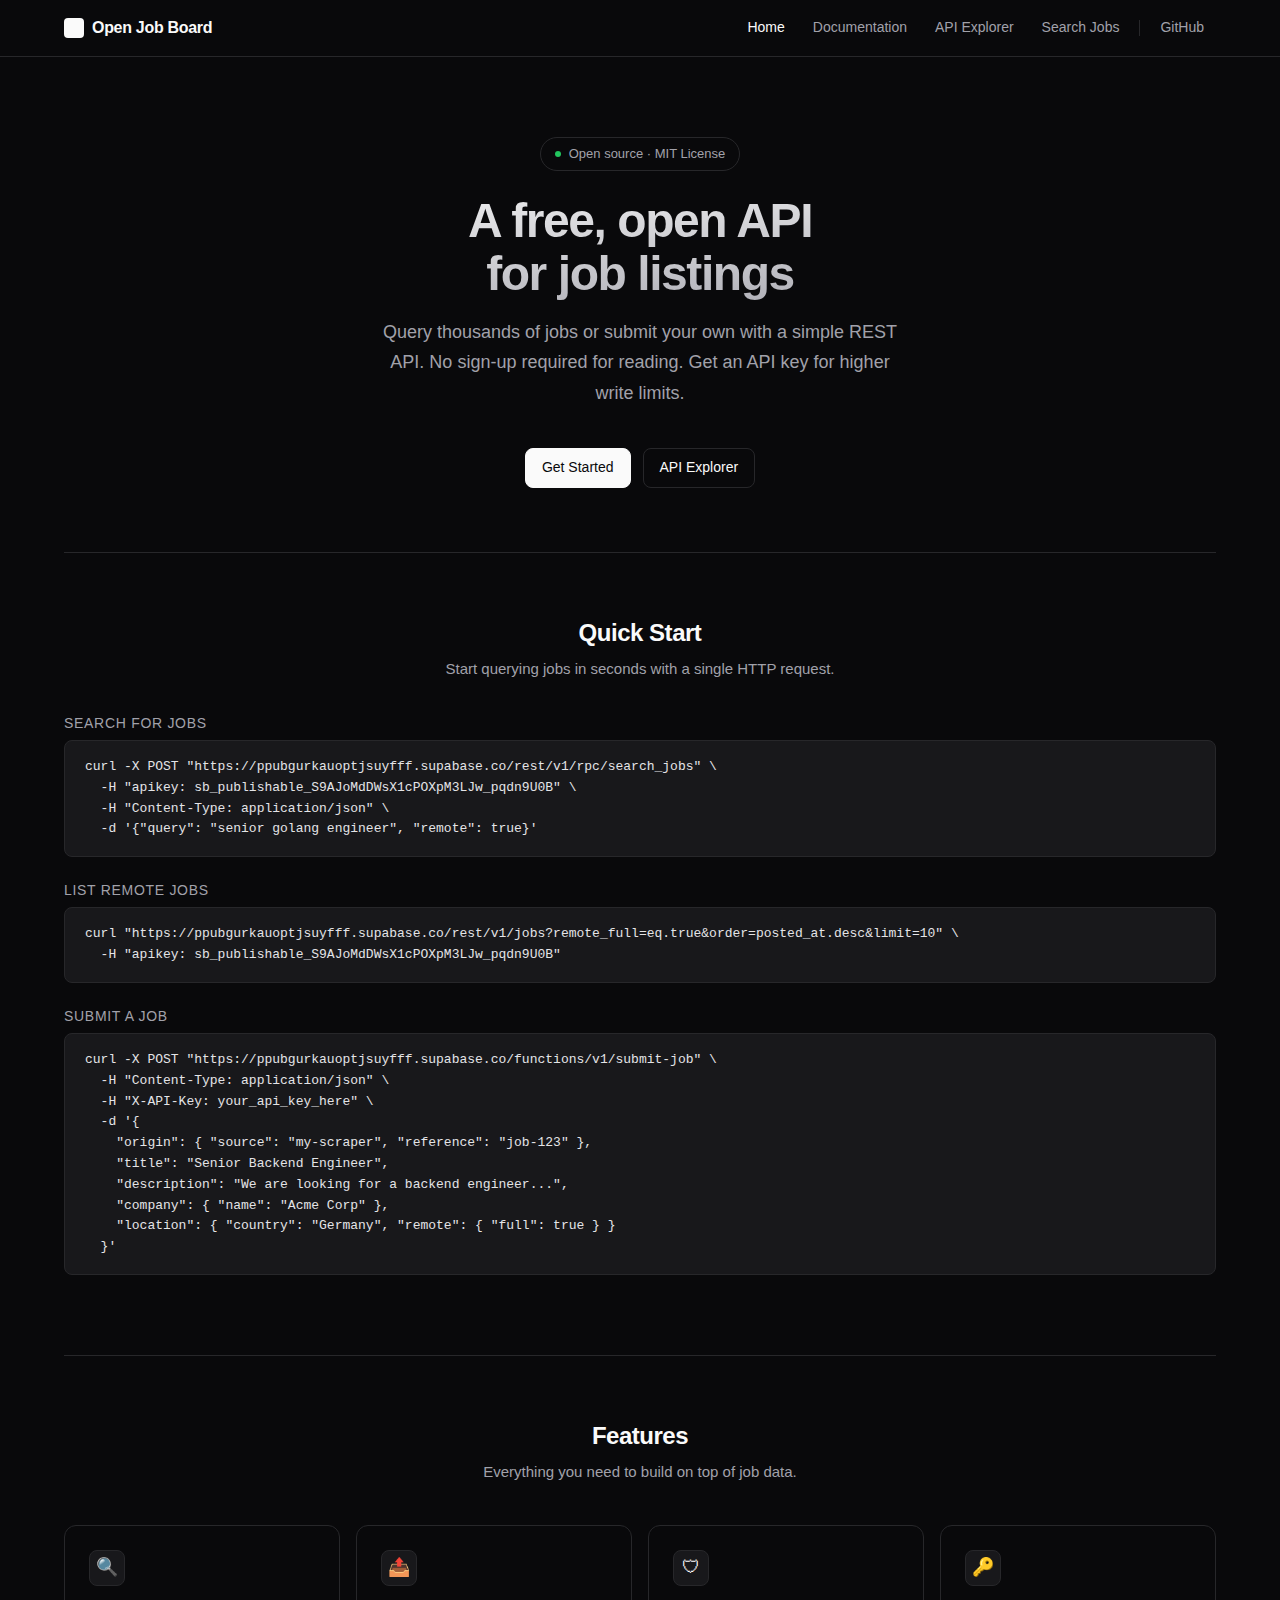
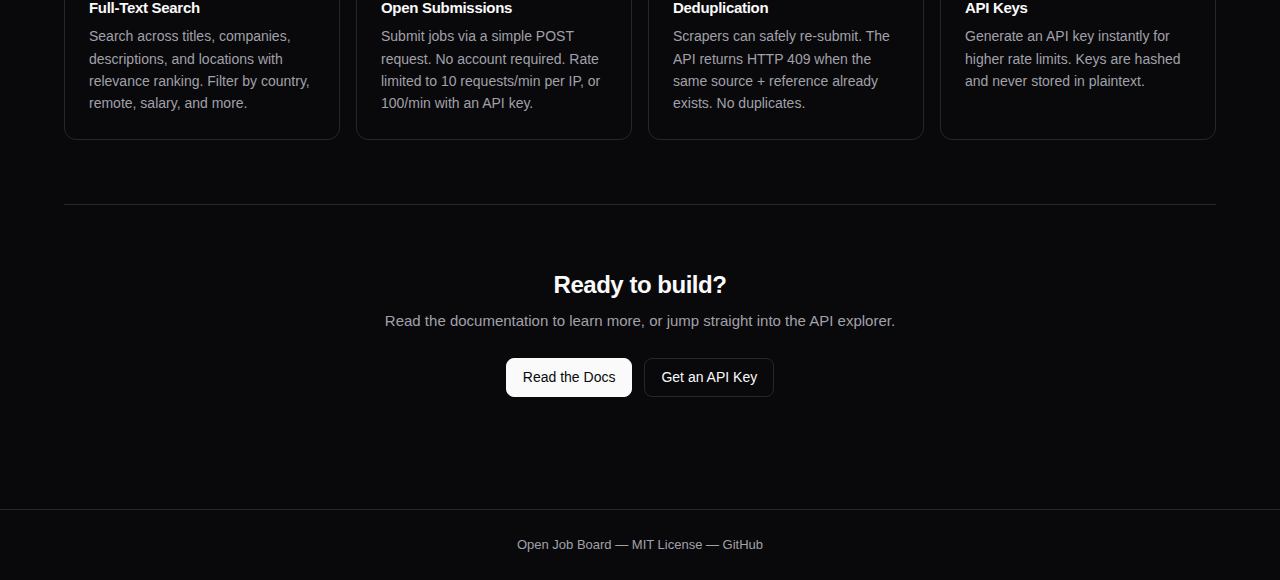
<file: docs/index.html>
<!DOCTYPE html>
<html lang="en">
<head>
  <meta charset="UTF-8">
  <meta name="viewport" content="width=device-width, initial-scale=1.0">
  <title>Open Job Board - Free REST API for Job Listings</title>
  <meta name="description" content="A free, open REST API for job listings. Submit and query jobs with a simple API. No sign-up required.">
  <link rel="stylesheet" href="assets/style.css">
</head>
<body>
  <header class="site-header">
    <div class="container">
      <a href="index.html" class="logo">
        <div class="logo-icon"></div>
        Open Job Board
      </a>
      <button class="nav-toggle" onclick="document.querySelector('.site-header nav').classList.toggle('open')" aria-label="Toggle navigation">
        <svg viewBox="0 0 20 20" fill="currentColor"><path fill-rule="evenodd" d="M3 5a1 1 0 011-1h12a1 1 0 110 2H4a1 1 0 01-1-1zm0 5a1 1 0 011-1h12a1 1 0 110 2H4a1 1 0 01-1-1zm0 5a1 1 0 011-1h12a1 1 0 110 2H4a1 1 0 01-1-1z" clip-rule="evenodd"/></svg>
      </button>
      <nav>
        <a href="index.html" class="active">Home</a>
        <a href="docs.html">Documentation</a>
        <a href="api.html">API Explorer</a>
        <a href="search.html">Search Jobs</a>
        <span class="nav-separator"></span>
        <a href="https://github.com/almaju/open-job-board">GitHub</a>
      </nav>
    </div>
  </header>

  <main class="container">
    <section class="hero">
      <div class="hero-badge">
        <span class="badge-dot"></span>
        Open source &middot; MIT License
      </div>
      <h2>A free, open API<br>for job listings</h2>
      <p>Query thousands of jobs or submit your own with a simple REST API. No sign-up required for reading. Get an API key for higher write limits.</p>
      <div class="hero-actions">
        <a href="docs.html" class="btn btn-primary">Get Started</a>
        <a href="api.html" class="btn btn-secondary">API Explorer</a>
      </div>
    </section>

    <section class="quick-start">
      <h2>Quick Start</h2>
      <p>Start querying jobs in seconds with a single HTTP request.</p>

      <h3>Search for jobs</h3>
      <div class="code-block">
        <pre><code>curl -X POST "https://ppubgurkauoptjsuyfff.supabase.co/rest/v1/rpc/search_jobs" \
  -H "apikey: sb_publishable_S9AJoMdDWsX1cPOXpM3LJw_pqdn9U0B" \
  -H "Content-Type: application/json" \
  -d '{"query": "senior golang engineer", "remote": true}'</code></pre>
        <button class="copy-btn" onclick="copyCode(this)">Copy</button>
      </div>

      <h3>List remote jobs</h3>
      <div class="code-block">
        <pre><code>curl "https://ppubgurkauoptjsuyfff.supabase.co/rest/v1/jobs?remote_full=eq.true&amp;order=posted_at.desc&amp;limit=10" \
  -H "apikey: sb_publishable_S9AJoMdDWsX1cPOXpM3LJw_pqdn9U0B"</code></pre>
        <button class="copy-btn" onclick="copyCode(this)">Copy</button>
      </div>

      <h3>Submit a job</h3>
      <div class="code-block">
        <pre><code>curl -X POST "https://ppubgurkauoptjsuyfff.supabase.co/functions/v1/submit-job" \
  -H "Content-Type: application/json" \
  -H "X-API-Key: your_api_key_here" \
  -d '{
    "origin": { "source": "my-scraper", "reference": "job-123" },
    "title": "Senior Backend Engineer",
    "description": "We are looking for a backend engineer...",
    "company": { "name": "Acme Corp" },
    "location": { "country": "Germany", "remote": { "full": true } }
  }'</code></pre>
        <button class="copy-btn" onclick="copyCode(this)">Copy</button>
      </div>
    </section>

    <section class="features">
      <h2>Features</h2>
      <p>Everything you need to build on top of job data.</p>
      <div class="feature-grid">
        <div class="feature-card">
          <div class="feature-card-icon">&#x1F50D;</div>
          <h3>Full-Text Search</h3>
          <p>Search across titles, companies, descriptions, and locations with relevance ranking. Filter by country, remote, salary, and more.</p>
        </div>
        <div class="feature-card">
          <div class="feature-card-icon">&#x1F4E4;</div>
          <h3>Open Submissions</h3>
          <p>Submit jobs via a simple POST request. No account required. Rate limited to 10 requests/min per IP, or 100/min with an API key.</p>
        </div>
        <div class="feature-card">
          <div class="feature-card-icon">&#x1F6E1;</div>
          <h3>Deduplication</h3>
          <p>Scrapers can safely re-submit. The API returns HTTP 409 when the same source + reference already exists. No duplicates.</p>
        </div>
        <div class="feature-card">
          <div class="feature-card-icon">&#x1F511;</div>
          <h3>API Keys</h3>
          <p>Generate an API key instantly for higher rate limits. Keys are hashed and never stored in plaintext.</p>
        </div>
      </div>
    </section>

    <section class="api-key-section">
      <h2>Ready to build?</h2>
      <p>Read the documentation to learn more, or jump straight into the API explorer.</p>
      <div class="hero-actions">
        <a href="docs.html" class="btn btn-primary">Read the Docs</a>
        <a href="docs.html#create-api-key" class="btn btn-secondary">Get an API Key</a>
      </div>
    </section>
  </main>

  <footer class="site-footer">
    <div class="container">
      <p>Open Job Board &mdash; MIT License &mdash; <a href="https://github.com/almaju/open-job-board">GitHub</a></p>
    </div>
  </footer>

  <script>
    function copyCode(btn) {
      const code = btn.previousElementSibling.querySelector('code');
      navigator.clipboard.writeText(code.textContent).then(() => {
        btn.textContent = 'Copied!';
        btn.classList.add('copied');
        setTimeout(() => { btn.textContent = 'Copy'; btn.classList.remove('copied'); }, 2000);
      });
    }
  </script>
</body>
</html>
</file>
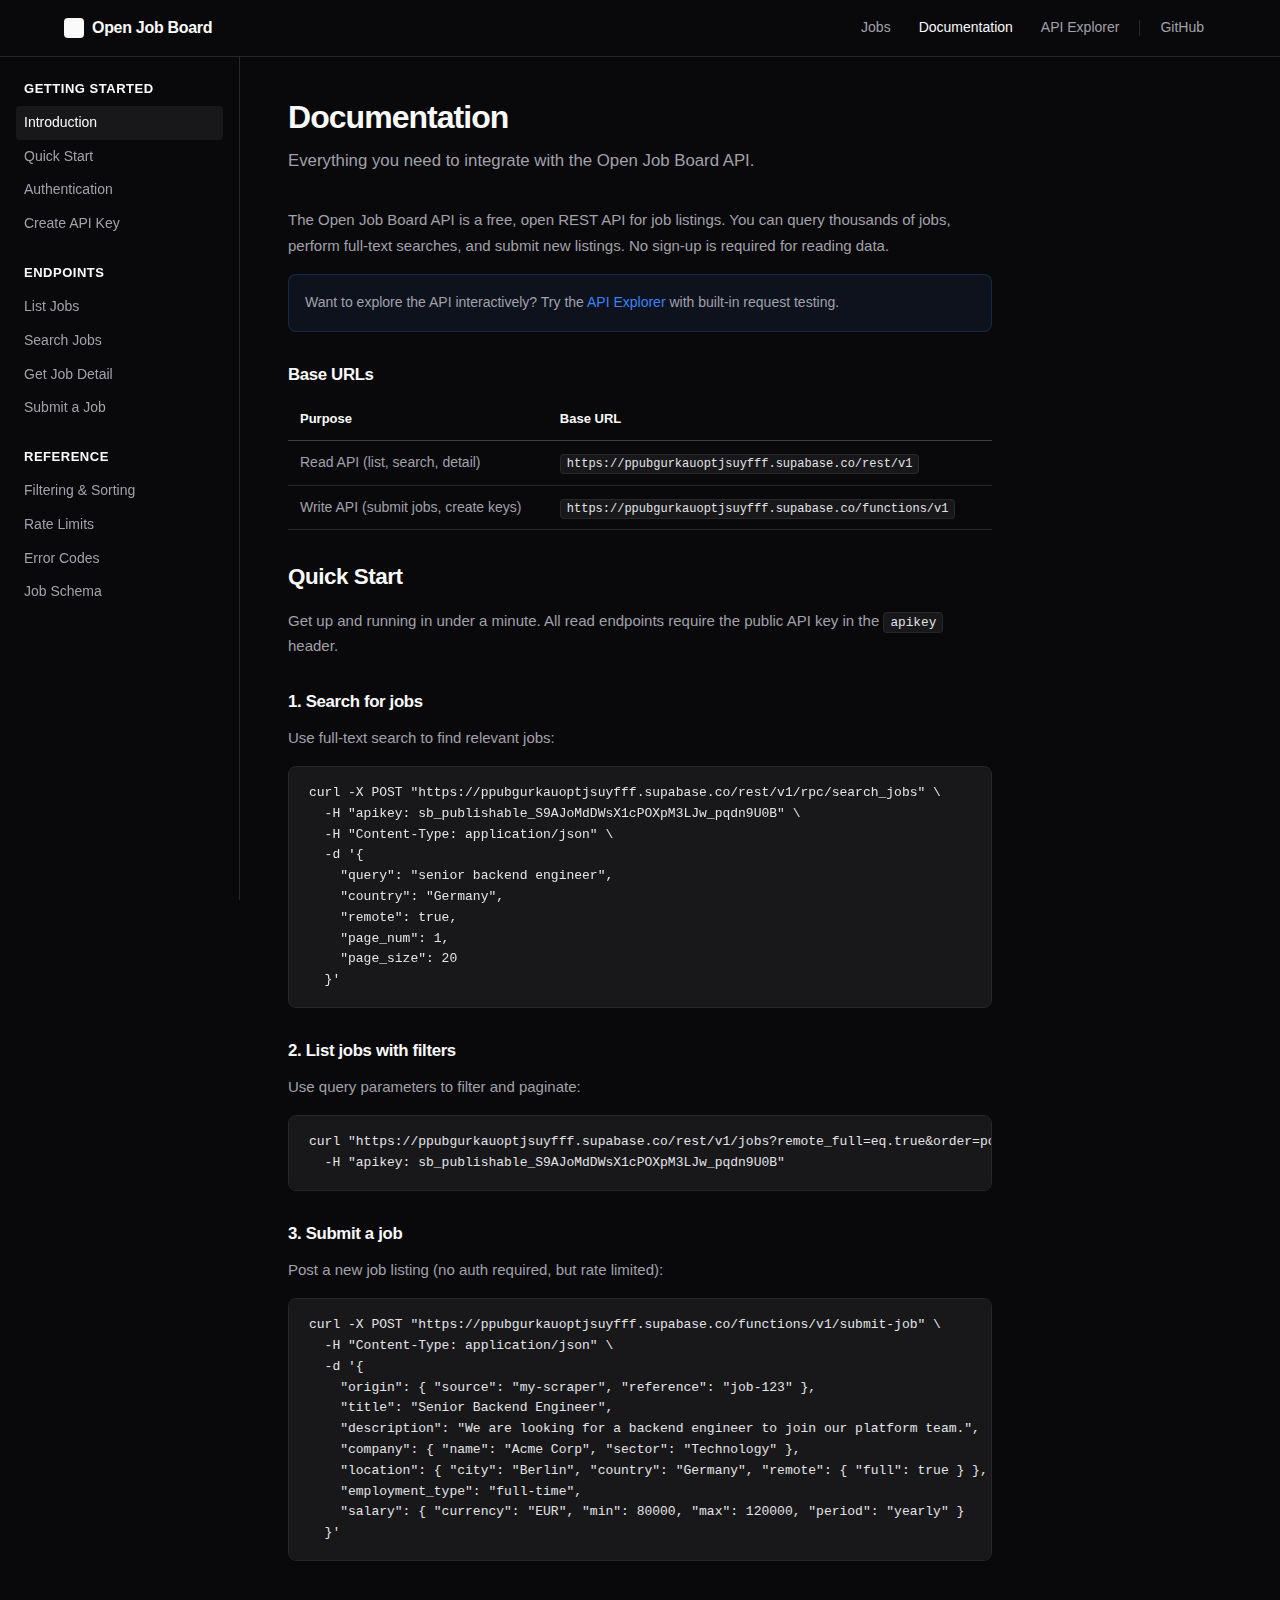
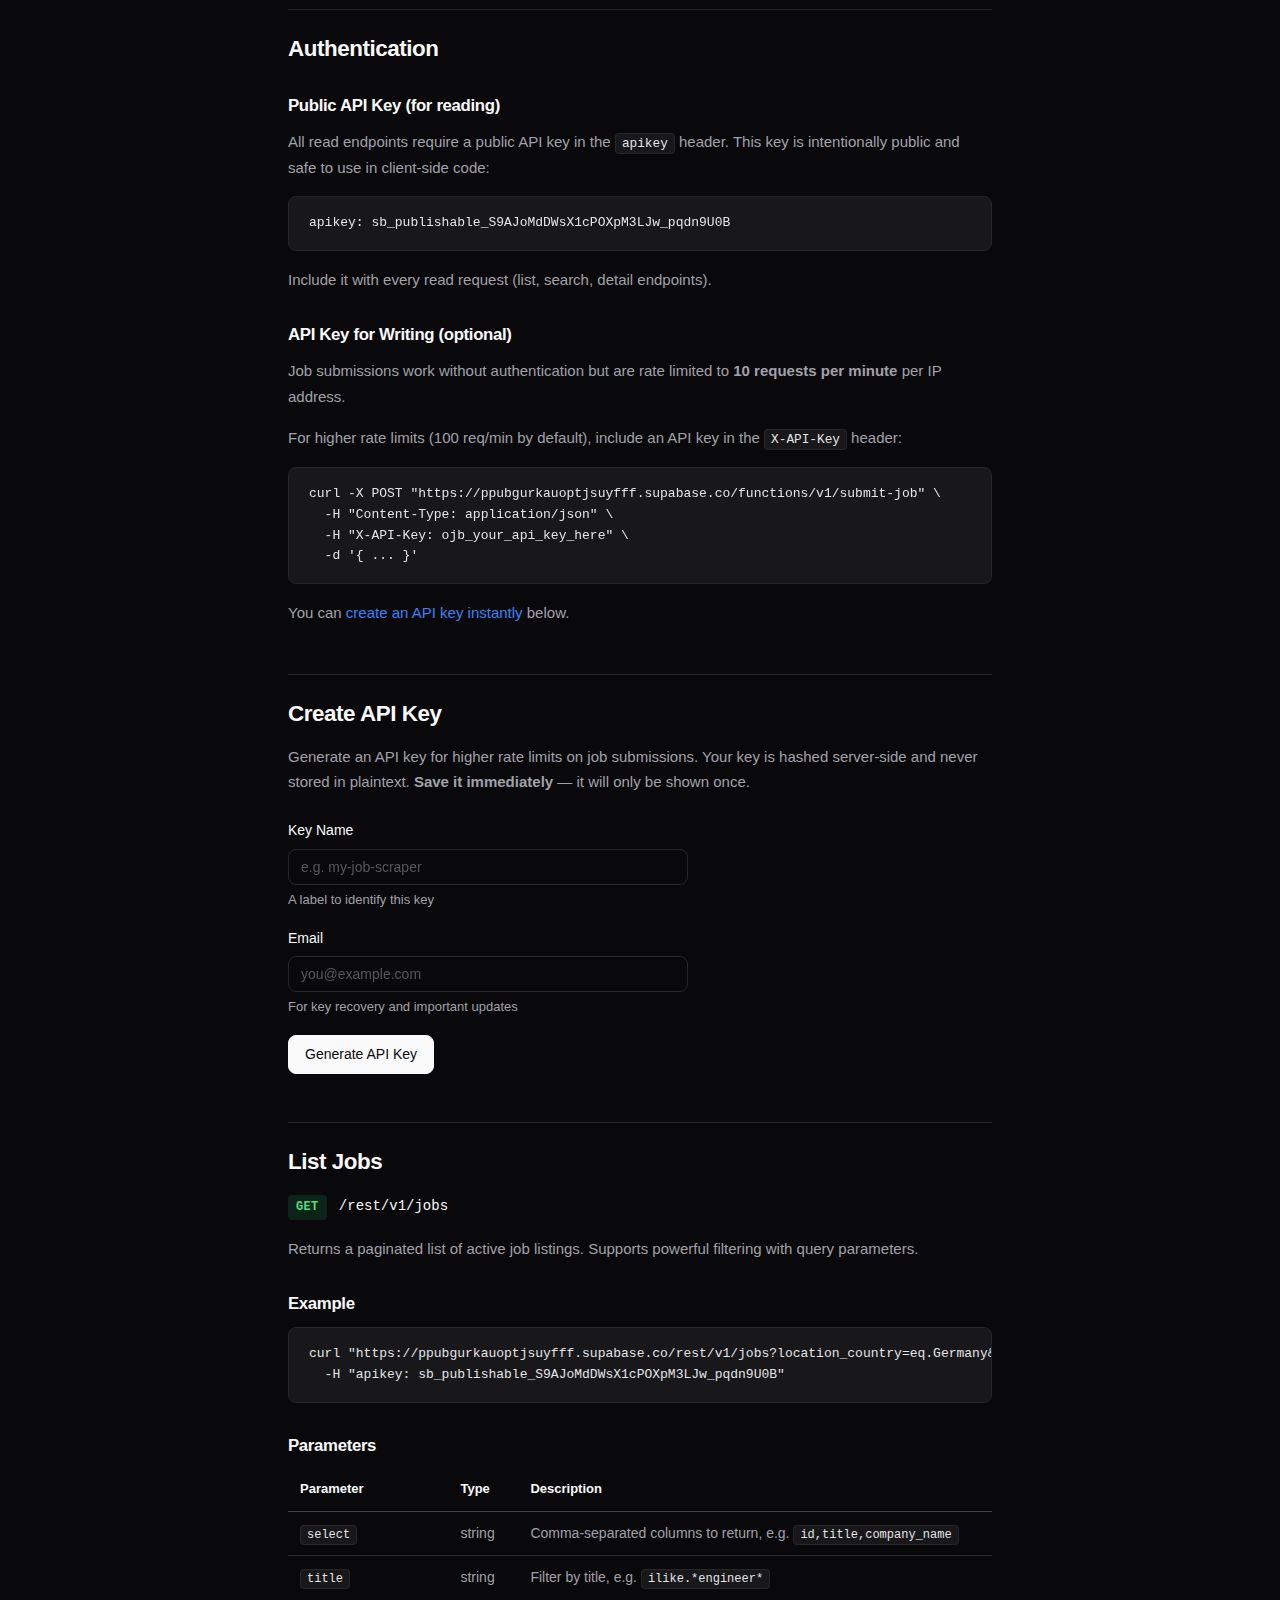
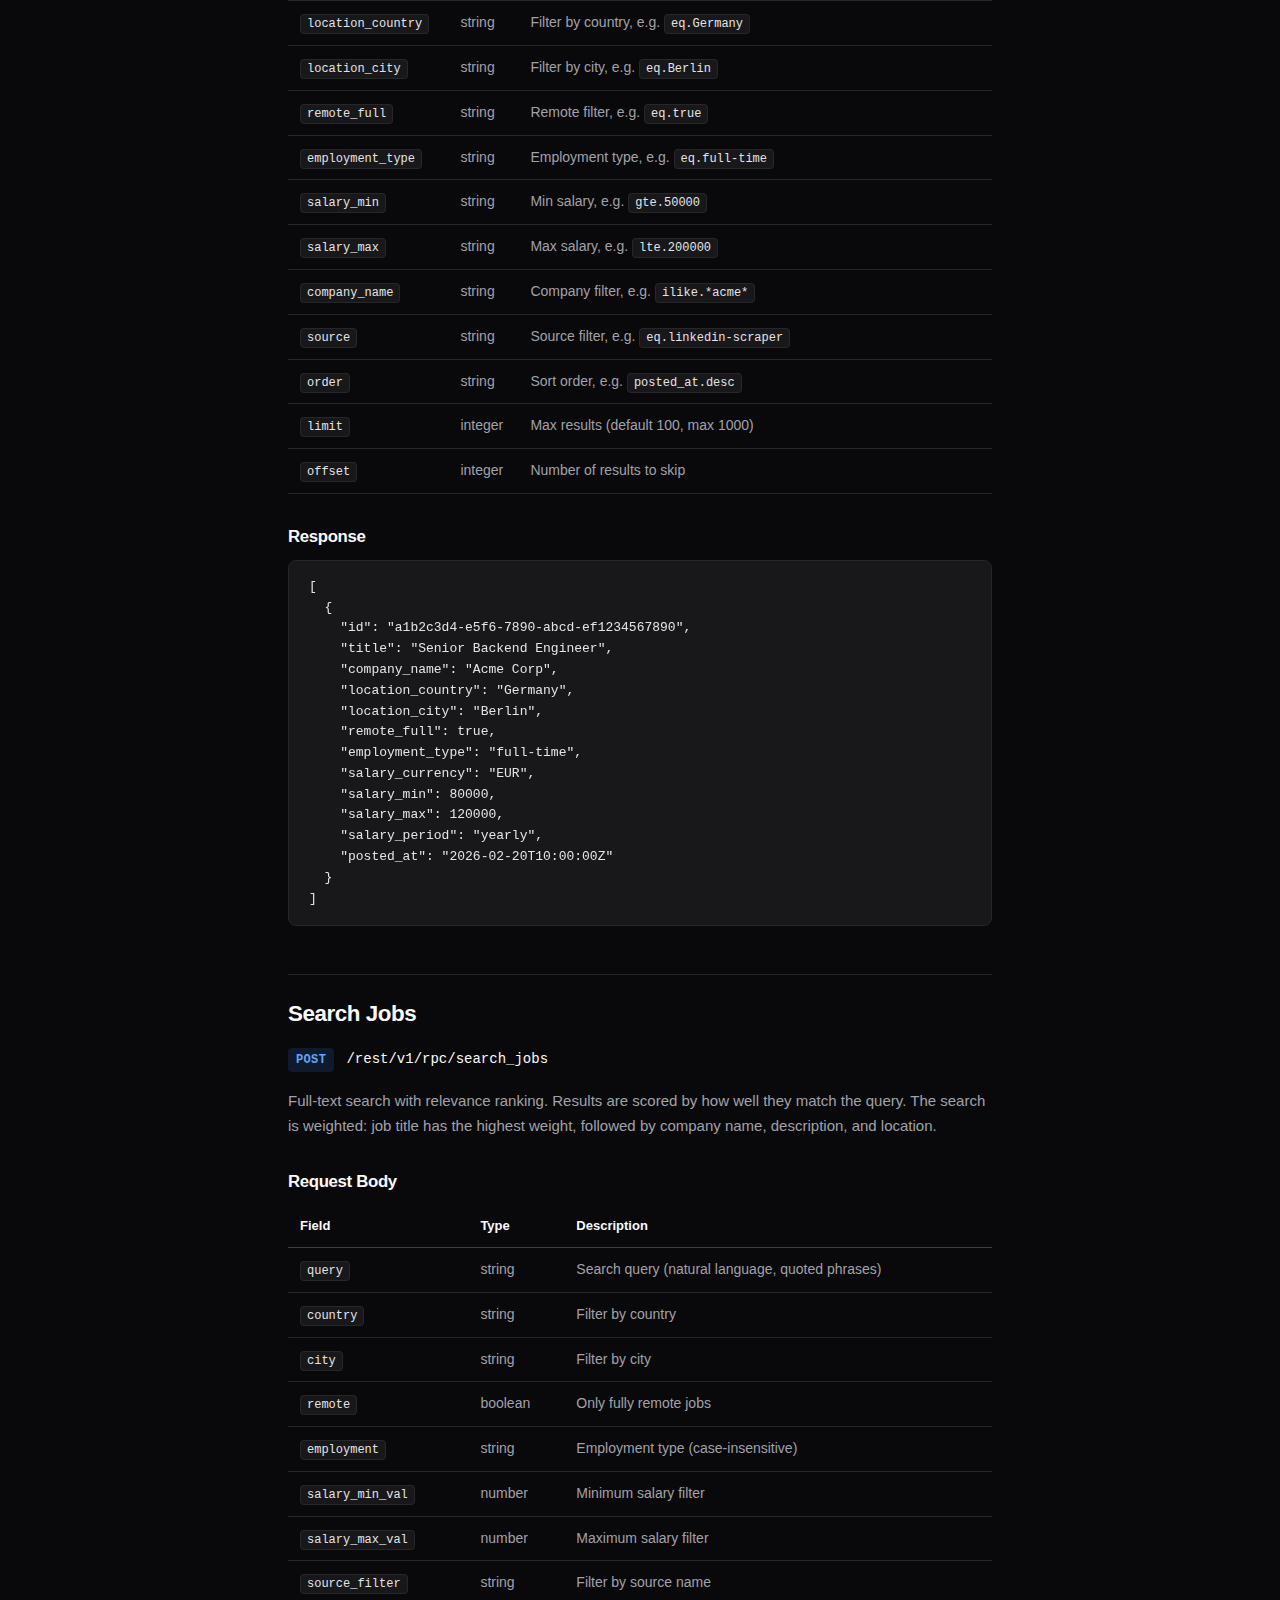
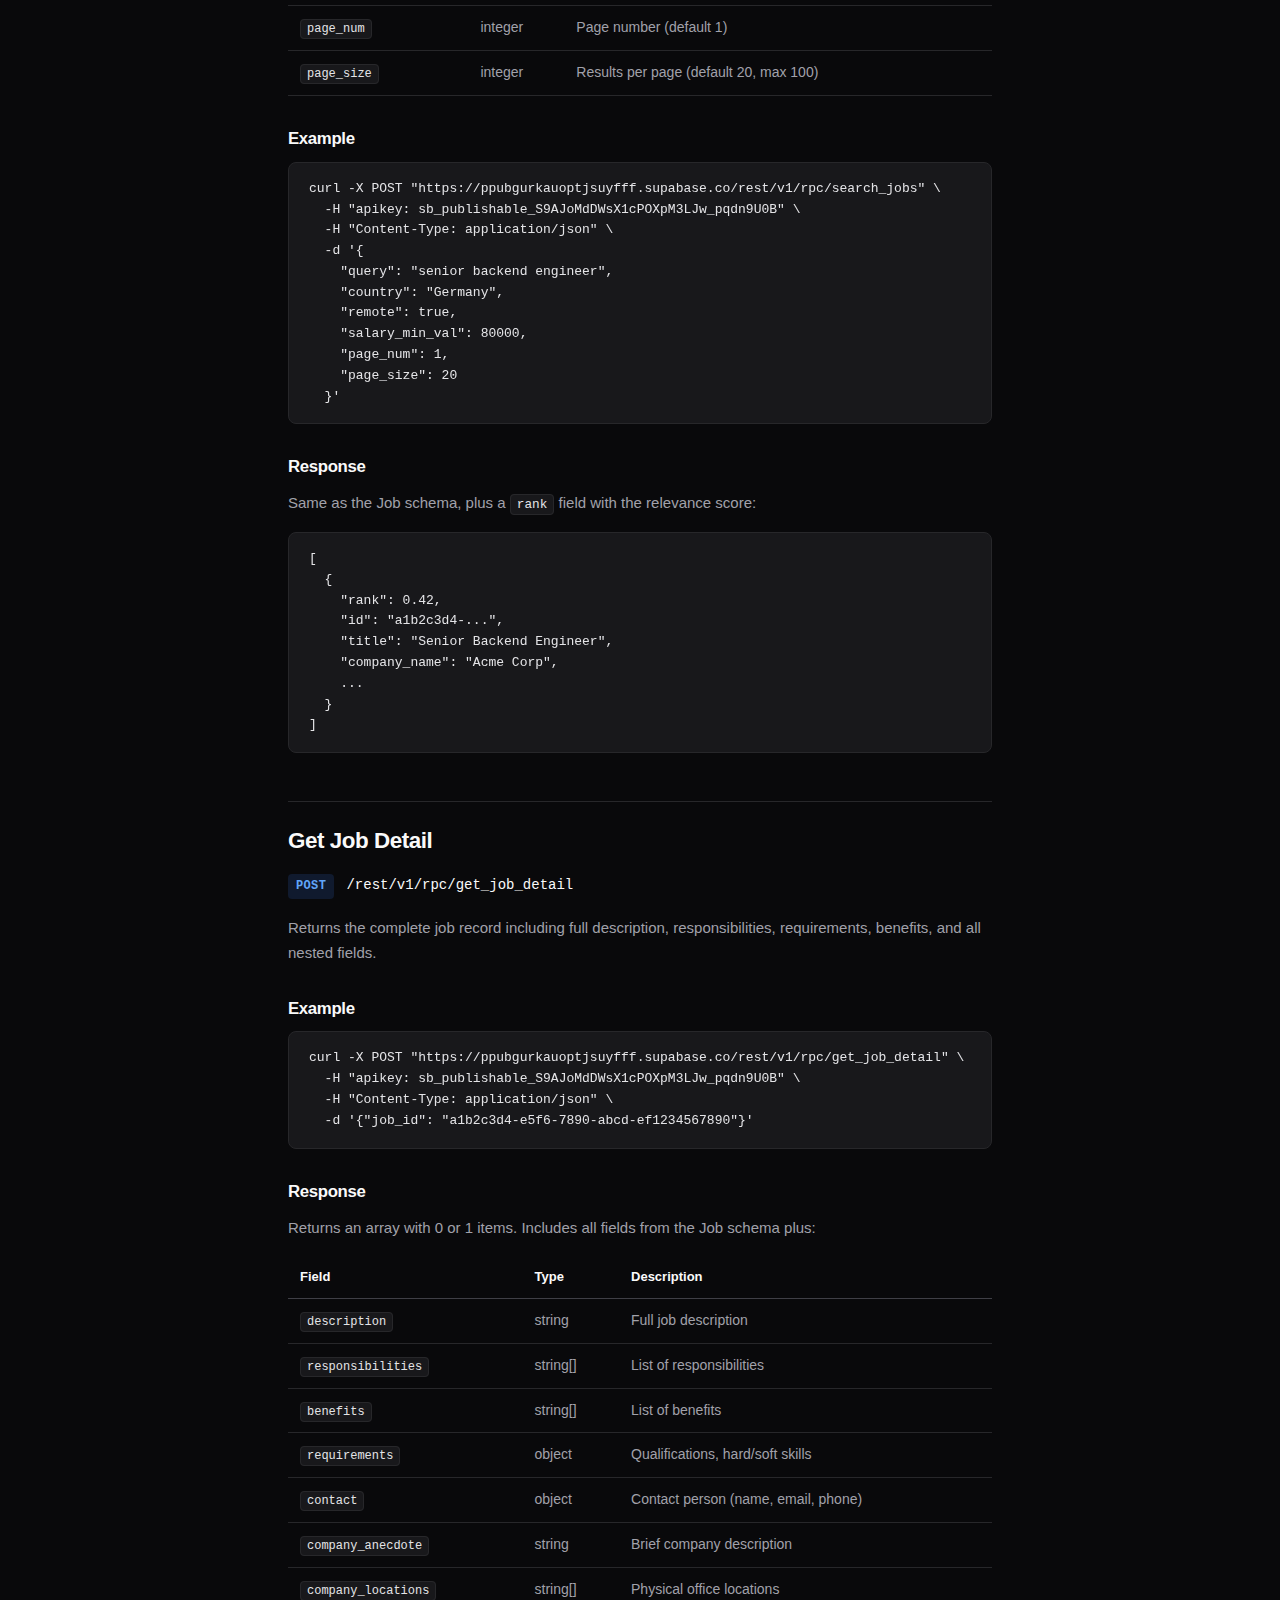
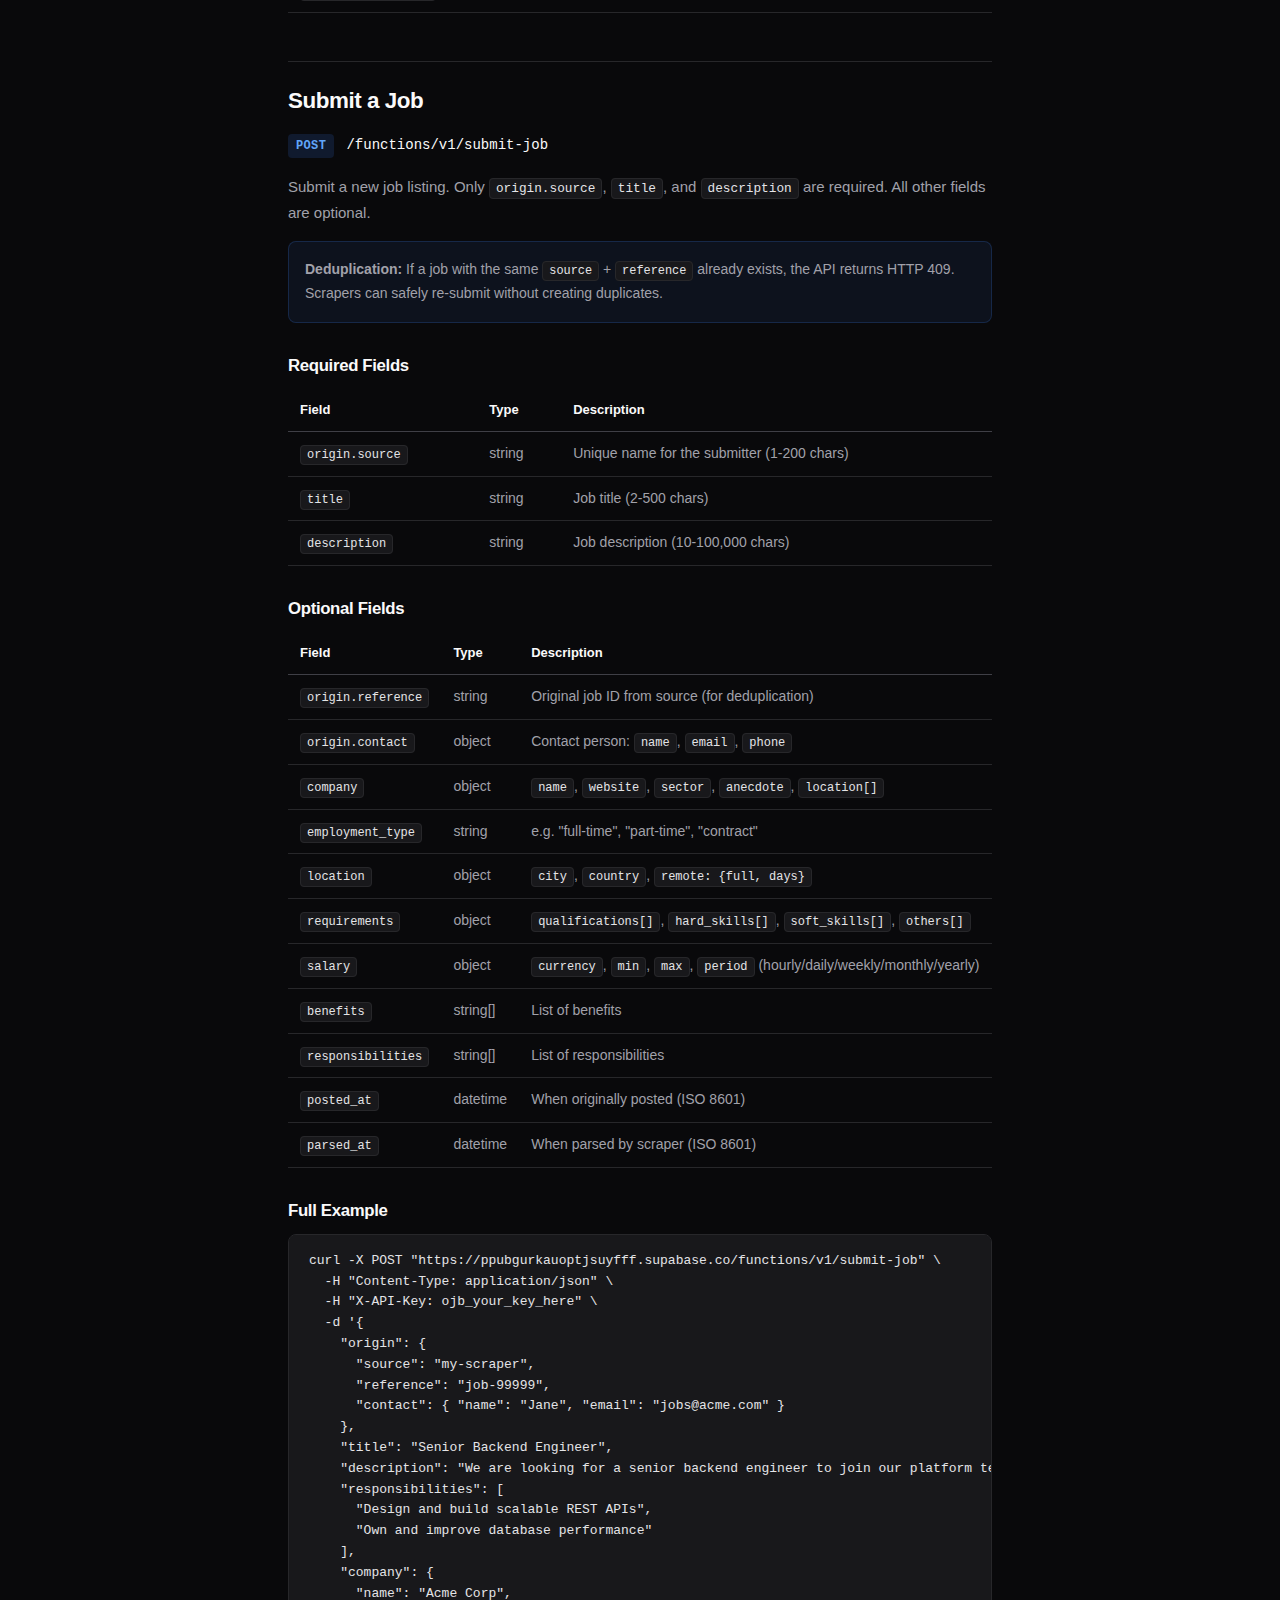
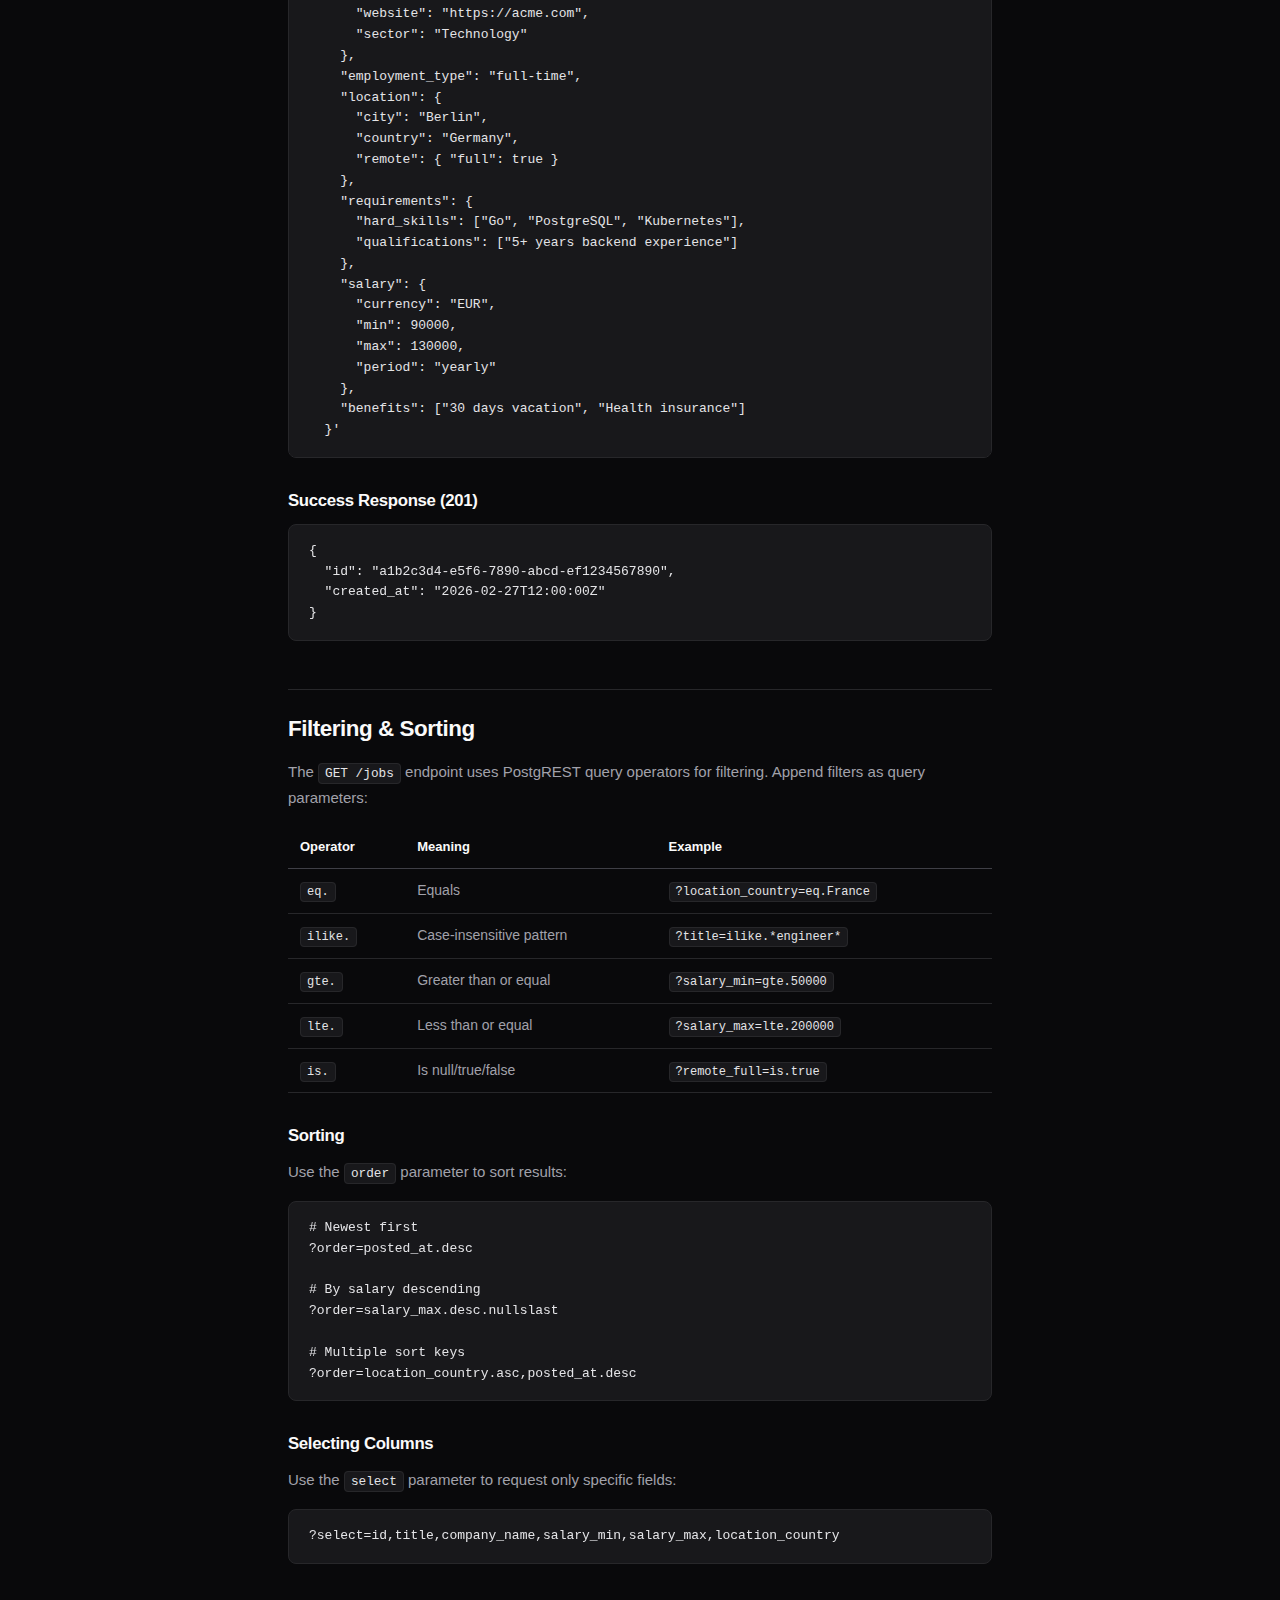
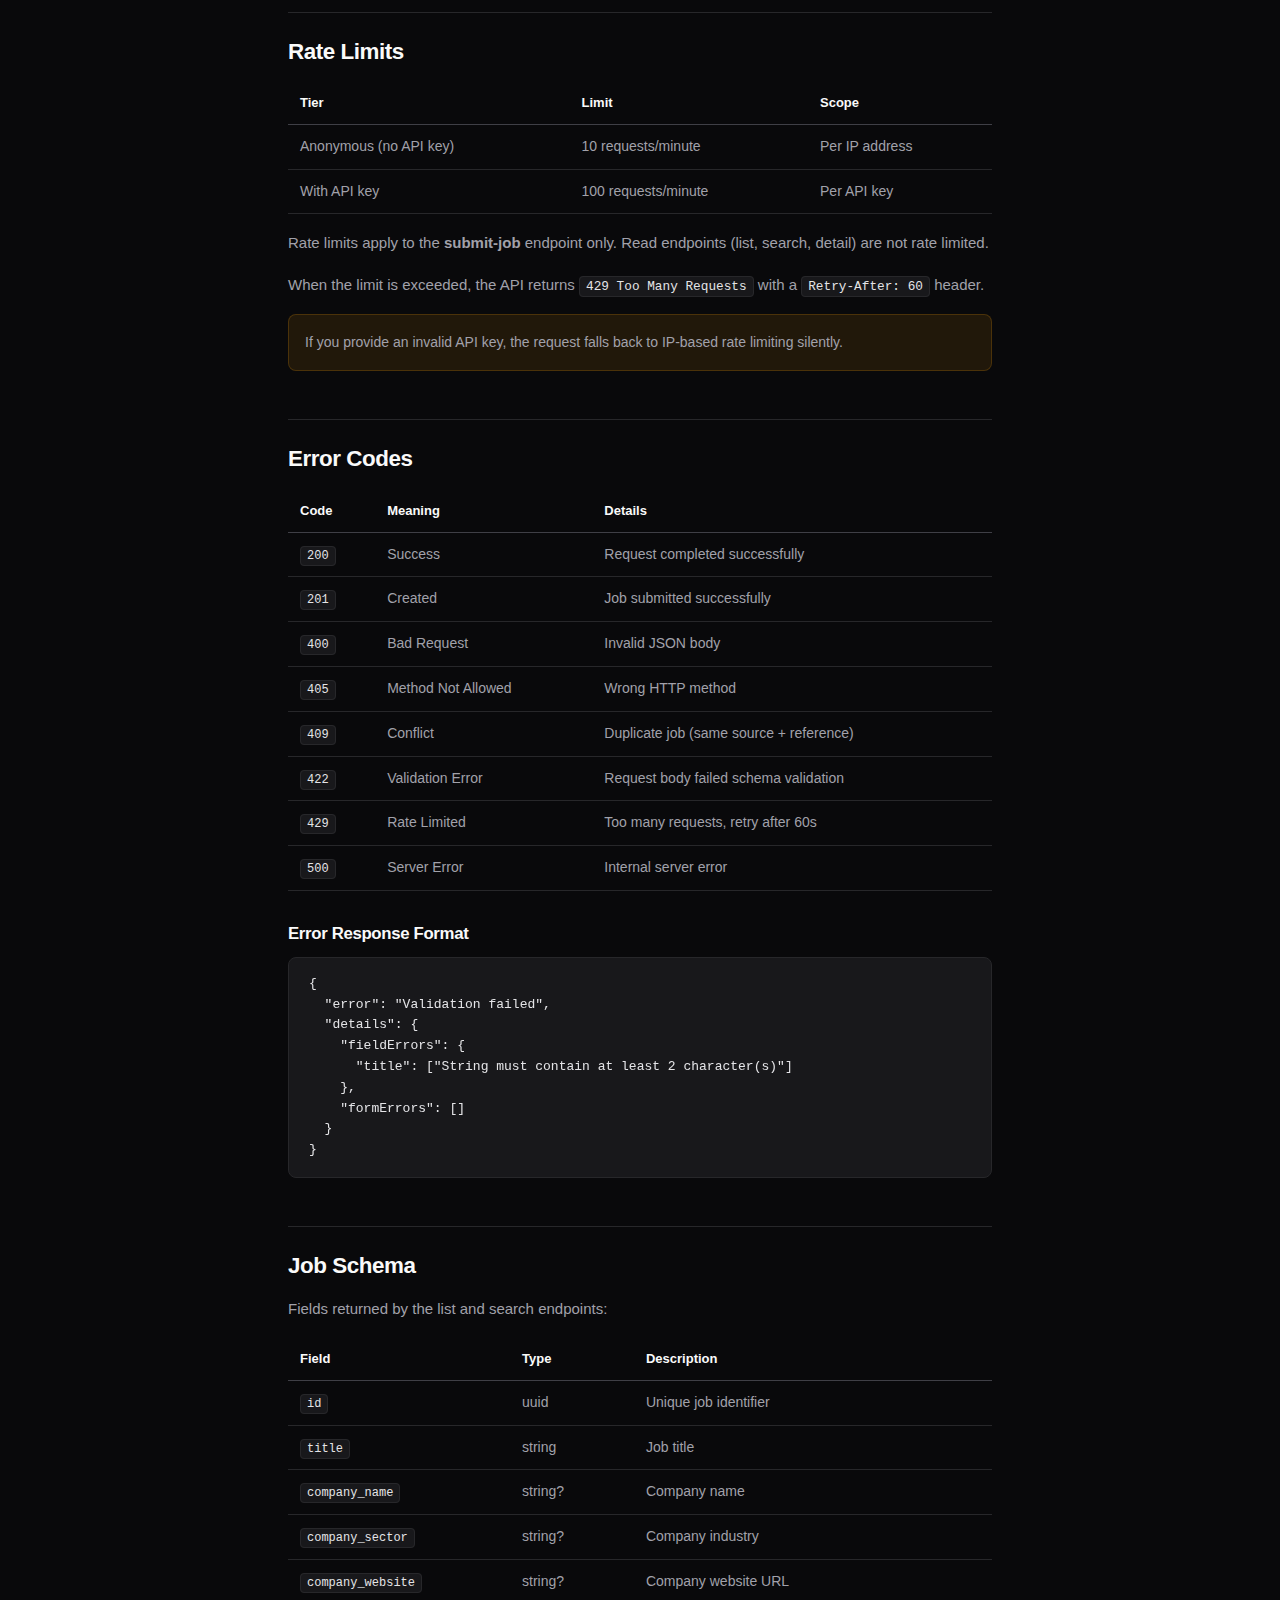
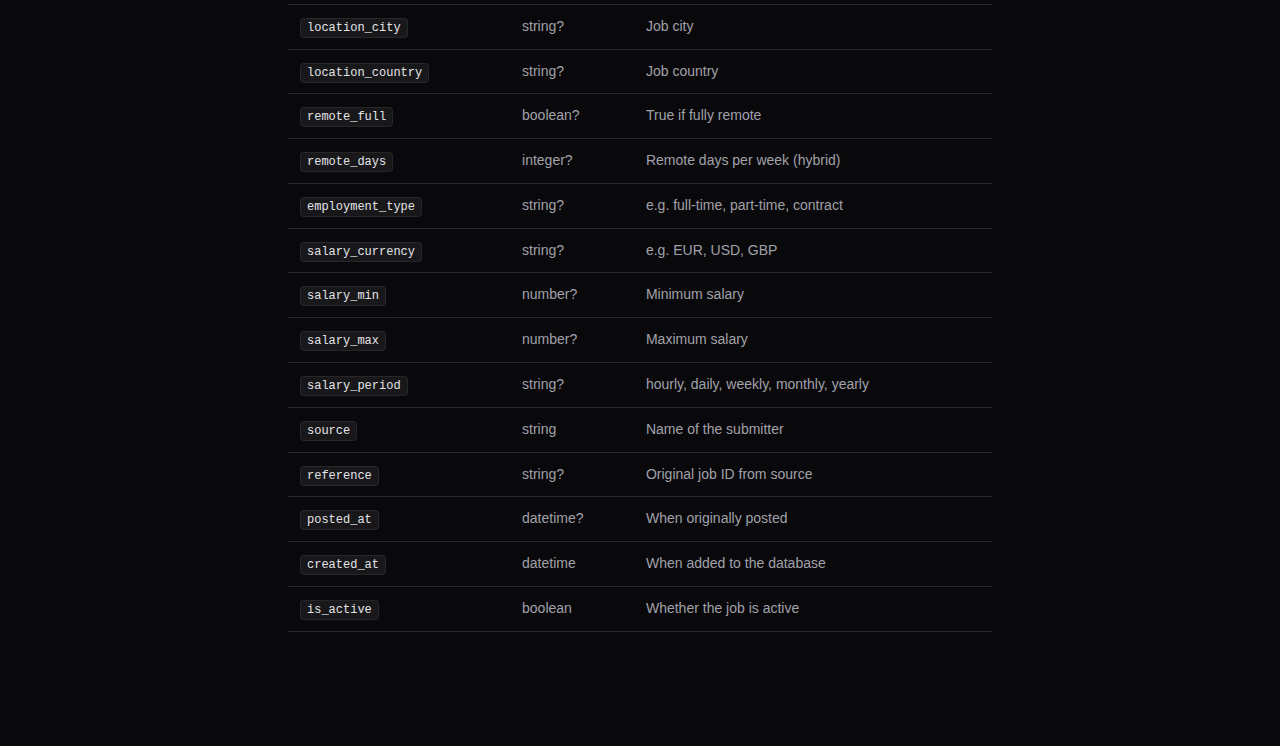
<file: docs/docs/index.html>
<!DOCTYPE html>
<html lang="en">
<head>
  <meta charset="UTF-8">
  <meta name="viewport" content="width=device-width, initial-scale=1.0">
  <title>Documentation - Open Job Board</title>
  <meta name="description" content="Complete API documentation for the Open Job Board. Learn how to query, search, and submit job listings.">
  <link rel="stylesheet" href="../assets/style.css">
</head>
<body>
  <header class="site-header">
    <div class="container">
      <a href="../" class="logo">
        <div class="logo-icon"></div>
        Open Job Board
      </a>
      <button class="nav-toggle" onclick="document.querySelector('.site-header nav').classList.toggle('open')" aria-label="Toggle navigation">
        <svg viewBox="0 0 20 20" fill="currentColor"><path fill-rule="evenodd" d="M3 5a1 1 0 011-1h12a1 1 0 110 2H4a1 1 0 01-1-1zm0 5a1 1 0 011-1h12a1 1 0 110 2H4a1 1 0 01-1-1zm0 5a1 1 0 011-1h12a1 1 0 110 2H4a1 1 0 01-1-1z" clip-rule="evenodd"/></svg>
      </button>
      <nav>
        <a href="../">Jobs</a>
        <a href="./" class="active">Documentation</a>
        <a href="api.html">API Explorer</a>
        <span class="nav-separator"></span>
        <a href="https://github.com/almaju/open-job-board">GitHub</a>
      </nav>
    </div>
  </header>

  <div class="docs-layout">
    <aside class="docs-sidebar" id="docs-sidebar">
      <div class="docs-sidebar-section">
        <h4>Getting Started</h4>
        <a href="#introduction">Introduction</a>
        <a href="#quick-start">Quick Start</a>
        <a href="#authentication">Authentication</a>
        <a href="#create-api-key">Create API Key</a>
      </div>
      <div class="docs-sidebar-section">
        <h4>Endpoints</h4>
        <a href="#list-jobs">List Jobs</a>
        <a href="#search-jobs">Search Jobs</a>
        <a href="#get-job-detail">Get Job Detail</a>
        <a href="#submit-job">Submit a Job</a>
      </div>
      <div class="docs-sidebar-section">
        <h4>Reference</h4>
        <a href="#filtering">Filtering &amp; Sorting</a>
        <a href="#rate-limits">Rate Limits</a>
        <a href="#error-codes">Error Codes</a>
        <a href="#job-schema">Job Schema</a>
      </div>
    </aside>

    <main class="docs-content">
      <!-- Introduction -->
      <h1 id="introduction">Documentation</h1>
      <p class="subtitle">Everything you need to integrate with the Open Job Board API.</p>

      <p>The Open Job Board API is a free, open REST API for job listings. You can query thousands of jobs, perform full-text searches, and submit new listings. No sign-up is required for reading data.</p>

      <div class="alert alert-info">
        <p>Want to explore the API interactively? Try the <a href="api.html">API Explorer</a> with built-in request testing.</p>
      </div>

      <h3>Base URLs</h3>
      <table>
        <thead>
          <tr><th>Purpose</th><th>Base URL</th></tr>
        </thead>
        <tbody>
          <tr>
            <td>Read API (list, search, detail)</td>
            <td><code>https://ppubgurkauoptjsuyfff.supabase.co/rest/v1</code></td>
          </tr>
          <tr>
            <td>Write API (submit jobs, create keys)</td>
            <td><code>https://ppubgurkauoptjsuyfff.supabase.co/functions/v1</code></td>
          </tr>
        </tbody>
      </table>

      <!-- Quick Start -->
      <h2 id="quick-start">Quick Start</h2>

      <p>Get up and running in under a minute. All read endpoints require the public API key in the <code>apikey</code> header.</p>

      <h3>1. Search for jobs</h3>
      <p>Use full-text search to find relevant jobs:</p>
      <div class="code-block">
        <pre><code>curl -X POST "https://ppubgurkauoptjsuyfff.supabase.co/rest/v1/rpc/search_jobs" \
  -H "apikey: sb_publishable_S9AJoMdDWsX1cPOXpM3LJw_pqdn9U0B" \
  -H "Content-Type: application/json" \
  -d '{
    "query": "senior backend engineer",
    "country": "Germany",
    "remote": true,
    "page_num": 1,
    "page_size": 20
  }'</code></pre>
        <button class="copy-btn" onclick="copyCode(this)">Copy</button>
      </div>

      <h3>2. List jobs with filters</h3>
      <p>Use query parameters to filter and paginate:</p>
      <div class="code-block">
        <pre><code>curl "https://ppubgurkauoptjsuyfff.supabase.co/rest/v1/jobs?remote_full=eq.true&amp;order=posted_at.desc&amp;limit=20" \
  -H "apikey: sb_publishable_S9AJoMdDWsX1cPOXpM3LJw_pqdn9U0B"</code></pre>
        <button class="copy-btn" onclick="copyCode(this)">Copy</button>
      </div>

      <h3>3. Submit a job</h3>
      <p>Post a new job listing (no auth required, but rate limited):</p>
      <div class="code-block">
        <pre><code>curl -X POST "https://ppubgurkauoptjsuyfff.supabase.co/functions/v1/submit-job" \
  -H "Content-Type: application/json" \
  -d '{
    "origin": { "source": "my-scraper", "reference": "job-123" },
    "title": "Senior Backend Engineer",
    "description": "We are looking for a backend engineer to join our platform team.",
    "company": { "name": "Acme Corp", "sector": "Technology" },
    "location": { "city": "Berlin", "country": "Germany", "remote": { "full": true } },
    "employment_type": "full-time",
    "salary": { "currency": "EUR", "min": 80000, "max": 120000, "period": "yearly" }
  }'</code></pre>
        <button class="copy-btn" onclick="copyCode(this)">Copy</button>
      </div>

      <!-- Authentication -->
      <h2 id="authentication">Authentication</h2>

      <h3>Public API Key (for reading)</h3>
      <p>All read endpoints require a public API key in the <code>apikey</code> header. This key is intentionally public and safe to use in client-side code:</p>
      <div class="code-block">
        <pre><code>apikey: sb_publishable_S9AJoMdDWsX1cPOXpM3LJw_pqdn9U0B</code></pre>
        <button class="copy-btn" onclick="copyCode(this)">Copy</button>
      </div>
      <p>Include it with every read request (list, search, detail endpoints).</p>

      <h3>API Key for Writing (optional)</h3>
      <p>Job submissions work without authentication but are rate limited to <strong>10 requests per minute</strong> per IP address.</p>
      <p>For higher rate limits (100 req/min by default), include an API key in the <code>X-API-Key</code> header:</p>
      <div class="code-block">
        <pre><code>curl -X POST "https://ppubgurkauoptjsuyfff.supabase.co/functions/v1/submit-job" \
  -H "Content-Type: application/json" \
  -H "X-API-Key: ojb_your_api_key_here" \
  -d '{ ... }'</code></pre>
        <button class="copy-btn" onclick="copyCode(this)">Copy</button>
      </div>
      <p>You can <a href="#create-api-key">create an API key instantly</a> below.</p>

      <!-- Create API Key -->
      <h2 id="create-api-key">Create API Key</h2>

      <p>Generate an API key for higher rate limits on job submissions. Your key is hashed server-side and never stored in plaintext. <strong>Save it immediately</strong> &mdash; it will only be shown once.</p>

      <form id="create-key-form" style="max-width: 400px; margin: 24px 0;">
        <div class="form-group">
          <label for="key-name">Key Name</label>
          <input type="text" id="key-name" placeholder="e.g. my-job-scraper" required minlength="1" maxlength="100">
          <span class="form-hint">A label to identify this key</span>
        </div>
        <div class="form-group">
          <label for="key-email">Email</label>
          <input type="email" id="key-email" placeholder="you@example.com" required maxlength="320">
          <span class="form-hint">For key recovery and important updates</span>
        </div>
        <button type="submit" class="btn btn-primary" id="create-key-btn">Generate API Key</button>
      </form>

      <div id="key-result"></div>

      <!-- List Jobs -->
      <h2 id="list-jobs">List Jobs</h2>
      <p>
        <span class="method-badge method-get">GET</span>
        <span class="endpoint-path">/rest/v1/jobs</span>
      </p>
      <p>Returns a paginated list of active job listings. Supports powerful filtering with query parameters.</p>

      <h3>Example</h3>
      <div class="code-block">
        <pre><code>curl "https://ppubgurkauoptjsuyfff.supabase.co/rest/v1/jobs?location_country=eq.Germany&amp;remote_full=eq.true&amp;order=posted_at.desc&amp;limit=20&amp;offset=0" \
  -H "apikey: sb_publishable_S9AJoMdDWsX1cPOXpM3LJw_pqdn9U0B"</code></pre>
        <button class="copy-btn" onclick="copyCode(this)">Copy</button>
      </div>

      <h3>Parameters</h3>
      <table>
        <thead>
          <tr><th>Parameter</th><th>Type</th><th>Description</th></tr>
        </thead>
        <tbody>
          <tr><td><code>select</code></td><td>string</td><td>Comma-separated columns to return, e.g. <code>id,title,company_name</code></td></tr>
          <tr><td><code>title</code></td><td>string</td><td>Filter by title, e.g. <code>ilike.*engineer*</code></td></tr>
          <tr><td><code>location_country</code></td><td>string</td><td>Filter by country, e.g. <code>eq.Germany</code></td></tr>
          <tr><td><code>location_city</code></td><td>string</td><td>Filter by city, e.g. <code>eq.Berlin</code></td></tr>
          <tr><td><code>remote_full</code></td><td>string</td><td>Remote filter, e.g. <code>eq.true</code></td></tr>
          <tr><td><code>employment_type</code></td><td>string</td><td>Employment type, e.g. <code>eq.full-time</code></td></tr>
          <tr><td><code>salary_min</code></td><td>string</td><td>Min salary, e.g. <code>gte.50000</code></td></tr>
          <tr><td><code>salary_max</code></td><td>string</td><td>Max salary, e.g. <code>lte.200000</code></td></tr>
          <tr><td><code>company_name</code></td><td>string</td><td>Company filter, e.g. <code>ilike.*acme*</code></td></tr>
          <tr><td><code>source</code></td><td>string</td><td>Source filter, e.g. <code>eq.linkedin-scraper</code></td></tr>
          <tr><td><code>order</code></td><td>string</td><td>Sort order, e.g. <code>posted_at.desc</code></td></tr>
          <tr><td><code>limit</code></td><td>integer</td><td>Max results (default 100, max 1000)</td></tr>
          <tr><td><code>offset</code></td><td>integer</td><td>Number of results to skip</td></tr>
        </tbody>
      </table>

      <h3>Response</h3>
      <div class="code-block">
        <pre><code>[
  {
    "id": "a1b2c3d4-e5f6-7890-abcd-ef1234567890",
    "title": "Senior Backend Engineer",
    "company_name": "Acme Corp",
    "location_country": "Germany",
    "location_city": "Berlin",
    "remote_full": true,
    "employment_type": "full-time",
    "salary_currency": "EUR",
    "salary_min": 80000,
    "salary_max": 120000,
    "salary_period": "yearly",
    "posted_at": "2026-02-20T10:00:00Z"
  }
]</code></pre>
        <button class="copy-btn" onclick="copyCode(this)">Copy</button>
      </div>

      <!-- Search Jobs -->
      <h2 id="search-jobs">Search Jobs</h2>
      <p>
        <span class="method-badge method-post">POST</span>
        <span class="endpoint-path">/rest/v1/rpc/search_jobs</span>
      </p>
      <p>Full-text search with relevance ranking. Results are scored by how well they match the query. The search is weighted: job title has the highest weight, followed by company name, description, and location.</p>

      <h3>Request Body</h3>
      <table>
        <thead>
          <tr><th>Field</th><th>Type</th><th>Description</th></tr>
        </thead>
        <tbody>
          <tr><td><code>query</code></td><td>string</td><td>Search query (natural language, quoted phrases)</td></tr>
          <tr><td><code>country</code></td><td>string</td><td>Filter by country</td></tr>
          <tr><td><code>city</code></td><td>string</td><td>Filter by city</td></tr>
          <tr><td><code>remote</code></td><td>boolean</td><td>Only fully remote jobs</td></tr>
          <tr><td><code>employment</code></td><td>string</td><td>Employment type (case-insensitive)</td></tr>
          <tr><td><code>salary_min_val</code></td><td>number</td><td>Minimum salary filter</td></tr>
          <tr><td><code>salary_max_val</code></td><td>number</td><td>Maximum salary filter</td></tr>
          <tr><td><code>source_filter</code></td><td>string</td><td>Filter by source name</td></tr>
          <tr><td><code>page_num</code></td><td>integer</td><td>Page number (default 1)</td></tr>
          <tr><td><code>page_size</code></td><td>integer</td><td>Results per page (default 20, max 100)</td></tr>
        </tbody>
      </table>

      <h3>Example</h3>
      <div class="code-block">
        <pre><code>curl -X POST "https://ppubgurkauoptjsuyfff.supabase.co/rest/v1/rpc/search_jobs" \
  -H "apikey: sb_publishable_S9AJoMdDWsX1cPOXpM3LJw_pqdn9U0B" \
  -H "Content-Type: application/json" \
  -d '{
    "query": "senior backend engineer",
    "country": "Germany",
    "remote": true,
    "salary_min_val": 80000,
    "page_num": 1,
    "page_size": 20
  }'</code></pre>
        <button class="copy-btn" onclick="copyCode(this)">Copy</button>
      </div>

      <h3>Response</h3>
      <p>Same as the Job schema, plus a <code>rank</code> field with the relevance score:</p>
      <div class="code-block">
        <pre><code>[
  {
    "rank": 0.42,
    "id": "a1b2c3d4-...",
    "title": "Senior Backend Engineer",
    "company_name": "Acme Corp",
    ...
  }
]</code></pre>
        <button class="copy-btn" onclick="copyCode(this)">Copy</button>
      </div>

      <!-- Get Job Detail -->
      <h2 id="get-job-detail">Get Job Detail</h2>
      <p>
        <span class="method-badge method-post">POST</span>
        <span class="endpoint-path">/rest/v1/rpc/get_job_detail</span>
      </p>
      <p>Returns the complete job record including full description, responsibilities, requirements, benefits, and all nested fields.</p>

      <h3>Example</h3>
      <div class="code-block">
        <pre><code>curl -X POST "https://ppubgurkauoptjsuyfff.supabase.co/rest/v1/rpc/get_job_detail" \
  -H "apikey: sb_publishable_S9AJoMdDWsX1cPOXpM3LJw_pqdn9U0B" \
  -H "Content-Type: application/json" \
  -d '{"job_id": "a1b2c3d4-e5f6-7890-abcd-ef1234567890"}'</code></pre>
        <button class="copy-btn" onclick="copyCode(this)">Copy</button>
      </div>

      <h3>Response</h3>
      <p>Returns an array with 0 or 1 items. Includes all fields from the Job schema plus:</p>
      <table>
        <thead>
          <tr><th>Field</th><th>Type</th><th>Description</th></tr>
        </thead>
        <tbody>
          <tr><td><code>description</code></td><td>string</td><td>Full job description</td></tr>
          <tr><td><code>responsibilities</code></td><td>string[]</td><td>List of responsibilities</td></tr>
          <tr><td><code>benefits</code></td><td>string[]</td><td>List of benefits</td></tr>
          <tr><td><code>requirements</code></td><td>object</td><td>Qualifications, hard/soft skills</td></tr>
          <tr><td><code>contact</code></td><td>object</td><td>Contact person (name, email, phone)</td></tr>
          <tr><td><code>company_anecdote</code></td><td>string</td><td>Brief company description</td></tr>
          <tr><td><code>company_locations</code></td><td>string[]</td><td>Physical office locations</td></tr>
        </tbody>
      </table>

      <!-- Submit Job -->
      <h2 id="submit-job">Submit a Job</h2>
      <p>
        <span class="method-badge method-post">POST</span>
        <span class="endpoint-path">/functions/v1/submit-job</span>
      </p>
      <p>Submit a new job listing. Only <code>origin.source</code>, <code>title</code>, and <code>description</code> are required. All other fields are optional.</p>

      <div class="alert alert-info">
        <p><strong>Deduplication:</strong> If a job with the same <code>source</code> + <code>reference</code> already exists, the API returns HTTP 409. Scrapers can safely re-submit without creating duplicates.</p>
      </div>

      <h3>Required Fields</h3>
      <table>
        <thead>
          <tr><th>Field</th><th>Type</th><th>Description</th></tr>
        </thead>
        <tbody>
          <tr><td><code>origin.source</code></td><td>string</td><td>Unique name for the submitter (1-200 chars)</td></tr>
          <tr><td><code>title</code></td><td>string</td><td>Job title (2-500 chars)</td></tr>
          <tr><td><code>description</code></td><td>string</td><td>Job description (10-100,000 chars)</td></tr>
        </tbody>
      </table>

      <h3>Optional Fields</h3>
      <table>
        <thead>
          <tr><th>Field</th><th>Type</th><th>Description</th></tr>
        </thead>
        <tbody>
          <tr><td><code>origin.reference</code></td><td>string</td><td>Original job ID from source (for deduplication)</td></tr>
          <tr><td><code>origin.contact</code></td><td>object</td><td>Contact person: <code>name</code>, <code>email</code>, <code>phone</code></td></tr>
          <tr><td><code>company</code></td><td>object</td><td><code>name</code>, <code>website</code>, <code>sector</code>, <code>anecdote</code>, <code>location[]</code></td></tr>
          <tr><td><code>employment_type</code></td><td>string</td><td>e.g. "full-time", "part-time", "contract"</td></tr>
          <tr><td><code>location</code></td><td>object</td><td><code>city</code>, <code>country</code>, <code>remote: {full, days}</code></td></tr>
          <tr><td><code>requirements</code></td><td>object</td><td><code>qualifications[]</code>, <code>hard_skills[]</code>, <code>soft_skills[]</code>, <code>others[]</code></td></tr>
          <tr><td><code>salary</code></td><td>object</td><td><code>currency</code>, <code>min</code>, <code>max</code>, <code>period</code> (hourly/daily/weekly/monthly/yearly)</td></tr>
          <tr><td><code>benefits</code></td><td>string[]</td><td>List of benefits</td></tr>
          <tr><td><code>responsibilities</code></td><td>string[]</td><td>List of responsibilities</td></tr>
          <tr><td><code>posted_at</code></td><td>datetime</td><td>When originally posted (ISO 8601)</td></tr>
          <tr><td><code>parsed_at</code></td><td>datetime</td><td>When parsed by scraper (ISO 8601)</td></tr>
        </tbody>
      </table>

      <h3>Full Example</h3>
      <div class="code-block">
        <pre><code>curl -X POST "https://ppubgurkauoptjsuyfff.supabase.co/functions/v1/submit-job" \
  -H "Content-Type: application/json" \
  -H "X-API-Key: ojb_your_key_here" \
  -d '{
    "origin": {
      "source": "my-scraper",
      "reference": "job-99999",
      "contact": { "name": "Jane", "email": "jobs@acme.com" }
    },
    "title": "Senior Backend Engineer",
    "description": "We are looking for a senior backend engineer to join our platform team and help us scale to millions of users.",
    "responsibilities": [
      "Design and build scalable REST APIs",
      "Own and improve database performance"
    ],
    "company": {
      "name": "Acme Corp",
      "website": "https://acme.com",
      "sector": "Technology"
    },
    "employment_type": "full-time",
    "location": {
      "city": "Berlin",
      "country": "Germany",
      "remote": { "full": true }
    },
    "requirements": {
      "hard_skills": ["Go", "PostgreSQL", "Kubernetes"],
      "qualifications": ["5+ years backend experience"]
    },
    "salary": {
      "currency": "EUR",
      "min": 90000,
      "max": 130000,
      "period": "yearly"
    },
    "benefits": ["30 days vacation", "Health insurance"]
  }'</code></pre>
        <button class="copy-btn" onclick="copyCode(this)">Copy</button>
      </div>

      <h3>Success Response (201)</h3>
      <div class="code-block">
        <pre><code>{
  "id": "a1b2c3d4-e5f6-7890-abcd-ef1234567890",
  "created_at": "2026-02-27T12:00:00Z"
}</code></pre>
        <button class="copy-btn" onclick="copyCode(this)">Copy</button>
      </div>

      <!-- Filtering -->
      <h2 id="filtering">Filtering &amp; Sorting</h2>

      <p>The <code>GET /jobs</code> endpoint uses PostgREST query operators for filtering. Append filters as query parameters:</p>

      <table>
        <thead>
          <tr><th>Operator</th><th>Meaning</th><th>Example</th></tr>
        </thead>
        <tbody>
          <tr><td><code>eq.</code></td><td>Equals</td><td><code>?location_country=eq.France</code></td></tr>
          <tr><td><code>ilike.</code></td><td>Case-insensitive pattern</td><td><code>?title=ilike.*engineer*</code></td></tr>
          <tr><td><code>gte.</code></td><td>Greater than or equal</td><td><code>?salary_min=gte.50000</code></td></tr>
          <tr><td><code>lte.</code></td><td>Less than or equal</td><td><code>?salary_max=lte.200000</code></td></tr>
          <tr><td><code>is.</code></td><td>Is null/true/false</td><td><code>?remote_full=is.true</code></td></tr>
        </tbody>
      </table>

      <h3>Sorting</h3>
      <p>Use the <code>order</code> parameter to sort results:</p>
      <div class="code-block">
        <pre><code># Newest first
?order=posted_at.desc

# By salary descending
?order=salary_max.desc.nullslast

# Multiple sort keys
?order=location_country.asc,posted_at.desc</code></pre>
        <button class="copy-btn" onclick="copyCode(this)">Copy</button>
      </div>

      <h3>Selecting Columns</h3>
      <p>Use the <code>select</code> parameter to request only specific fields:</p>
      <div class="code-block">
        <pre><code>?select=id,title,company_name,salary_min,salary_max,location_country</code></pre>
        <button class="copy-btn" onclick="copyCode(this)">Copy</button>
      </div>

      <!-- Rate Limits -->
      <h2 id="rate-limits">Rate Limits</h2>

      <table>
        <thead>
          <tr><th>Tier</th><th>Limit</th><th>Scope</th></tr>
        </thead>
        <tbody>
          <tr><td>Anonymous (no API key)</td><td>10 requests/minute</td><td>Per IP address</td></tr>
          <tr><td>With API key</td><td>100 requests/minute</td><td>Per API key</td></tr>
        </tbody>
      </table>

      <p>Rate limits apply to the <strong>submit-job</strong> endpoint only. Read endpoints (list, search, detail) are not rate limited.</p>

      <p>When the limit is exceeded, the API returns <code>429 Too Many Requests</code> with a <code>Retry-After: 60</code> header.</p>

      <div class="alert alert-warning">
        <p>If you provide an invalid API key, the request falls back to IP-based rate limiting silently.</p>
      </div>

      <!-- Error Codes -->
      <h2 id="error-codes">Error Codes</h2>

      <table>
        <thead>
          <tr><th>Code</th><th>Meaning</th><th>Details</th></tr>
        </thead>
        <tbody>
          <tr><td><code>200</code></td><td>Success</td><td>Request completed successfully</td></tr>
          <tr><td><code>201</code></td><td>Created</td><td>Job submitted successfully</td></tr>
          <tr><td><code>400</code></td><td>Bad Request</td><td>Invalid JSON body</td></tr>
          <tr><td><code>405</code></td><td>Method Not Allowed</td><td>Wrong HTTP method</td></tr>
          <tr><td><code>409</code></td><td>Conflict</td><td>Duplicate job (same source + reference)</td></tr>
          <tr><td><code>422</code></td><td>Validation Error</td><td>Request body failed schema validation</td></tr>
          <tr><td><code>429</code></td><td>Rate Limited</td><td>Too many requests, retry after 60s</td></tr>
          <tr><td><code>500</code></td><td>Server Error</td><td>Internal server error</td></tr>
        </tbody>
      </table>

      <h3>Error Response Format</h3>
      <div class="code-block">
        <pre><code>{
  "error": "Validation failed",
  "details": {
    "fieldErrors": {
      "title": ["String must contain at least 2 character(s)"]
    },
    "formErrors": []
  }
}</code></pre>
        <button class="copy-btn" onclick="copyCode(this)">Copy</button>
      </div>

      <!-- Job Schema -->
      <h2 id="job-schema">Job Schema</h2>

      <p>Fields returned by the list and search endpoints:</p>

      <table>
        <thead>
          <tr><th>Field</th><th>Type</th><th>Description</th></tr>
        </thead>
        <tbody>
          <tr><td><code>id</code></td><td>uuid</td><td>Unique job identifier</td></tr>
          <tr><td><code>title</code></td><td>string</td><td>Job title</td></tr>
          <tr><td><code>company_name</code></td><td>string?</td><td>Company name</td></tr>
          <tr><td><code>company_sector</code></td><td>string?</td><td>Company industry</td></tr>
          <tr><td><code>company_website</code></td><td>string?</td><td>Company website URL</td></tr>
          <tr><td><code>location_city</code></td><td>string?</td><td>Job city</td></tr>
          <tr><td><code>location_country</code></td><td>string?</td><td>Job country</td></tr>
          <tr><td><code>remote_full</code></td><td>boolean?</td><td>True if fully remote</td></tr>
          <tr><td><code>remote_days</code></td><td>integer?</td><td>Remote days per week (hybrid)</td></tr>
          <tr><td><code>employment_type</code></td><td>string?</td><td>e.g. full-time, part-time, contract</td></tr>
          <tr><td><code>salary_currency</code></td><td>string?</td><td>e.g. EUR, USD, GBP</td></tr>
          <tr><td><code>salary_min</code></td><td>number?</td><td>Minimum salary</td></tr>
          <tr><td><code>salary_max</code></td><td>number?</td><td>Maximum salary</td></tr>
          <tr><td><code>salary_period</code></td><td>string?</td><td>hourly, daily, weekly, monthly, yearly</td></tr>
          <tr><td><code>source</code></td><td>string</td><td>Name of the submitter</td></tr>
          <tr><td><code>reference</code></td><td>string?</td><td>Original job ID from source</td></tr>
          <tr><td><code>posted_at</code></td><td>datetime?</td><td>When originally posted</td></tr>
          <tr><td><code>created_at</code></td><td>datetime</td><td>When added to the database</td></tr>
          <tr><td><code>is_active</code></td><td>boolean</td><td>Whether the job is active</td></tr>
        </tbody>
      </table>

    </main>
  </div>

  <button class="sidebar-toggle" onclick="document.getElementById('docs-sidebar').classList.toggle('open')" aria-label="Toggle sidebar">
    &#9776;
  </button>

  <script>
    function copyCode(btn) {
      const code = btn.previousElementSibling.querySelector('code');
      navigator.clipboard.writeText(code.textContent).then(() => {
        btn.textContent = 'Copied!';
        btn.classList.add('copied');
        setTimeout(() => { btn.textContent = 'Copy'; btn.classList.remove('copied'); }, 2000);
      });
    }

    // Highlight active sidebar link on scroll
    const sections = document.querySelectorAll('[id]');
    const sidebarLinks = document.querySelectorAll('.docs-sidebar-section a');

    function updateActiveLink() {
      let current = '';
      sections.forEach(section => {
        const top = section.getBoundingClientRect().top;
        if (top < 120) current = section.id;
      });
      sidebarLinks.forEach(link => {
        link.classList.toggle('active', link.getAttribute('href') === '#' + current);
      });
    }

    window.addEventListener('scroll', updateActiveLink, { passive: true });
    updateActiveLink();

    // Close sidebar on mobile when clicking a link
    sidebarLinks.forEach(link => {
      link.addEventListener('click', () => {
        document.getElementById('docs-sidebar').classList.remove('open');
      });
    });

    // API Key creation form
    const API_URL = 'https://ppubgurkauoptjsuyfff.supabase.co/functions/v1';

    document.getElementById('create-key-form').addEventListener('submit', async (e) => {
      e.preventDefault();
      const name = document.getElementById('key-name').value.trim();
      const email = document.getElementById('key-email').value.trim();
      const btn = document.getElementById('create-key-btn');
      const resultDiv = document.getElementById('key-result');

      btn.disabled = true;
      btn.textContent = 'Generating...';
      resultDiv.innerHTML = '';

      try {
        const res = await fetch(`${API_URL}/create-api-key`, {
          method: 'POST',
          headers: { 'Content-Type': 'application/json' },
          body: JSON.stringify({ name, email }),
        });

        const data = await res.json();

        if (!res.ok) {
          resultDiv.innerHTML = `<div class="alert alert-error"><p>${escHtml(data.error || 'Something went wrong')}</p></div>`;
          return;
        }

        resultDiv.innerHTML = `
          <div class="alert alert-success">
            <p><strong>API Key Created</strong></p>
            <p>Save this key now. It will not be shown again.</p>
            <div class="key-display">
              <code id="api-key-value">${escHtml(data.key)}</code>
              <button class="btn-copy" onclick="copyApiKey()">Copy</button>
            </div>
            <p>Rate limit: <strong>${data.rate_limit} requests/minute</strong></p>
            <p>Use it in the <code>X-API-Key</code> header when submitting jobs.</p>
          </div>
        `;
      } catch (err) {
        resultDiv.innerHTML = `<div class="alert alert-error"><p>Network error: ${escHtml(err.message)}</p></div>`;
      } finally {
        btn.disabled = false;
        btn.textContent = 'Generate API Key';
      }
    });

    function copyApiKey() {
      const key = document.getElementById('api-key-value').textContent;
      navigator.clipboard.writeText(key).then(() => {
        const btn = document.querySelector('.key-display .btn-copy');
        btn.textContent = 'Copied!';
        btn.classList.add('copied');
        setTimeout(() => { btn.textContent = 'Copy'; btn.classList.remove('copied'); }, 2000);
      });
    }

    function escHtml(str) {
      const div = document.createElement('div');
      div.textContent = str;
      return div.innerHTML;
    }
  </script>
</body>
</html>
</file>
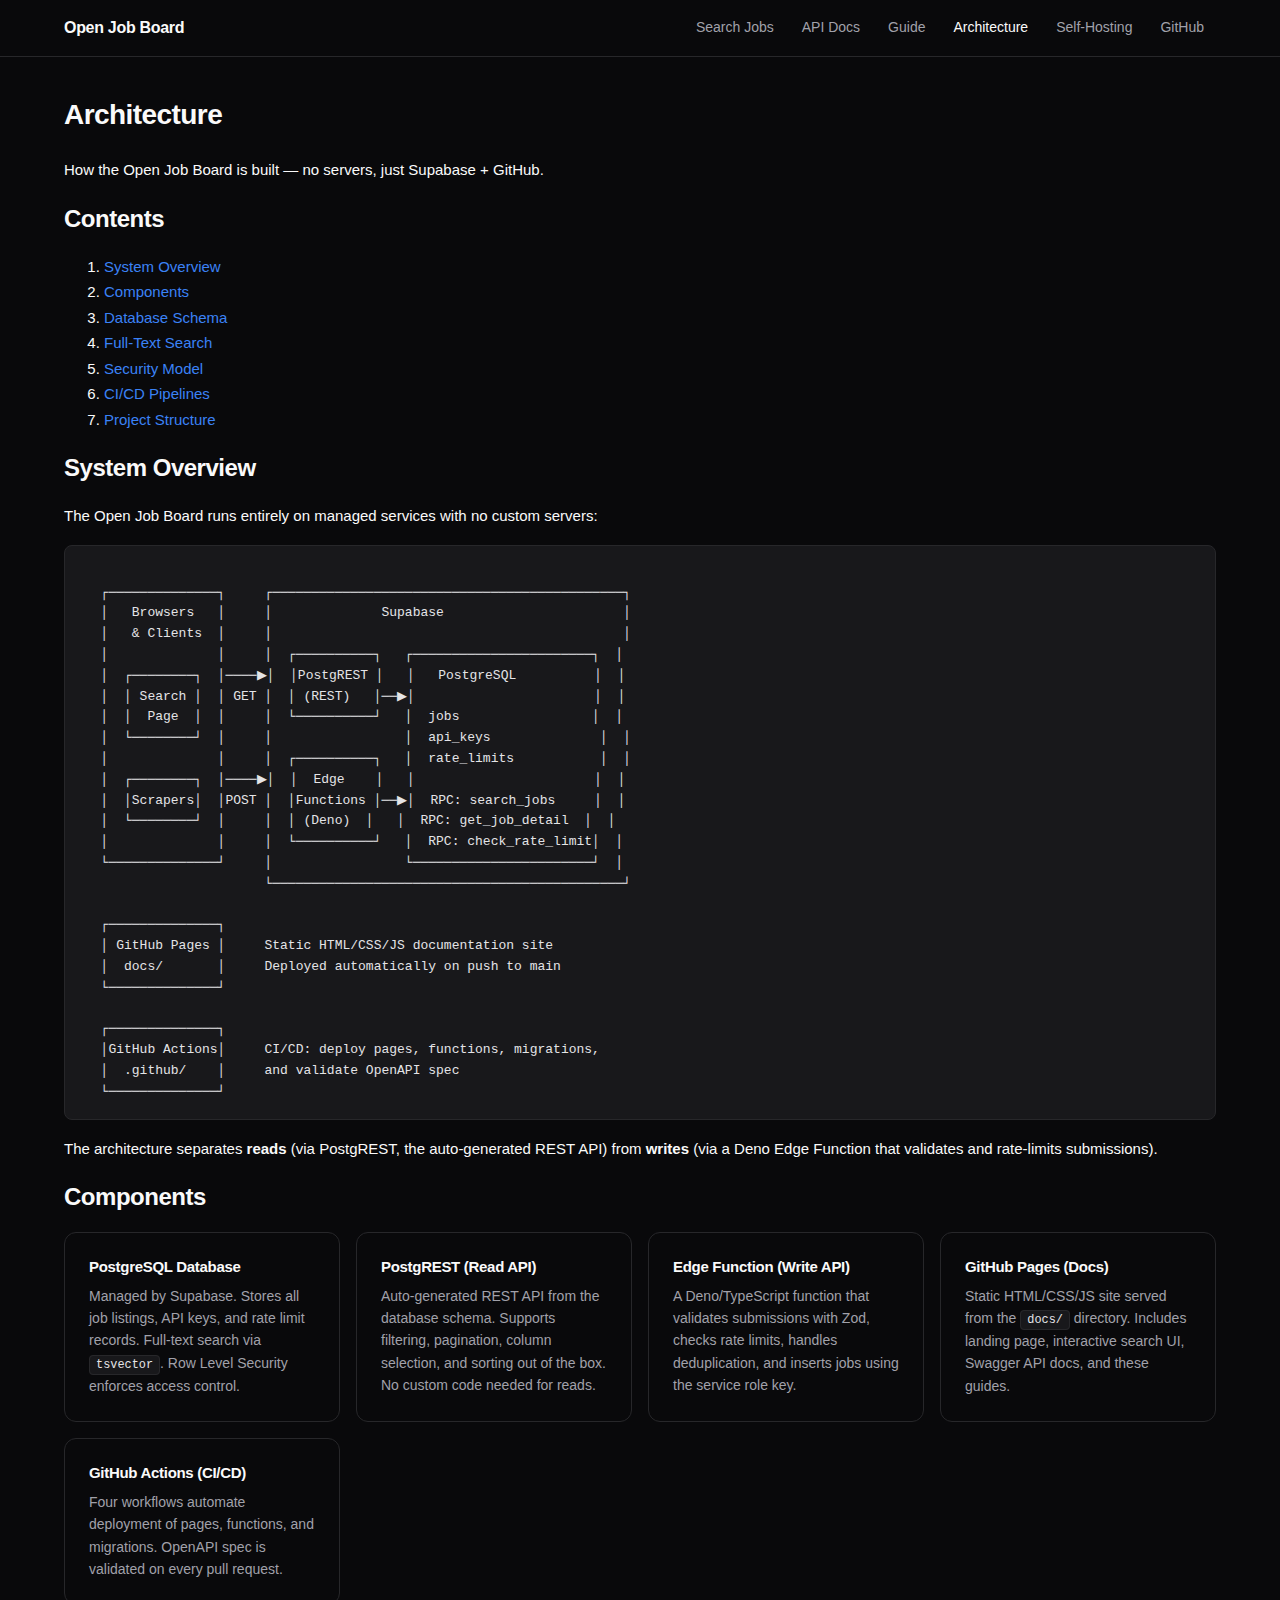
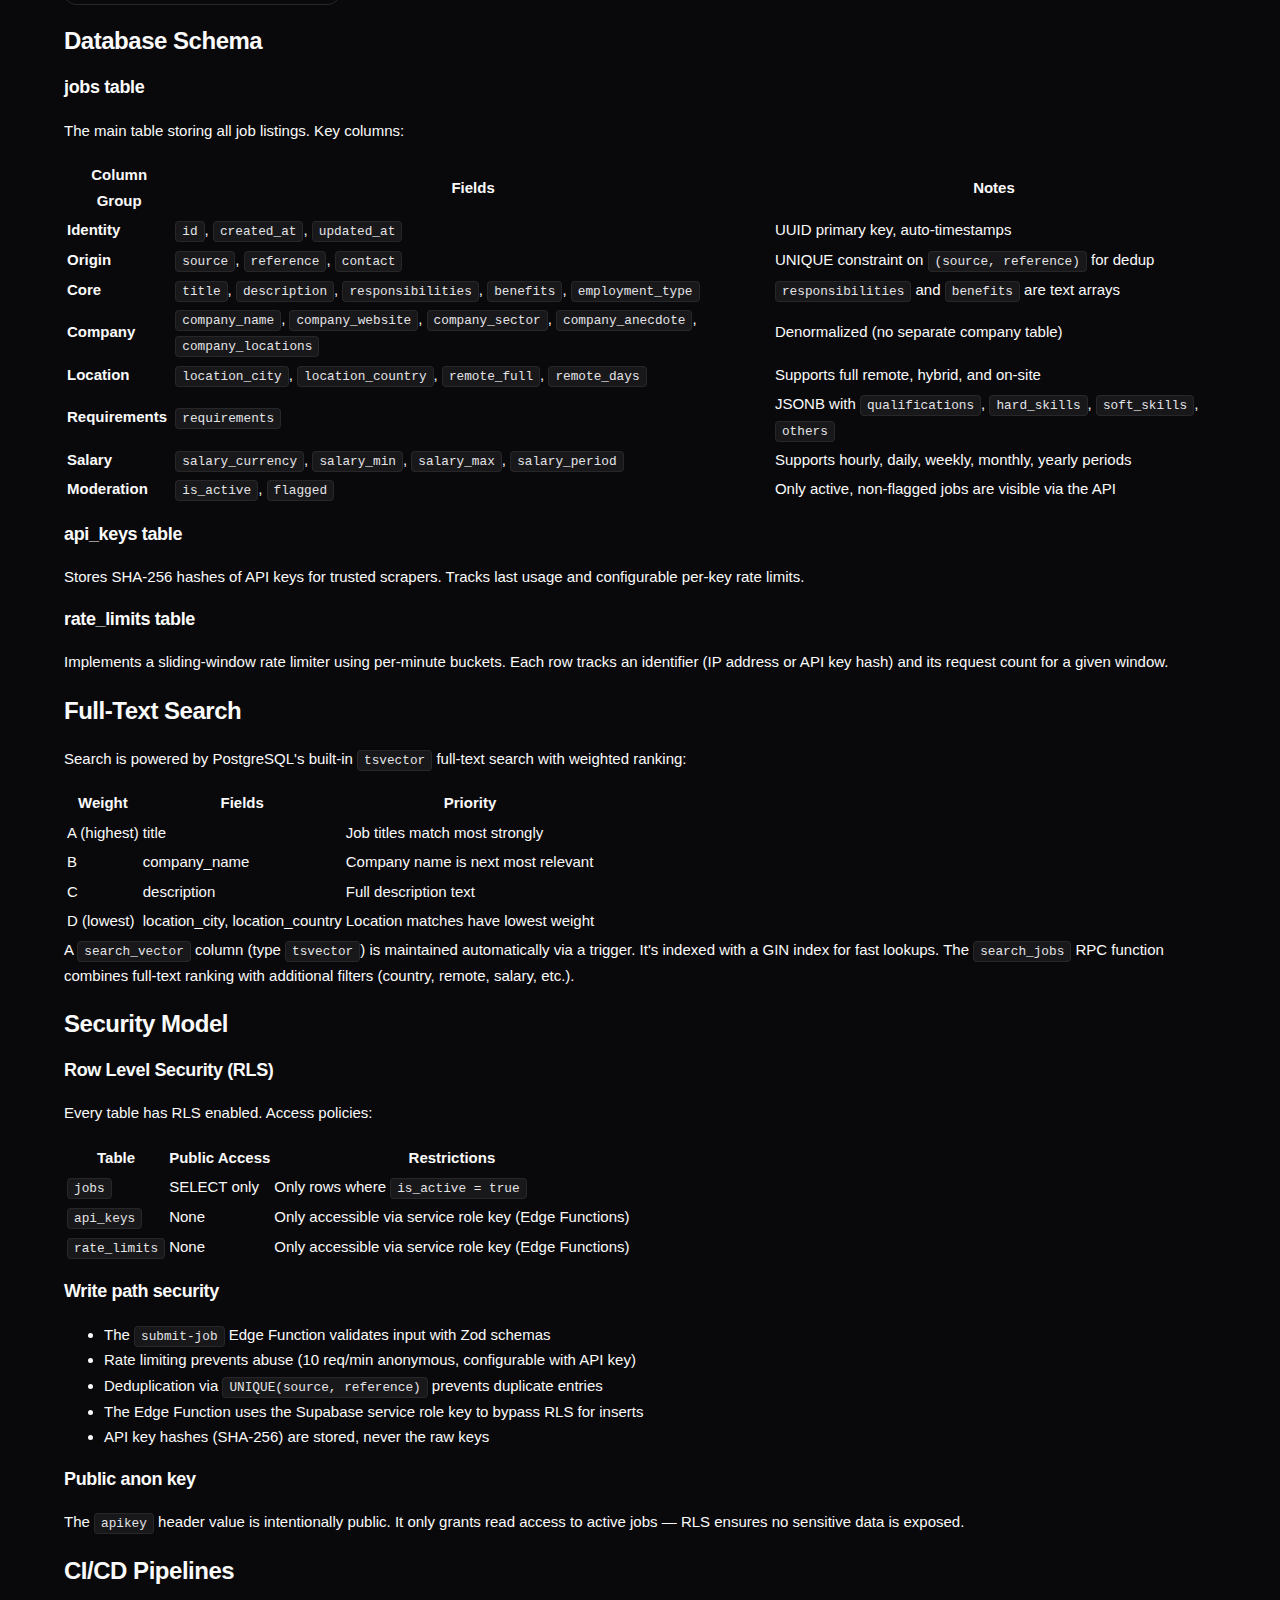
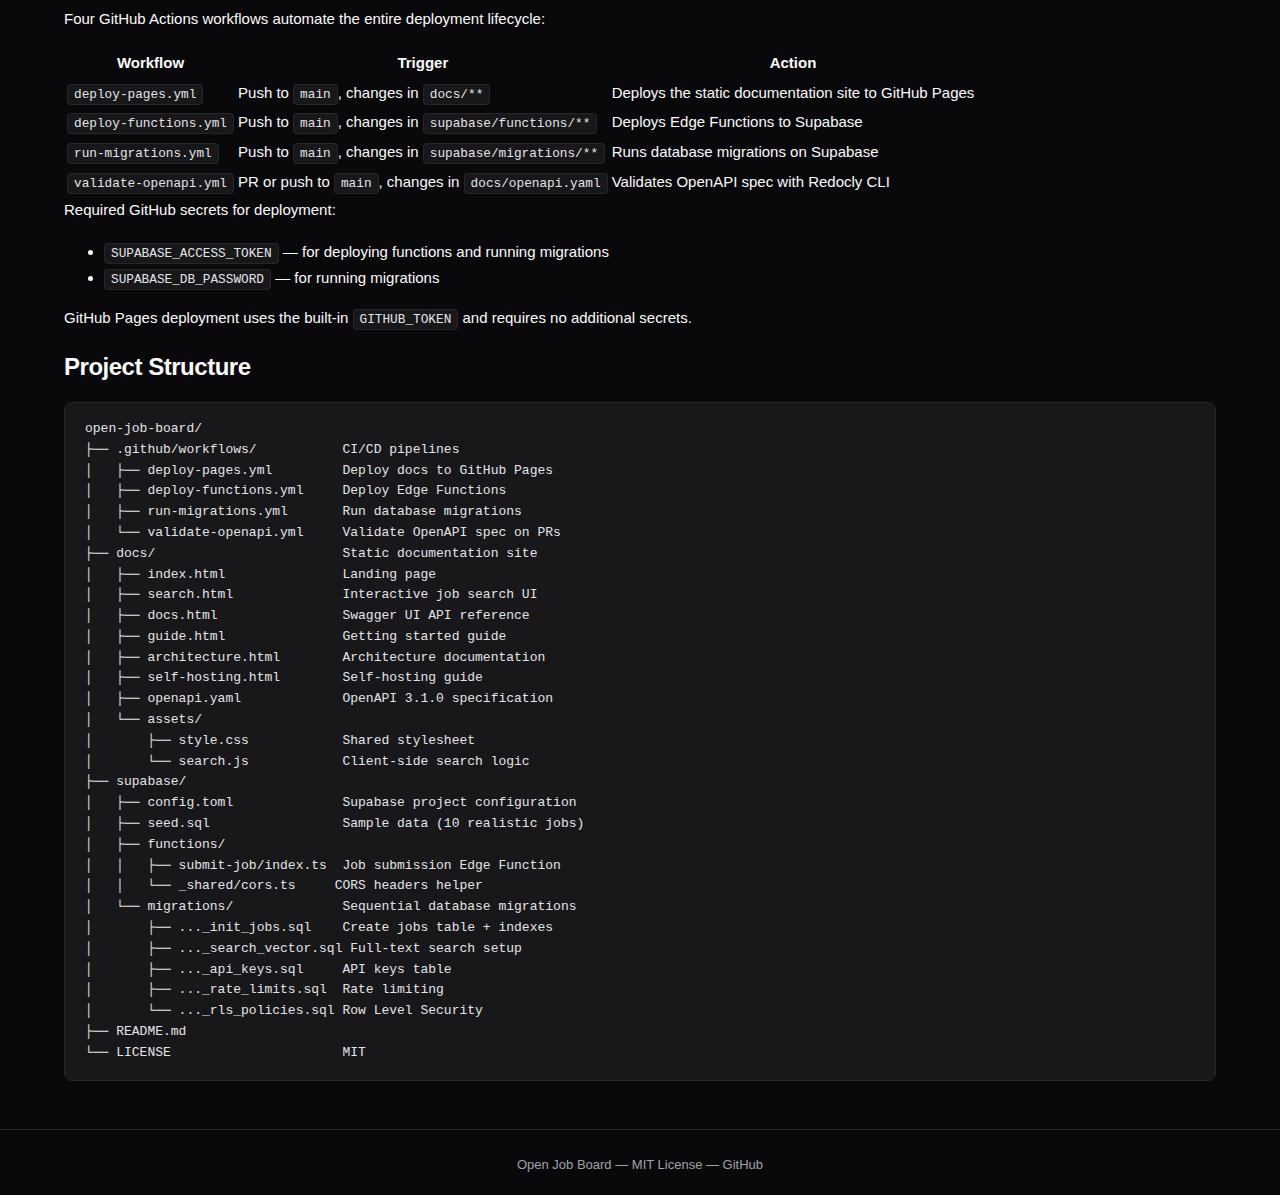
<file: docs/architecture.html>
<!DOCTYPE html>
<html lang="en">
<head>
  <meta charset="UTF-8">
  <meta name="viewport" content="width=device-width, initial-scale=1.0">
  <title>Architecture - Open Job Board</title>
  <link rel="stylesheet" href="assets/style.css">
</head>
<body>
  <header class="site-header">
    <div class="container">
      <a href="index.html" class="logo">Open Job Board</a>
      <nav>
        <a href="search.html">Search Jobs</a>
        <a href="docs.html">API Docs</a>
        <a href="guide.html">Guide</a>
        <a href="architecture.html" class="active">Architecture</a>
        <a href="self-hosting.html">Self-Hosting</a>
        <a href="https://github.com/almaju/open-job-board">GitHub</a>
      </nav>
    </div>
  </header>

  <main class="container doc-content">
    <h1 class="page-title">Architecture</h1>
    <p class="lead">How the Open Job Board is built — no servers, just Supabase + GitHub.</p>

    <nav class="toc">
      <h2>Contents</h2>
      <ol>
        <li><a href="#overview">System Overview</a></li>
        <li><a href="#components">Components</a></li>
        <li><a href="#database">Database Schema</a></li>
        <li><a href="#search">Full-Text Search</a></li>
        <li><a href="#security">Security Model</a></li>
        <li><a href="#cicd">CI/CD Pipelines</a></li>
        <li><a href="#project-structure">Project Structure</a></li>
      </ol>
    </nav>

    <!-- ============================================================ -->
    <section id="overview">
      <h2>System Overview</h2>
      <p>The Open Job Board runs entirely on managed services with no custom servers:</p>

      <pre class="diagram"><code>
  ┌──────────────┐     ┌─────────────────────────────────────────────┐
  │   Browsers   │     │              Supabase                       │
  │   & Clients  │     │                                             │
  │              │     │  ┌──────────┐   ┌───────────────────────┐  │
  │  ┌────────┐  │────▶│  │PostgREST │   │   PostgreSQL          │  │
  │  │ Search │  │ GET │  │ (REST)   │──▶│                       │  │
  │  │  Page  │  │     │  └──────────┘   │  jobs                 │  │
  │  └────────┘  │     │                 │  api_keys              │  │
  │              │     │  ┌──────────┐   │  rate_limits           │  │
  │  ┌────────┐  │────▶│  │  Edge    │   │                       │  │
  │  │Scrapers│  │POST │  │Functions │──▶│  RPC: search_jobs     │  │
  │  └────────┘  │     │  │ (Deno)  │   │  RPC: get_job_detail  │  │
  │              │     │  └──────────┘   │  RPC: check_rate_limit│  │
  └──────────────┘     │                 └───────────────────────┘  │
                       └─────────────────────────────────────────────┘

  ┌──────────────┐
  │ GitHub Pages │     Static HTML/CSS/JS documentation site
  │  docs/       │     Deployed automatically on push to main
  └──────────────┘

  ┌──────────────┐
  │GitHub Actions│     CI/CD: deploy pages, functions, migrations,
  │  .github/    │     and validate OpenAPI spec
  └──────────────┘</code></pre>

      <p>The architecture separates <strong>reads</strong> (via PostgREST, the auto-generated REST API) from <strong>writes</strong> (via a Deno Edge Function that validates and rate-limits submissions).</p>
    </section>

    <!-- ============================================================ -->
    <section id="components">
      <h2>Components</h2>

      <div class="feature-grid">
        <div class="feature-card">
          <h3>PostgreSQL Database</h3>
          <p>Managed by Supabase. Stores all job listings, API keys, and rate limit records. Full-text search via <code>tsvector</code>. Row Level Security enforces access control.</p>
        </div>
        <div class="feature-card">
          <h3>PostgREST (Read API)</h3>
          <p>Auto-generated REST API from the database schema. Supports filtering, pagination, column selection, and sorting out of the box. No custom code needed for reads.</p>
        </div>
        <div class="feature-card">
          <h3>Edge Function (Write API)</h3>
          <p>A Deno/TypeScript function that validates submissions with Zod, checks rate limits, handles deduplication, and inserts jobs using the service role key.</p>
        </div>
        <div class="feature-card">
          <h3>GitHub Pages (Docs)</h3>
          <p>Static HTML/CSS/JS site served from the <code>docs/</code> directory. Includes landing page, interactive search UI, Swagger API docs, and these guides.</p>
        </div>
        <div class="feature-card">
          <h3>GitHub Actions (CI/CD)</h3>
          <p>Four workflows automate deployment of pages, functions, and migrations. OpenAPI spec is validated on every pull request.</p>
        </div>
      </div>
    </section>

    <!-- ============================================================ -->
    <section id="database">
      <h2>Database Schema</h2>

      <h3>jobs table</h3>
      <p>The main table storing all job listings. Key columns:</p>
      <table class="doc-table">
        <thead>
          <tr><th>Column Group</th><th>Fields</th><th>Notes</th></tr>
        </thead>
        <tbody>
          <tr>
            <td><strong>Identity</strong></td>
            <td><code>id</code>, <code>created_at</code>, <code>updated_at</code></td>
            <td>UUID primary key, auto-timestamps</td>
          </tr>
          <tr>
            <td><strong>Origin</strong></td>
            <td><code>source</code>, <code>reference</code>, <code>contact</code></td>
            <td>UNIQUE constraint on <code>(source, reference)</code> for dedup</td>
          </tr>
          <tr>
            <td><strong>Core</strong></td>
            <td><code>title</code>, <code>description</code>, <code>responsibilities</code>, <code>benefits</code>, <code>employment_type</code></td>
            <td><code>responsibilities</code> and <code>benefits</code> are text arrays</td>
          </tr>
          <tr>
            <td><strong>Company</strong></td>
            <td><code>company_name</code>, <code>company_website</code>, <code>company_sector</code>, <code>company_anecdote</code>, <code>company_locations</code></td>
            <td>Denormalized (no separate company table)</td>
          </tr>
          <tr>
            <td><strong>Location</strong></td>
            <td><code>location_city</code>, <code>location_country</code>, <code>remote_full</code>, <code>remote_days</code></td>
            <td>Supports full remote, hybrid, and on-site</td>
          </tr>
          <tr>
            <td><strong>Requirements</strong></td>
            <td><code>requirements</code></td>
            <td>JSONB with <code>qualifications</code>, <code>hard_skills</code>, <code>soft_skills</code>, <code>others</code></td>
          </tr>
          <tr>
            <td><strong>Salary</strong></td>
            <td><code>salary_currency</code>, <code>salary_min</code>, <code>salary_max</code>, <code>salary_period</code></td>
            <td>Supports hourly, daily, weekly, monthly, yearly periods</td>
          </tr>
          <tr>
            <td><strong>Moderation</strong></td>
            <td><code>is_active</code>, <code>flagged</code></td>
            <td>Only active, non-flagged jobs are visible via the API</td>
          </tr>
        </tbody>
      </table>

      <h3>api_keys table</h3>
      <p>Stores SHA-256 hashes of API keys for trusted scrapers. Tracks last usage and configurable per-key rate limits.</p>

      <h3>rate_limits table</h3>
      <p>Implements a sliding-window rate limiter using per-minute buckets. Each row tracks an identifier (IP address or API key hash) and its request count for a given window.</p>
    </section>

    <!-- ============================================================ -->
    <section id="search">
      <h2>Full-Text Search</h2>
      <p>Search is powered by PostgreSQL's built-in <code>tsvector</code> full-text search with weighted ranking:</p>

      <table class="doc-table">
        <thead>
          <tr><th>Weight</th><th>Fields</th><th>Priority</th></tr>
        </thead>
        <tbody>
          <tr><td>A (highest)</td><td>title</td><td>Job titles match most strongly</td></tr>
          <tr><td>B</td><td>company_name</td><td>Company name is next most relevant</td></tr>
          <tr><td>C</td><td>description</td><td>Full description text</td></tr>
          <tr><td>D (lowest)</td><td>location_city, location_country</td><td>Location matches have lowest weight</td></tr>
        </tbody>
      </table>

      <p>A <code>search_vector</code> column (type <code>tsvector</code>) is maintained automatically via a trigger. It's indexed with a GIN index for fast lookups. The <code>search_jobs</code> RPC function combines full-text ranking with additional filters (country, remote, salary, etc.).</p>
    </section>

    <!-- ============================================================ -->
    <section id="security">
      <h2>Security Model</h2>

      <h3>Row Level Security (RLS)</h3>
      <p>Every table has RLS enabled. Access policies:</p>
      <table class="doc-table">
        <thead>
          <tr><th>Table</th><th>Public Access</th><th>Restrictions</th></tr>
        </thead>
        <tbody>
          <tr>
            <td><code>jobs</code></td>
            <td>SELECT only</td>
            <td>Only rows where <code>is_active = true</code></td>
          </tr>
          <tr>
            <td><code>api_keys</code></td>
            <td>None</td>
            <td>Only accessible via service role key (Edge Functions)</td>
          </tr>
          <tr>
            <td><code>rate_limits</code></td>
            <td>None</td>
            <td>Only accessible via service role key (Edge Functions)</td>
          </tr>
        </tbody>
      </table>

      <h3>Write path security</h3>
      <ul>
        <li>The <code>submit-job</code> Edge Function validates input with Zod schemas</li>
        <li>Rate limiting prevents abuse (10 req/min anonymous, configurable with API key)</li>
        <li>Deduplication via <code>UNIQUE(source, reference)</code> prevents duplicate entries</li>
        <li>The Edge Function uses the Supabase service role key to bypass RLS for inserts</li>
        <li>API key hashes (SHA-256) are stored, never the raw keys</li>
      </ul>

      <h3>Public anon key</h3>
      <p>The <code>apikey</code> header value is intentionally public. It only grants read access to active jobs — RLS ensures no sensitive data is exposed.</p>
    </section>

    <!-- ============================================================ -->
    <section id="cicd">
      <h2>CI/CD Pipelines</h2>
      <p>Four GitHub Actions workflows automate the entire deployment lifecycle:</p>

      <table class="doc-table">
        <thead>
          <tr><th>Workflow</th><th>Trigger</th><th>Action</th></tr>
        </thead>
        <tbody>
          <tr>
            <td><code>deploy-pages.yml</code></td>
            <td>Push to <code>main</code>, changes in <code>docs/**</code></td>
            <td>Deploys the static documentation site to GitHub Pages</td>
          </tr>
          <tr>
            <td><code>deploy-functions.yml</code></td>
            <td>Push to <code>main</code>, changes in <code>supabase/functions/**</code></td>
            <td>Deploys Edge Functions to Supabase</td>
          </tr>
          <tr>
            <td><code>run-migrations.yml</code></td>
            <td>Push to <code>main</code>, changes in <code>supabase/migrations/**</code></td>
            <td>Runs database migrations on Supabase</td>
          </tr>
          <tr>
            <td><code>validate-openapi.yml</code></td>
            <td>PR or push to <code>main</code>, changes in <code>docs/openapi.yaml</code></td>
            <td>Validates OpenAPI spec with Redocly CLI</td>
          </tr>
        </tbody>
      </table>

      <p>Required GitHub secrets for deployment:</p>
      <ul>
        <li><code>SUPABASE_ACCESS_TOKEN</code> — for deploying functions and running migrations</li>
        <li><code>SUPABASE_DB_PASSWORD</code> — for running migrations</li>
      </ul>
      <p>GitHub Pages deployment uses the built-in <code>GITHUB_TOKEN</code> and requires no additional secrets.</p>
    </section>

    <!-- ============================================================ -->
    <section id="project-structure">
      <h2>Project Structure</h2>
      <pre><code>open-job-board/
├── .github/workflows/           CI/CD pipelines
│   ├── deploy-pages.yml         Deploy docs to GitHub Pages
│   ├── deploy-functions.yml     Deploy Edge Functions
│   ├── run-migrations.yml       Run database migrations
│   └── validate-openapi.yml     Validate OpenAPI spec on PRs
├── docs/                        Static documentation site
│   ├── index.html               Landing page
│   ├── search.html              Interactive job search UI
│   ├── docs.html                Swagger UI API reference
│   ├── guide.html               Getting started guide
│   ├── architecture.html        Architecture documentation
│   ├── self-hosting.html        Self-hosting guide
│   ├── openapi.yaml             OpenAPI 3.1.0 specification
│   └── assets/
│       ├── style.css            Shared stylesheet
│       └── search.js            Client-side search logic
├── supabase/
│   ├── config.toml              Supabase project configuration
│   ├── seed.sql                 Sample data (10 realistic jobs)
│   ├── functions/
│   │   ├── submit-job/index.ts  Job submission Edge Function
│   │   └── _shared/cors.ts     CORS headers helper
│   └── migrations/              Sequential database migrations
│       ├── ..._init_jobs.sql    Create jobs table + indexes
│       ├── ..._search_vector.sql Full-text search setup
│       ├── ..._api_keys.sql     API keys table
│       ├── ..._rate_limits.sql  Rate limiting
│       └── ..._rls_policies.sql Row Level Security
├── README.md
└── LICENSE                      MIT</code></pre>
    </section>
  </main>

  <footer class="site-footer">
    <div class="container">
      <p>Open Job Board &mdash; MIT License &mdash; <a href="https://github.com/almaju/open-job-board">GitHub</a></p>
    </div>
  </footer>
</body>
</html>
</file>
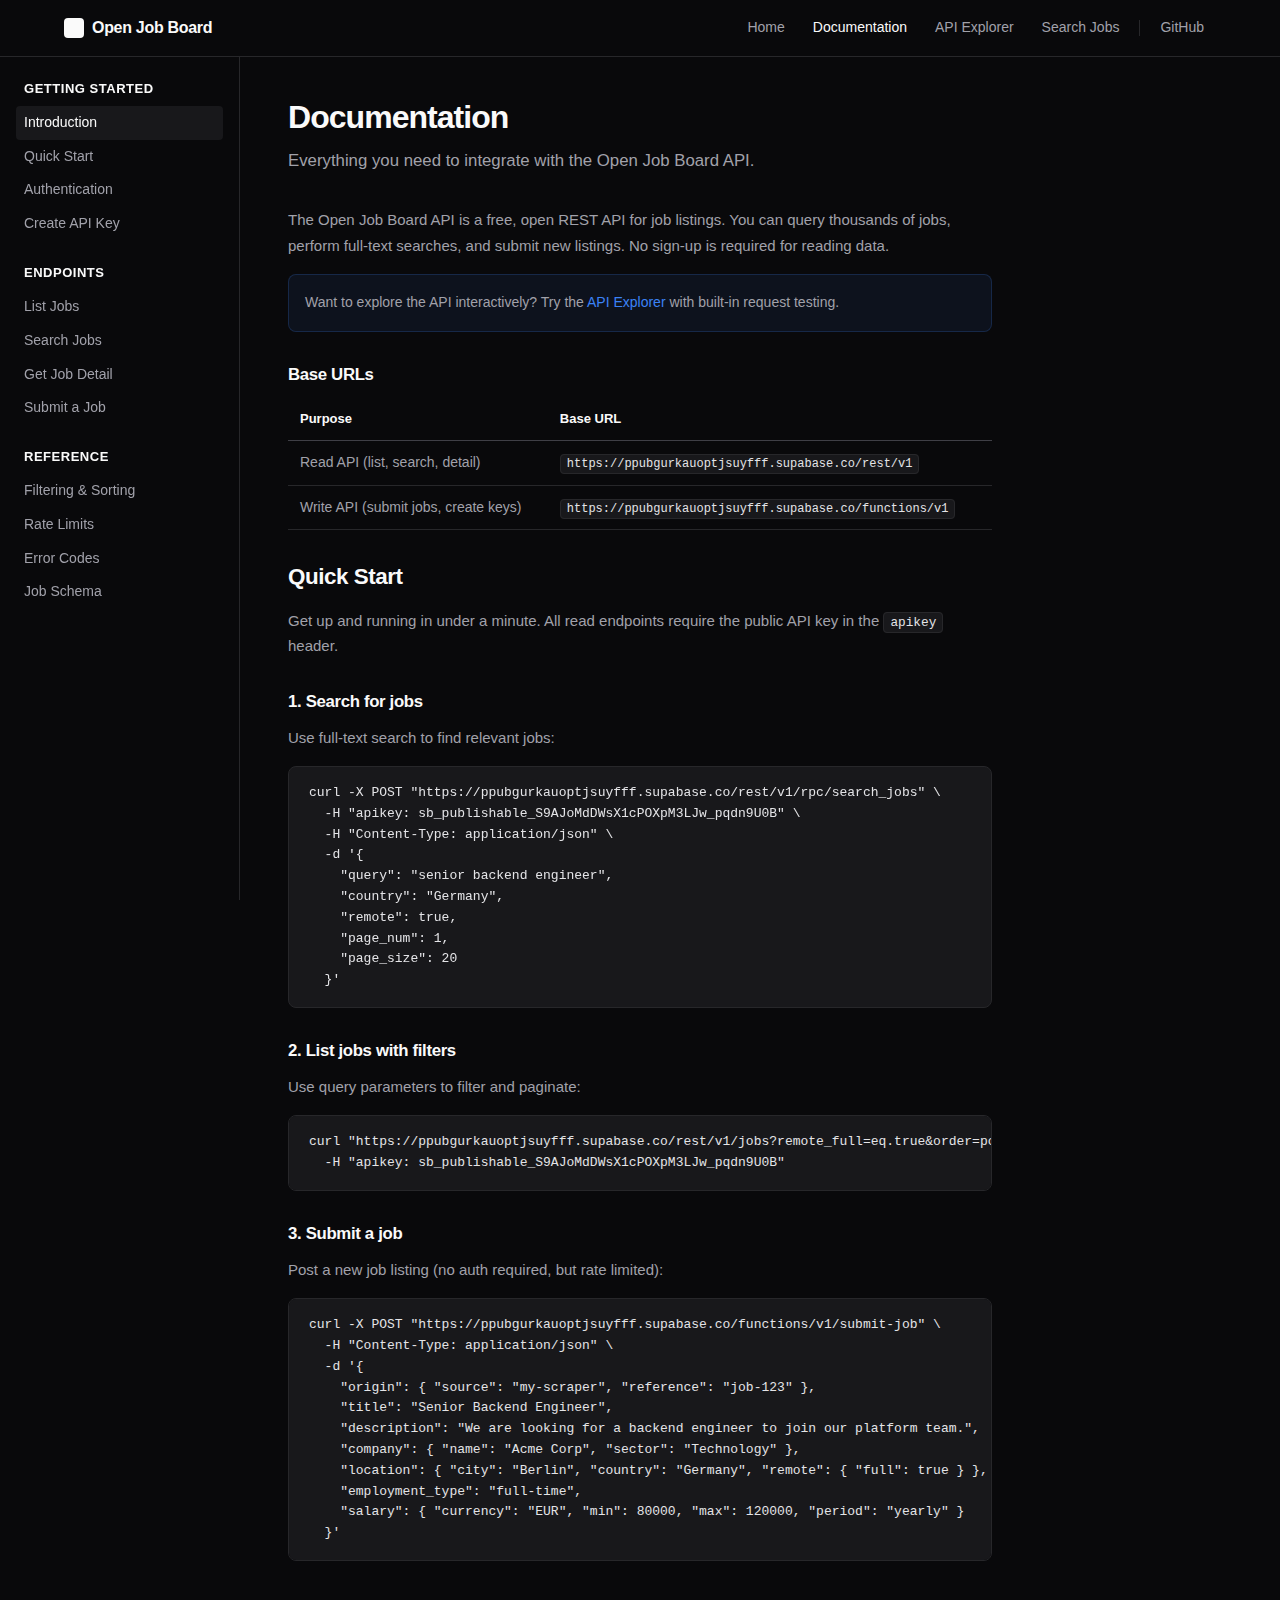
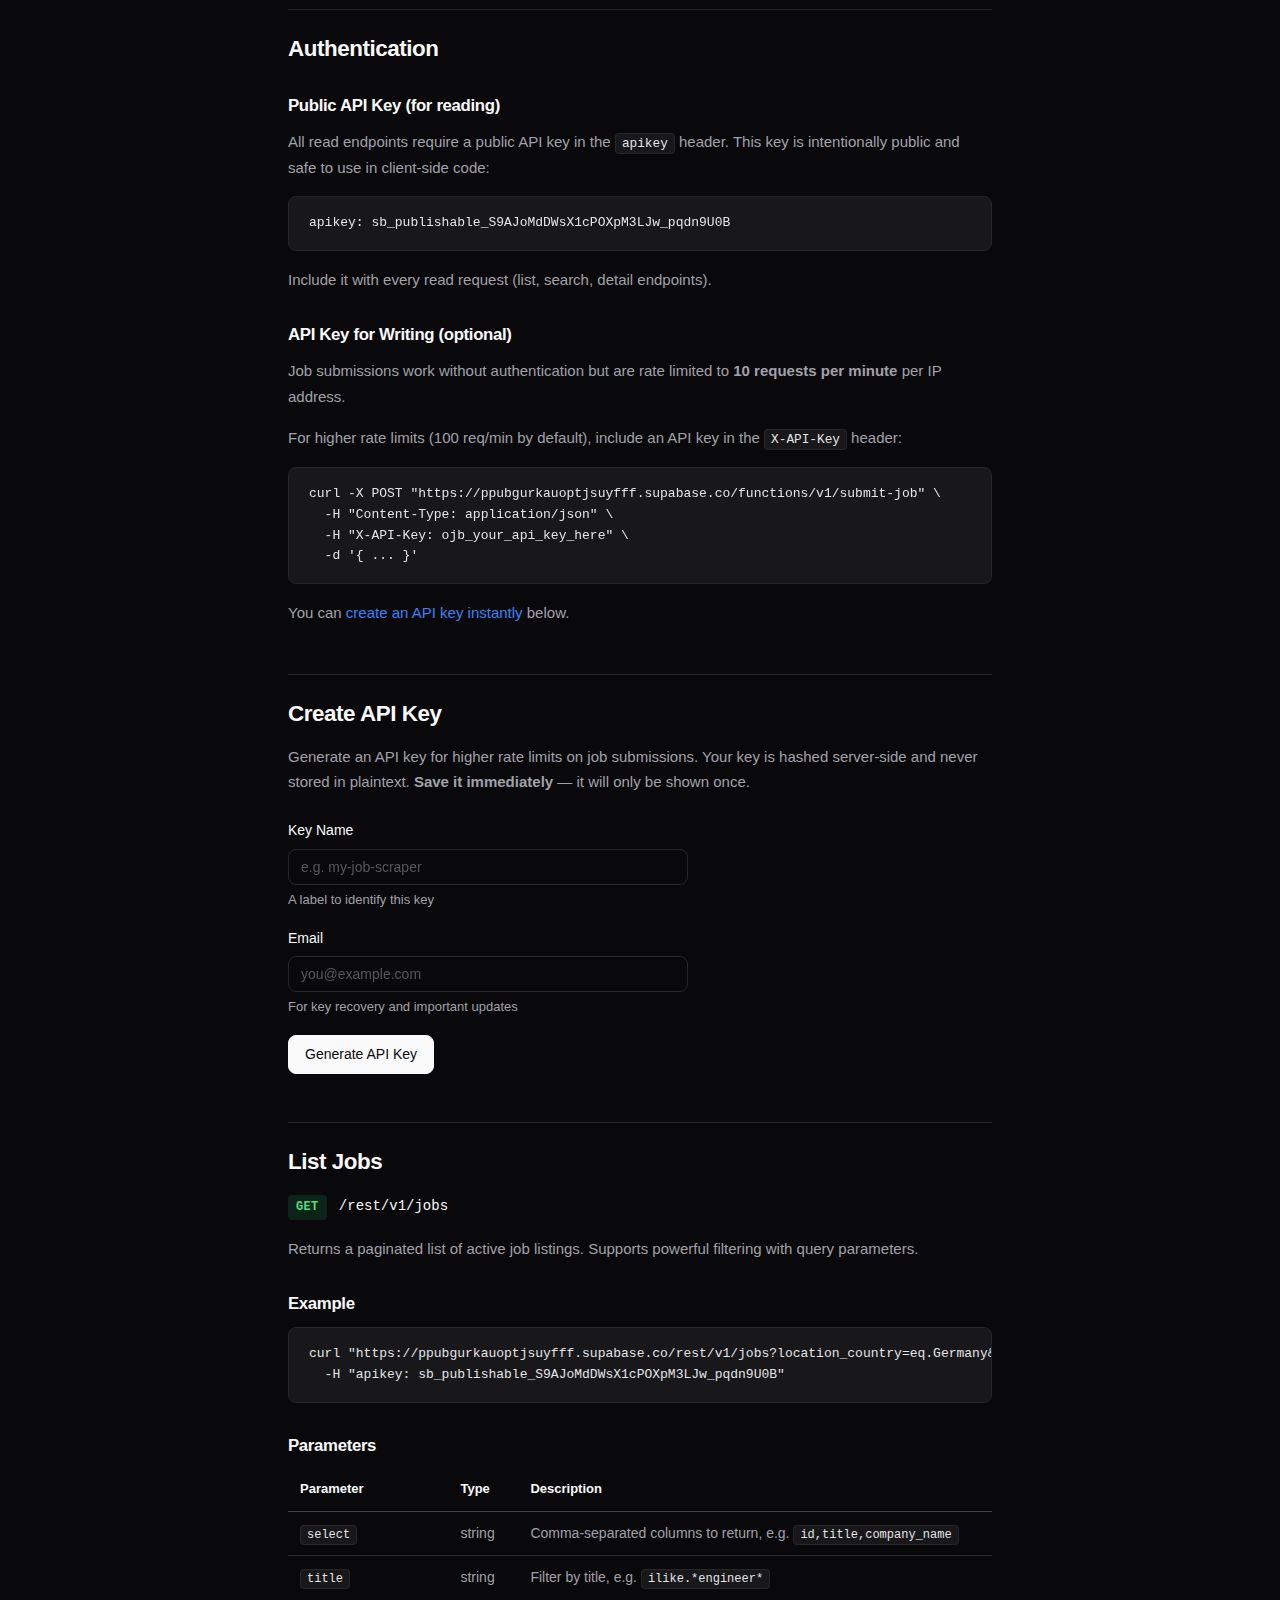
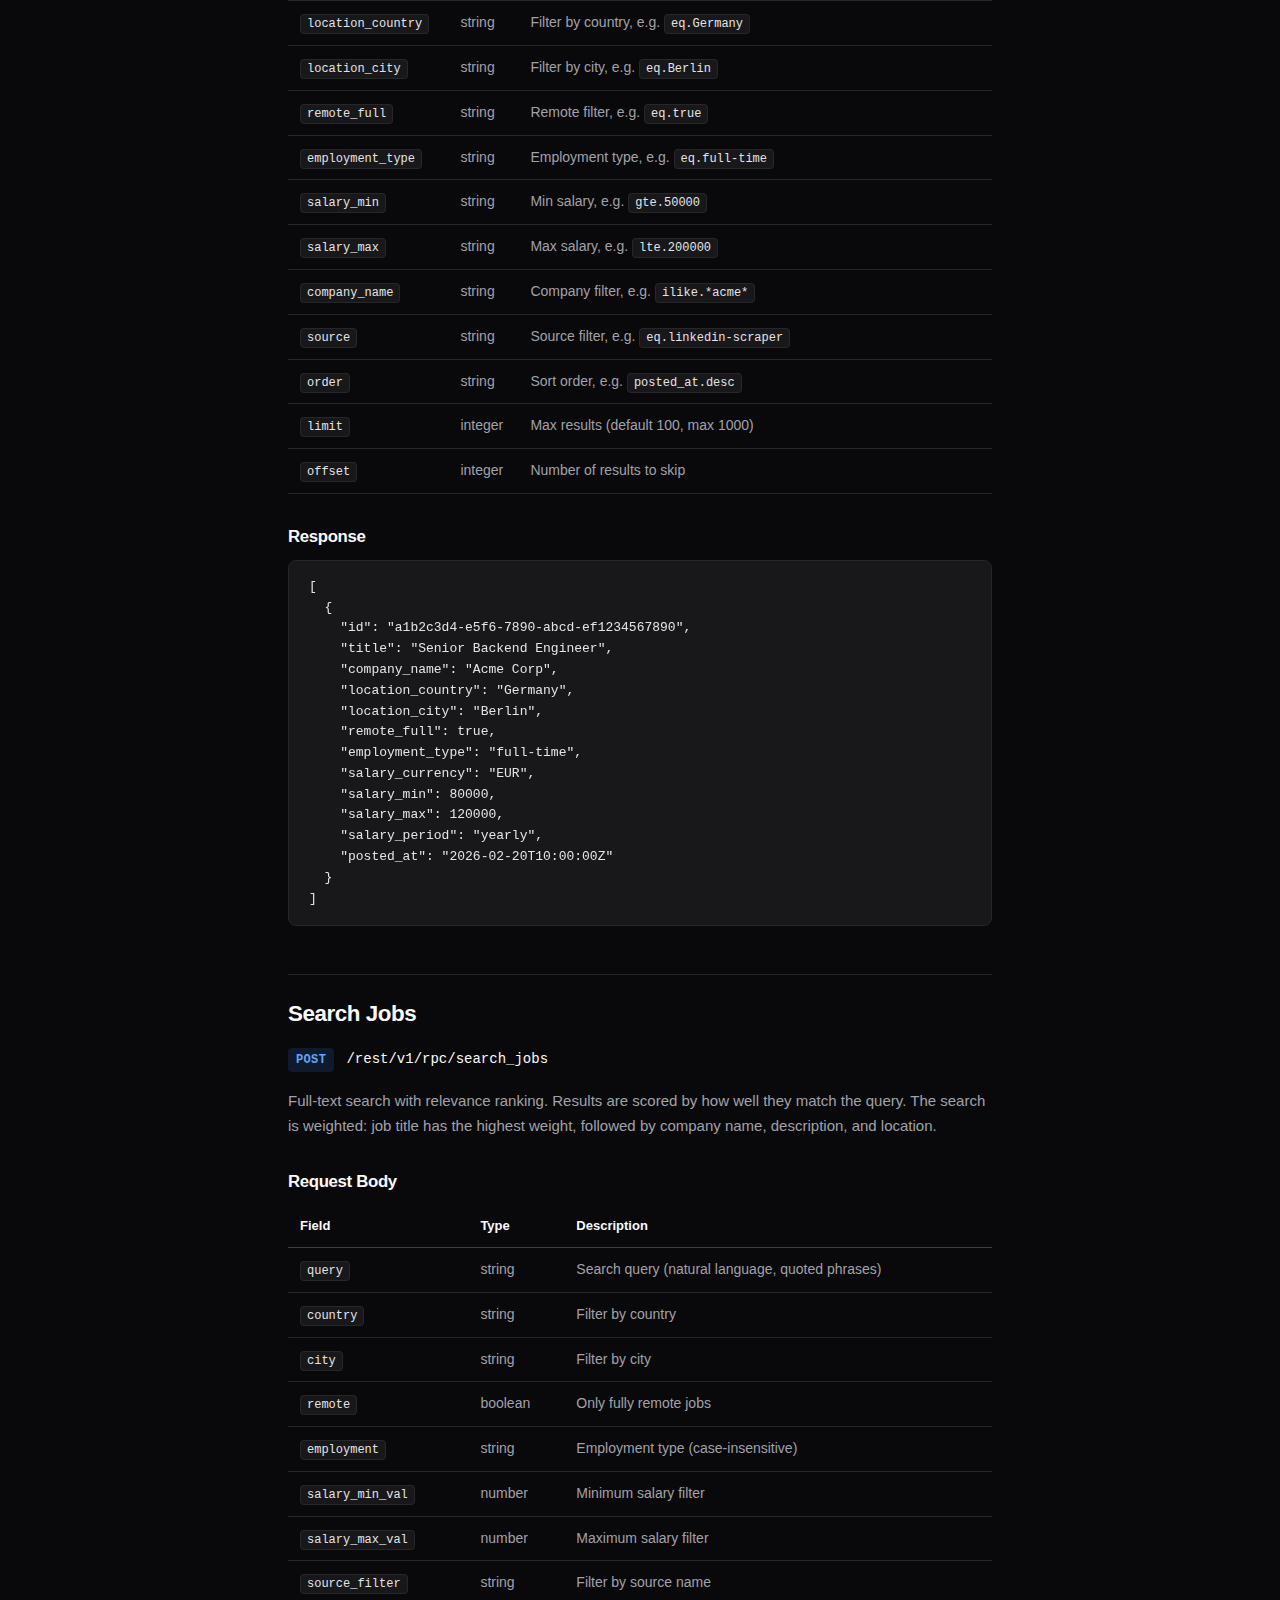
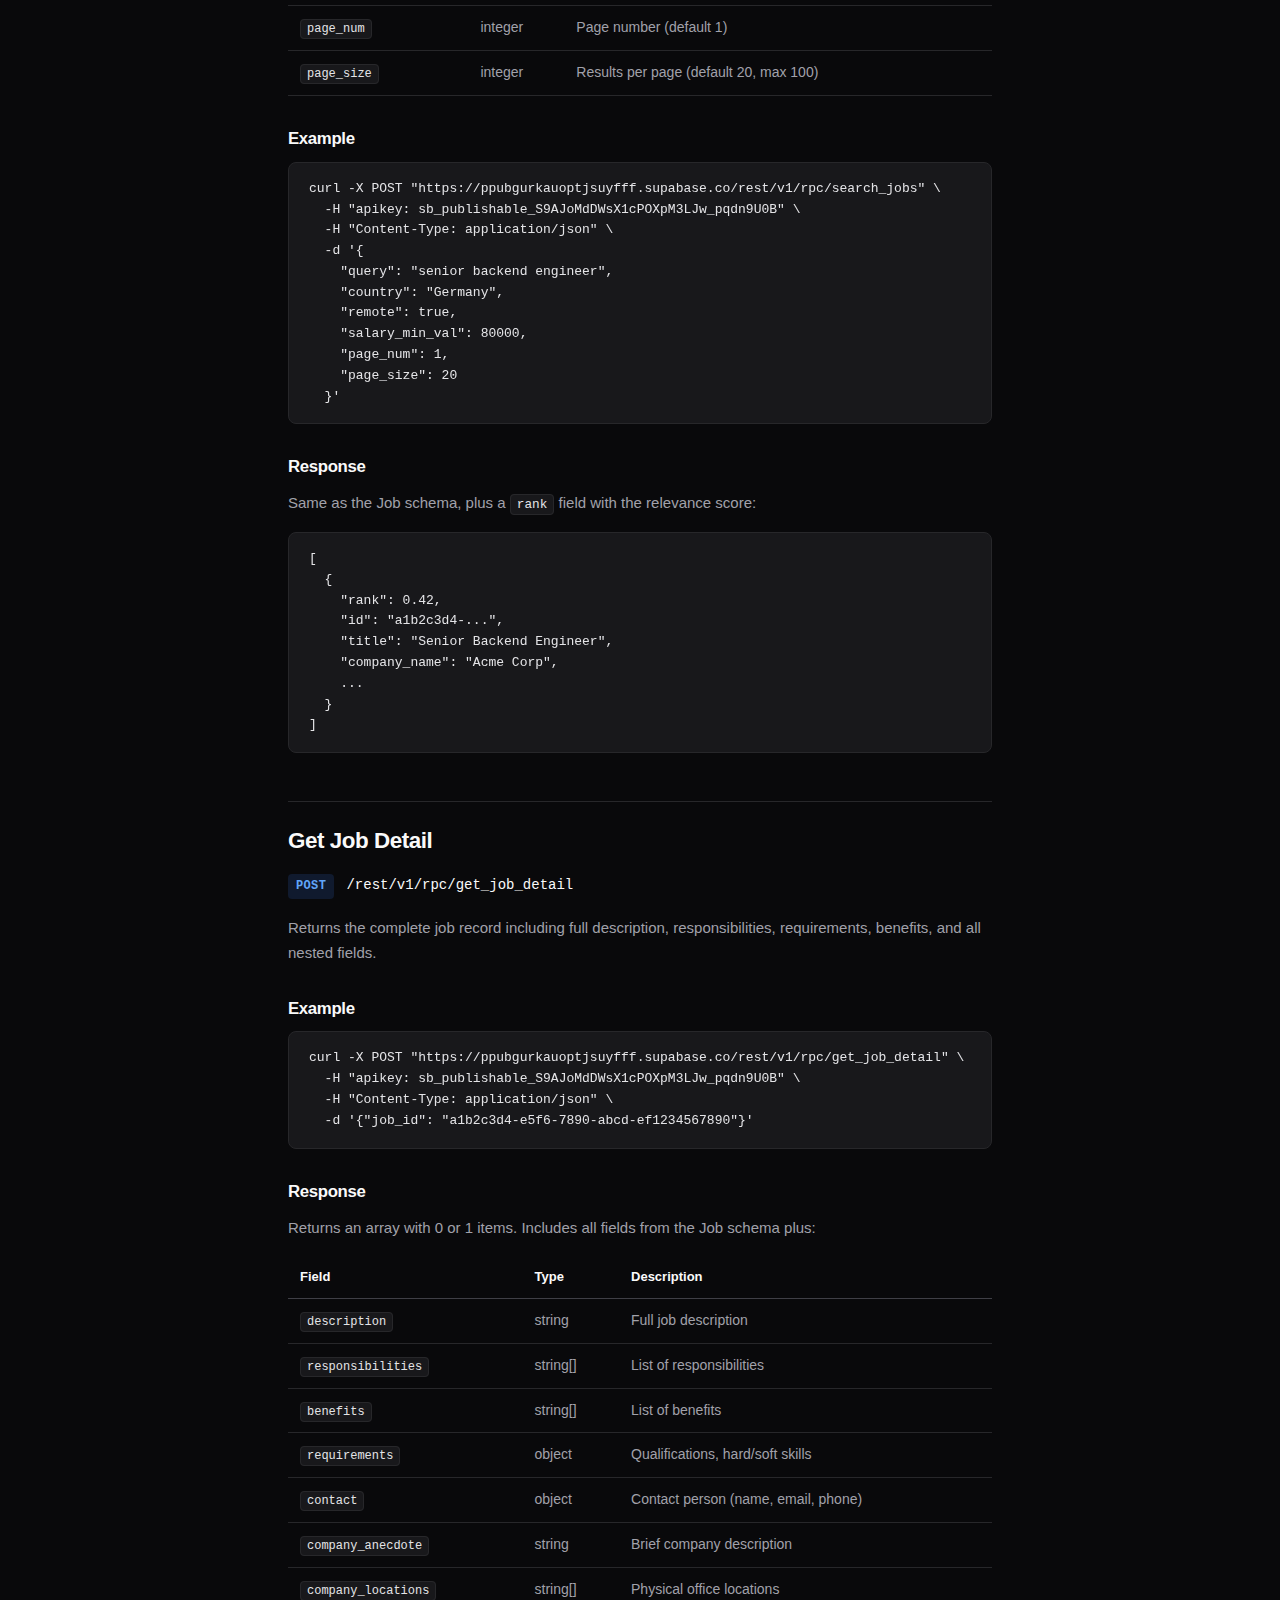
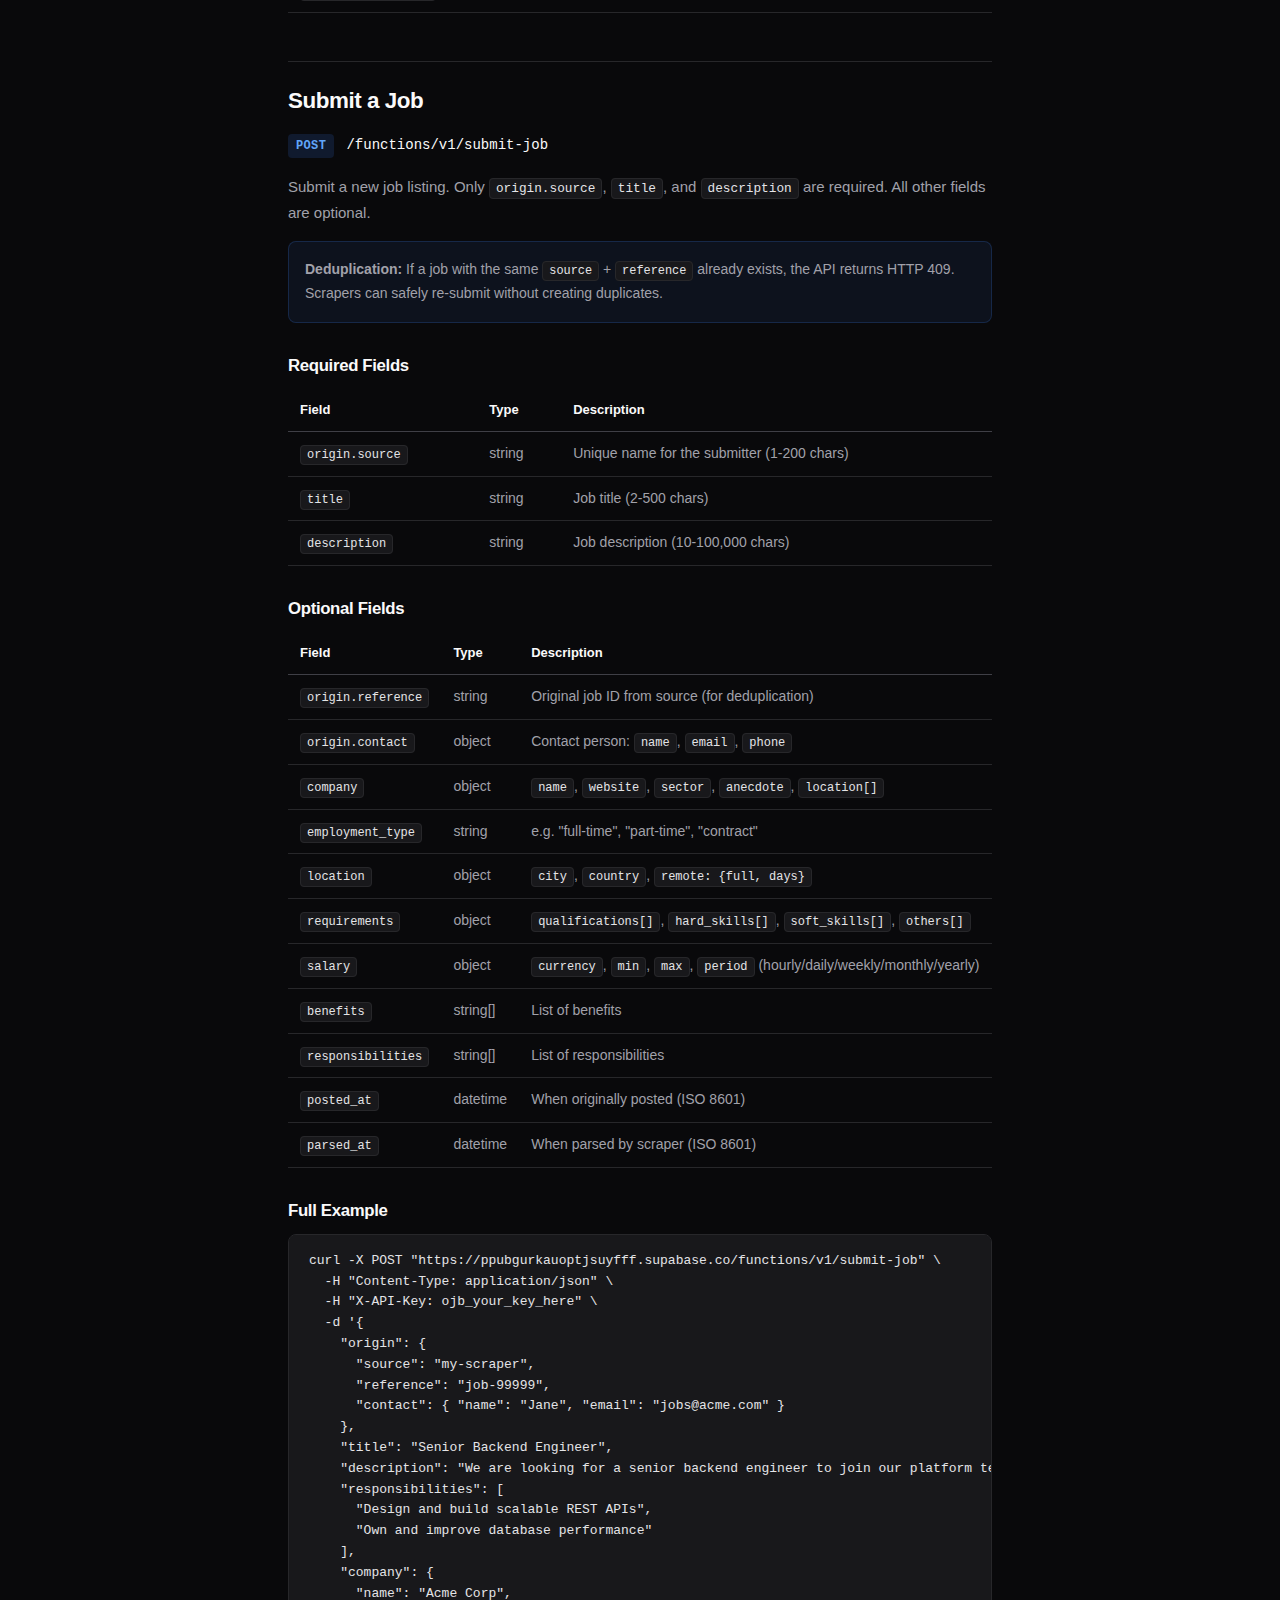
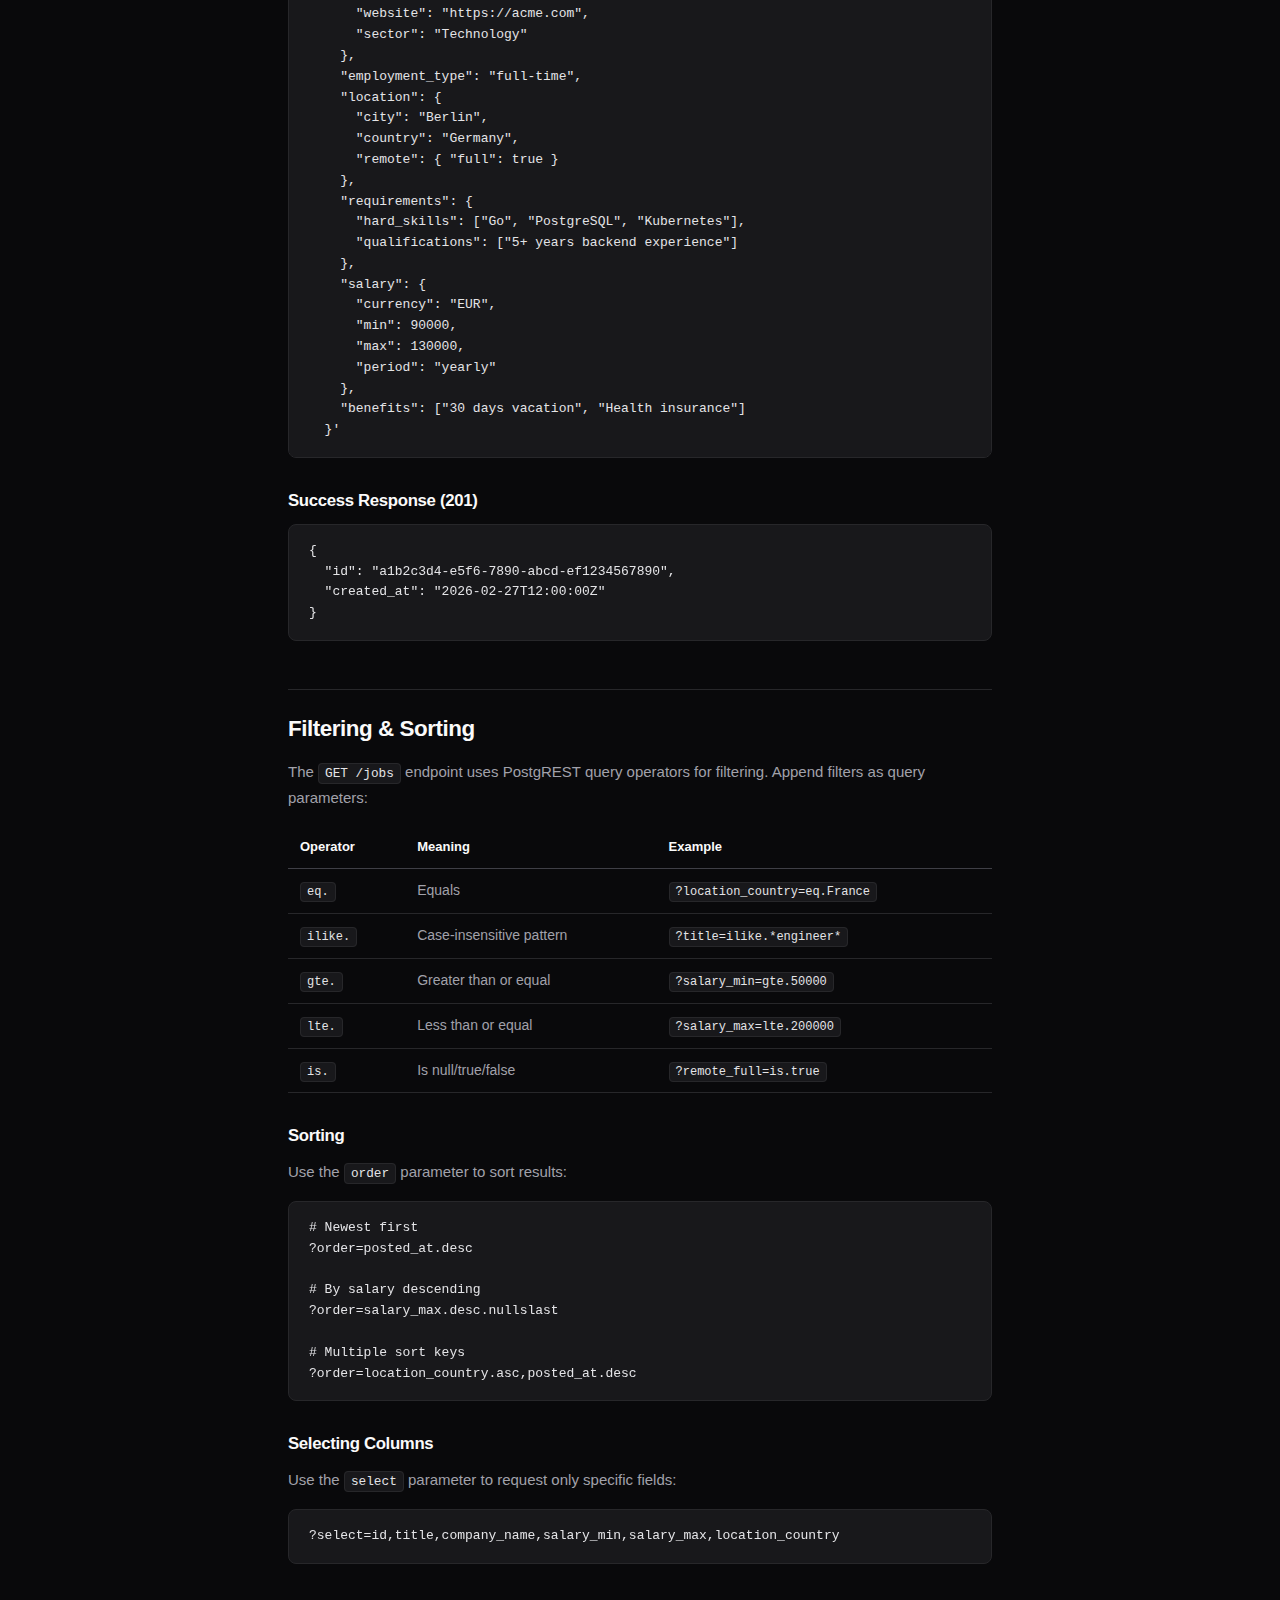
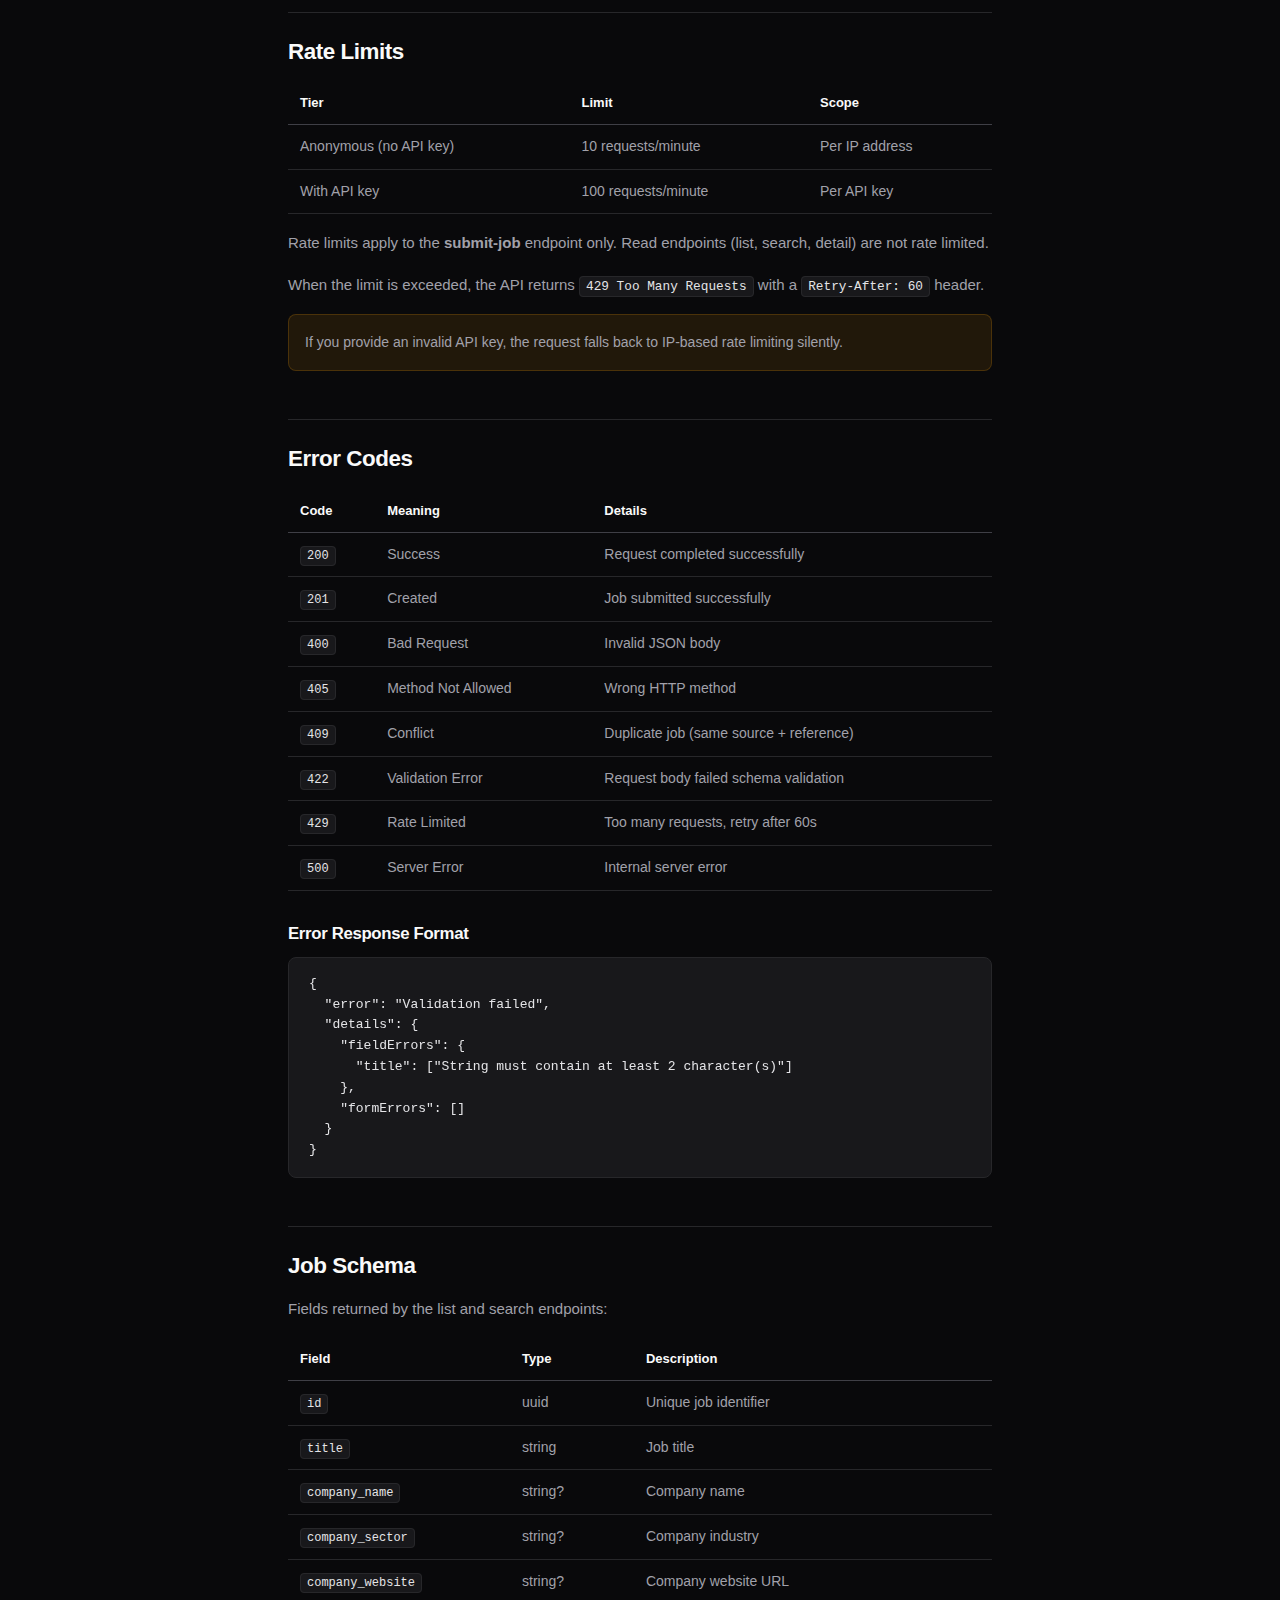
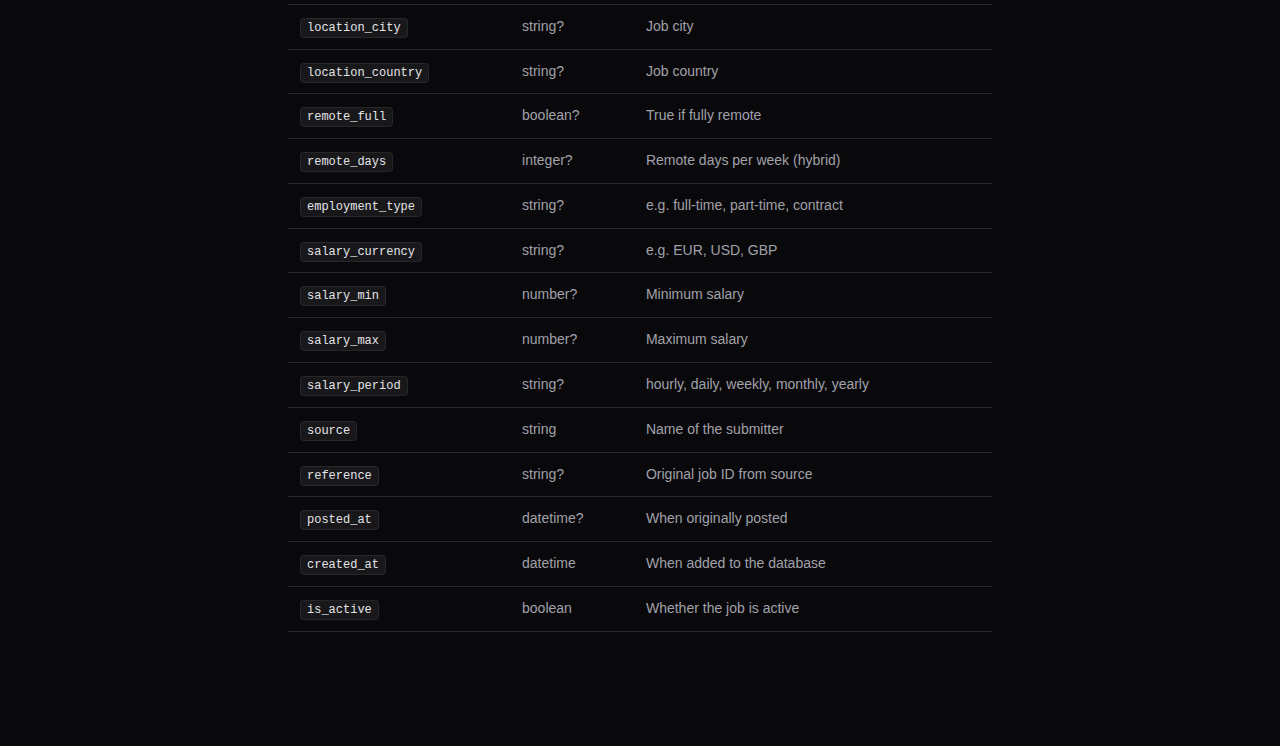
<file: docs/docs.html>
<!DOCTYPE html>
<html lang="en">
<head>
  <meta charset="UTF-8">
  <meta name="viewport" content="width=device-width, initial-scale=1.0">
  <title>Documentation - Open Job Board</title>
  <meta name="description" content="Complete API documentation for the Open Job Board. Learn how to query, search, and submit job listings.">
  <link rel="stylesheet" href="assets/style.css">
</head>
<body>
  <header class="site-header">
    <div class="container">
      <a href="index.html" class="logo">
        <div class="logo-icon"></div>
        Open Job Board
      </a>
      <button class="nav-toggle" onclick="document.querySelector('.site-header nav').classList.toggle('open')" aria-label="Toggle navigation">
        <svg viewBox="0 0 20 20" fill="currentColor"><path fill-rule="evenodd" d="M3 5a1 1 0 011-1h12a1 1 0 110 2H4a1 1 0 01-1-1zm0 5a1 1 0 011-1h12a1 1 0 110 2H4a1 1 0 01-1-1zm0 5a1 1 0 011-1h12a1 1 0 110 2H4a1 1 0 01-1-1z" clip-rule="evenodd"/></svg>
      </button>
      <nav>
        <a href="index.html">Home</a>
        <a href="docs.html" class="active">Documentation</a>
        <a href="api.html">API Explorer</a>
        <a href="search.html">Search Jobs</a>
        <span class="nav-separator"></span>
        <a href="https://github.com/almaju/open-job-board">GitHub</a>
      </nav>
    </div>
  </header>

  <div class="docs-layout">
    <aside class="docs-sidebar" id="docs-sidebar">
      <div class="docs-sidebar-section">
        <h4>Getting Started</h4>
        <a href="#introduction">Introduction</a>
        <a href="#quick-start">Quick Start</a>
        <a href="#authentication">Authentication</a>
        <a href="#create-api-key">Create API Key</a>
      </div>
      <div class="docs-sidebar-section">
        <h4>Endpoints</h4>
        <a href="#list-jobs">List Jobs</a>
        <a href="#search-jobs">Search Jobs</a>
        <a href="#get-job-detail">Get Job Detail</a>
        <a href="#submit-job">Submit a Job</a>
      </div>
      <div class="docs-sidebar-section">
        <h4>Reference</h4>
        <a href="#filtering">Filtering &amp; Sorting</a>
        <a href="#rate-limits">Rate Limits</a>
        <a href="#error-codes">Error Codes</a>
        <a href="#job-schema">Job Schema</a>
      </div>
    </aside>

    <main class="docs-content">
      <!-- Introduction -->
      <h1 id="introduction">Documentation</h1>
      <p class="subtitle">Everything you need to integrate with the Open Job Board API.</p>

      <p>The Open Job Board API is a free, open REST API for job listings. You can query thousands of jobs, perform full-text searches, and submit new listings. No sign-up is required for reading data.</p>

      <div class="alert alert-info">
        <p>Want to explore the API interactively? Try the <a href="api.html">API Explorer</a> with built-in request testing.</p>
      </div>

      <h3>Base URLs</h3>
      <table>
        <thead>
          <tr><th>Purpose</th><th>Base URL</th></tr>
        </thead>
        <tbody>
          <tr>
            <td>Read API (list, search, detail)</td>
            <td><code>https://ppubgurkauoptjsuyfff.supabase.co/rest/v1</code></td>
          </tr>
          <tr>
            <td>Write API (submit jobs, create keys)</td>
            <td><code>https://ppubgurkauoptjsuyfff.supabase.co/functions/v1</code></td>
          </tr>
        </tbody>
      </table>

      <!-- Quick Start -->
      <h2 id="quick-start">Quick Start</h2>

      <p>Get up and running in under a minute. All read endpoints require the public API key in the <code>apikey</code> header.</p>

      <h3>1. Search for jobs</h3>
      <p>Use full-text search to find relevant jobs:</p>
      <div class="code-block">
        <pre><code>curl -X POST "https://ppubgurkauoptjsuyfff.supabase.co/rest/v1/rpc/search_jobs" \
  -H "apikey: sb_publishable_S9AJoMdDWsX1cPOXpM3LJw_pqdn9U0B" \
  -H "Content-Type: application/json" \
  -d '{
    "query": "senior backend engineer",
    "country": "Germany",
    "remote": true,
    "page_num": 1,
    "page_size": 20
  }'</code></pre>
        <button class="copy-btn" onclick="copyCode(this)">Copy</button>
      </div>

      <h3>2. List jobs with filters</h3>
      <p>Use query parameters to filter and paginate:</p>
      <div class="code-block">
        <pre><code>curl "https://ppubgurkauoptjsuyfff.supabase.co/rest/v1/jobs?remote_full=eq.true&amp;order=posted_at.desc&amp;limit=20" \
  -H "apikey: sb_publishable_S9AJoMdDWsX1cPOXpM3LJw_pqdn9U0B"</code></pre>
        <button class="copy-btn" onclick="copyCode(this)">Copy</button>
      </div>

      <h3>3. Submit a job</h3>
      <p>Post a new job listing (no auth required, but rate limited):</p>
      <div class="code-block">
        <pre><code>curl -X POST "https://ppubgurkauoptjsuyfff.supabase.co/functions/v1/submit-job" \
  -H "Content-Type: application/json" \
  -d '{
    "origin": { "source": "my-scraper", "reference": "job-123" },
    "title": "Senior Backend Engineer",
    "description": "We are looking for a backend engineer to join our platform team.",
    "company": { "name": "Acme Corp", "sector": "Technology" },
    "location": { "city": "Berlin", "country": "Germany", "remote": { "full": true } },
    "employment_type": "full-time",
    "salary": { "currency": "EUR", "min": 80000, "max": 120000, "period": "yearly" }
  }'</code></pre>
        <button class="copy-btn" onclick="copyCode(this)">Copy</button>
      </div>

      <!-- Authentication -->
      <h2 id="authentication">Authentication</h2>

      <h3>Public API Key (for reading)</h3>
      <p>All read endpoints require a public API key in the <code>apikey</code> header. This key is intentionally public and safe to use in client-side code:</p>
      <div class="code-block">
        <pre><code>apikey: sb_publishable_S9AJoMdDWsX1cPOXpM3LJw_pqdn9U0B</code></pre>
        <button class="copy-btn" onclick="copyCode(this)">Copy</button>
      </div>
      <p>Include it with every read request (list, search, detail endpoints).</p>

      <h3>API Key for Writing (optional)</h3>
      <p>Job submissions work without authentication but are rate limited to <strong>10 requests per minute</strong> per IP address.</p>
      <p>For higher rate limits (100 req/min by default), include an API key in the <code>X-API-Key</code> header:</p>
      <div class="code-block">
        <pre><code>curl -X POST "https://ppubgurkauoptjsuyfff.supabase.co/functions/v1/submit-job" \
  -H "Content-Type: application/json" \
  -H "X-API-Key: ojb_your_api_key_here" \
  -d '{ ... }'</code></pre>
        <button class="copy-btn" onclick="copyCode(this)">Copy</button>
      </div>
      <p>You can <a href="#create-api-key">create an API key instantly</a> below.</p>

      <!-- Create API Key -->
      <h2 id="create-api-key">Create API Key</h2>

      <p>Generate an API key for higher rate limits on job submissions. Your key is hashed server-side and never stored in plaintext. <strong>Save it immediately</strong> &mdash; it will only be shown once.</p>

      <form id="create-key-form" style="max-width: 400px; margin: 24px 0;">
        <div class="form-group">
          <label for="key-name">Key Name</label>
          <input type="text" id="key-name" placeholder="e.g. my-job-scraper" required minlength="1" maxlength="100">
          <span class="form-hint">A label to identify this key</span>
        </div>
        <div class="form-group">
          <label for="key-email">Email</label>
          <input type="email" id="key-email" placeholder="you@example.com" required maxlength="320">
          <span class="form-hint">For key recovery and important updates</span>
        </div>
        <button type="submit" class="btn btn-primary" id="create-key-btn">Generate API Key</button>
      </form>

      <div id="key-result"></div>

      <!-- List Jobs -->
      <h2 id="list-jobs">List Jobs</h2>
      <p>
        <span class="method-badge method-get">GET</span>
        <span class="endpoint-path">/rest/v1/jobs</span>
      </p>
      <p>Returns a paginated list of active job listings. Supports powerful filtering with query parameters.</p>

      <h3>Example</h3>
      <div class="code-block">
        <pre><code>curl "https://ppubgurkauoptjsuyfff.supabase.co/rest/v1/jobs?location_country=eq.Germany&amp;remote_full=eq.true&amp;order=posted_at.desc&amp;limit=20&amp;offset=0" \
  -H "apikey: sb_publishable_S9AJoMdDWsX1cPOXpM3LJw_pqdn9U0B"</code></pre>
        <button class="copy-btn" onclick="copyCode(this)">Copy</button>
      </div>

      <h3>Parameters</h3>
      <table>
        <thead>
          <tr><th>Parameter</th><th>Type</th><th>Description</th></tr>
        </thead>
        <tbody>
          <tr><td><code>select</code></td><td>string</td><td>Comma-separated columns to return, e.g. <code>id,title,company_name</code></td></tr>
          <tr><td><code>title</code></td><td>string</td><td>Filter by title, e.g. <code>ilike.*engineer*</code></td></tr>
          <tr><td><code>location_country</code></td><td>string</td><td>Filter by country, e.g. <code>eq.Germany</code></td></tr>
          <tr><td><code>location_city</code></td><td>string</td><td>Filter by city, e.g. <code>eq.Berlin</code></td></tr>
          <tr><td><code>remote_full</code></td><td>string</td><td>Remote filter, e.g. <code>eq.true</code></td></tr>
          <tr><td><code>employment_type</code></td><td>string</td><td>Employment type, e.g. <code>eq.full-time</code></td></tr>
          <tr><td><code>salary_min</code></td><td>string</td><td>Min salary, e.g. <code>gte.50000</code></td></tr>
          <tr><td><code>salary_max</code></td><td>string</td><td>Max salary, e.g. <code>lte.200000</code></td></tr>
          <tr><td><code>company_name</code></td><td>string</td><td>Company filter, e.g. <code>ilike.*acme*</code></td></tr>
          <tr><td><code>source</code></td><td>string</td><td>Source filter, e.g. <code>eq.linkedin-scraper</code></td></tr>
          <tr><td><code>order</code></td><td>string</td><td>Sort order, e.g. <code>posted_at.desc</code></td></tr>
          <tr><td><code>limit</code></td><td>integer</td><td>Max results (default 100, max 1000)</td></tr>
          <tr><td><code>offset</code></td><td>integer</td><td>Number of results to skip</td></tr>
        </tbody>
      </table>

      <h3>Response</h3>
      <div class="code-block">
        <pre><code>[
  {
    "id": "a1b2c3d4-e5f6-7890-abcd-ef1234567890",
    "title": "Senior Backend Engineer",
    "company_name": "Acme Corp",
    "location_country": "Germany",
    "location_city": "Berlin",
    "remote_full": true,
    "employment_type": "full-time",
    "salary_currency": "EUR",
    "salary_min": 80000,
    "salary_max": 120000,
    "salary_period": "yearly",
    "posted_at": "2026-02-20T10:00:00Z"
  }
]</code></pre>
        <button class="copy-btn" onclick="copyCode(this)">Copy</button>
      </div>

      <!-- Search Jobs -->
      <h2 id="search-jobs">Search Jobs</h2>
      <p>
        <span class="method-badge method-post">POST</span>
        <span class="endpoint-path">/rest/v1/rpc/search_jobs</span>
      </p>
      <p>Full-text search with relevance ranking. Results are scored by how well they match the query. The search is weighted: job title has the highest weight, followed by company name, description, and location.</p>

      <h3>Request Body</h3>
      <table>
        <thead>
          <tr><th>Field</th><th>Type</th><th>Description</th></tr>
        </thead>
        <tbody>
          <tr><td><code>query</code></td><td>string</td><td>Search query (natural language, quoted phrases)</td></tr>
          <tr><td><code>country</code></td><td>string</td><td>Filter by country</td></tr>
          <tr><td><code>city</code></td><td>string</td><td>Filter by city</td></tr>
          <tr><td><code>remote</code></td><td>boolean</td><td>Only fully remote jobs</td></tr>
          <tr><td><code>employment</code></td><td>string</td><td>Employment type (case-insensitive)</td></tr>
          <tr><td><code>salary_min_val</code></td><td>number</td><td>Minimum salary filter</td></tr>
          <tr><td><code>salary_max_val</code></td><td>number</td><td>Maximum salary filter</td></tr>
          <tr><td><code>source_filter</code></td><td>string</td><td>Filter by source name</td></tr>
          <tr><td><code>page_num</code></td><td>integer</td><td>Page number (default 1)</td></tr>
          <tr><td><code>page_size</code></td><td>integer</td><td>Results per page (default 20, max 100)</td></tr>
        </tbody>
      </table>

      <h3>Example</h3>
      <div class="code-block">
        <pre><code>curl -X POST "https://ppubgurkauoptjsuyfff.supabase.co/rest/v1/rpc/search_jobs" \
  -H "apikey: sb_publishable_S9AJoMdDWsX1cPOXpM3LJw_pqdn9U0B" \
  -H "Content-Type: application/json" \
  -d '{
    "query": "senior backend engineer",
    "country": "Germany",
    "remote": true,
    "salary_min_val": 80000,
    "page_num": 1,
    "page_size": 20
  }'</code></pre>
        <button class="copy-btn" onclick="copyCode(this)">Copy</button>
      </div>

      <h3>Response</h3>
      <p>Same as the Job schema, plus a <code>rank</code> field with the relevance score:</p>
      <div class="code-block">
        <pre><code>[
  {
    "rank": 0.42,
    "id": "a1b2c3d4-...",
    "title": "Senior Backend Engineer",
    "company_name": "Acme Corp",
    ...
  }
]</code></pre>
        <button class="copy-btn" onclick="copyCode(this)">Copy</button>
      </div>

      <!-- Get Job Detail -->
      <h2 id="get-job-detail">Get Job Detail</h2>
      <p>
        <span class="method-badge method-post">POST</span>
        <span class="endpoint-path">/rest/v1/rpc/get_job_detail</span>
      </p>
      <p>Returns the complete job record including full description, responsibilities, requirements, benefits, and all nested fields.</p>

      <h3>Example</h3>
      <div class="code-block">
        <pre><code>curl -X POST "https://ppubgurkauoptjsuyfff.supabase.co/rest/v1/rpc/get_job_detail" \
  -H "apikey: sb_publishable_S9AJoMdDWsX1cPOXpM3LJw_pqdn9U0B" \
  -H "Content-Type: application/json" \
  -d '{"job_id": "a1b2c3d4-e5f6-7890-abcd-ef1234567890"}'</code></pre>
        <button class="copy-btn" onclick="copyCode(this)">Copy</button>
      </div>

      <h3>Response</h3>
      <p>Returns an array with 0 or 1 items. Includes all fields from the Job schema plus:</p>
      <table>
        <thead>
          <tr><th>Field</th><th>Type</th><th>Description</th></tr>
        </thead>
        <tbody>
          <tr><td><code>description</code></td><td>string</td><td>Full job description</td></tr>
          <tr><td><code>responsibilities</code></td><td>string[]</td><td>List of responsibilities</td></tr>
          <tr><td><code>benefits</code></td><td>string[]</td><td>List of benefits</td></tr>
          <tr><td><code>requirements</code></td><td>object</td><td>Qualifications, hard/soft skills</td></tr>
          <tr><td><code>contact</code></td><td>object</td><td>Contact person (name, email, phone)</td></tr>
          <tr><td><code>company_anecdote</code></td><td>string</td><td>Brief company description</td></tr>
          <tr><td><code>company_locations</code></td><td>string[]</td><td>Physical office locations</td></tr>
        </tbody>
      </table>

      <!-- Submit Job -->
      <h2 id="submit-job">Submit a Job</h2>
      <p>
        <span class="method-badge method-post">POST</span>
        <span class="endpoint-path">/functions/v1/submit-job</span>
      </p>
      <p>Submit a new job listing. Only <code>origin.source</code>, <code>title</code>, and <code>description</code> are required. All other fields are optional.</p>

      <div class="alert alert-info">
        <p><strong>Deduplication:</strong> If a job with the same <code>source</code> + <code>reference</code> already exists, the API returns HTTP 409. Scrapers can safely re-submit without creating duplicates.</p>
      </div>

      <h3>Required Fields</h3>
      <table>
        <thead>
          <tr><th>Field</th><th>Type</th><th>Description</th></tr>
        </thead>
        <tbody>
          <tr><td><code>origin.source</code></td><td>string</td><td>Unique name for the submitter (1-200 chars)</td></tr>
          <tr><td><code>title</code></td><td>string</td><td>Job title (2-500 chars)</td></tr>
          <tr><td><code>description</code></td><td>string</td><td>Job description (10-100,000 chars)</td></tr>
        </tbody>
      </table>

      <h3>Optional Fields</h3>
      <table>
        <thead>
          <tr><th>Field</th><th>Type</th><th>Description</th></tr>
        </thead>
        <tbody>
          <tr><td><code>origin.reference</code></td><td>string</td><td>Original job ID from source (for deduplication)</td></tr>
          <tr><td><code>origin.contact</code></td><td>object</td><td>Contact person: <code>name</code>, <code>email</code>, <code>phone</code></td></tr>
          <tr><td><code>company</code></td><td>object</td><td><code>name</code>, <code>website</code>, <code>sector</code>, <code>anecdote</code>, <code>location[]</code></td></tr>
          <tr><td><code>employment_type</code></td><td>string</td><td>e.g. "full-time", "part-time", "contract"</td></tr>
          <tr><td><code>location</code></td><td>object</td><td><code>city</code>, <code>country</code>, <code>remote: {full, days}</code></td></tr>
          <tr><td><code>requirements</code></td><td>object</td><td><code>qualifications[]</code>, <code>hard_skills[]</code>, <code>soft_skills[]</code>, <code>others[]</code></td></tr>
          <tr><td><code>salary</code></td><td>object</td><td><code>currency</code>, <code>min</code>, <code>max</code>, <code>period</code> (hourly/daily/weekly/monthly/yearly)</td></tr>
          <tr><td><code>benefits</code></td><td>string[]</td><td>List of benefits</td></tr>
          <tr><td><code>responsibilities</code></td><td>string[]</td><td>List of responsibilities</td></tr>
          <tr><td><code>posted_at</code></td><td>datetime</td><td>When originally posted (ISO 8601)</td></tr>
          <tr><td><code>parsed_at</code></td><td>datetime</td><td>When parsed by scraper (ISO 8601)</td></tr>
        </tbody>
      </table>

      <h3>Full Example</h3>
      <div class="code-block">
        <pre><code>curl -X POST "https://ppubgurkauoptjsuyfff.supabase.co/functions/v1/submit-job" \
  -H "Content-Type: application/json" \
  -H "X-API-Key: ojb_your_key_here" \
  -d '{
    "origin": {
      "source": "my-scraper",
      "reference": "job-99999",
      "contact": { "name": "Jane", "email": "jobs@acme.com" }
    },
    "title": "Senior Backend Engineer",
    "description": "We are looking for a senior backend engineer to join our platform team and help us scale to millions of users.",
    "responsibilities": [
      "Design and build scalable REST APIs",
      "Own and improve database performance"
    ],
    "company": {
      "name": "Acme Corp",
      "website": "https://acme.com",
      "sector": "Technology"
    },
    "employment_type": "full-time",
    "location": {
      "city": "Berlin",
      "country": "Germany",
      "remote": { "full": true }
    },
    "requirements": {
      "hard_skills": ["Go", "PostgreSQL", "Kubernetes"],
      "qualifications": ["5+ years backend experience"]
    },
    "salary": {
      "currency": "EUR",
      "min": 90000,
      "max": 130000,
      "period": "yearly"
    },
    "benefits": ["30 days vacation", "Health insurance"]
  }'</code></pre>
        <button class="copy-btn" onclick="copyCode(this)">Copy</button>
      </div>

      <h3>Success Response (201)</h3>
      <div class="code-block">
        <pre><code>{
  "id": "a1b2c3d4-e5f6-7890-abcd-ef1234567890",
  "created_at": "2026-02-27T12:00:00Z"
}</code></pre>
        <button class="copy-btn" onclick="copyCode(this)">Copy</button>
      </div>

      <!-- Filtering -->
      <h2 id="filtering">Filtering &amp; Sorting</h2>

      <p>The <code>GET /jobs</code> endpoint uses PostgREST query operators for filtering. Append filters as query parameters:</p>

      <table>
        <thead>
          <tr><th>Operator</th><th>Meaning</th><th>Example</th></tr>
        </thead>
        <tbody>
          <tr><td><code>eq.</code></td><td>Equals</td><td><code>?location_country=eq.France</code></td></tr>
          <tr><td><code>ilike.</code></td><td>Case-insensitive pattern</td><td><code>?title=ilike.*engineer*</code></td></tr>
          <tr><td><code>gte.</code></td><td>Greater than or equal</td><td><code>?salary_min=gte.50000</code></td></tr>
          <tr><td><code>lte.</code></td><td>Less than or equal</td><td><code>?salary_max=lte.200000</code></td></tr>
          <tr><td><code>is.</code></td><td>Is null/true/false</td><td><code>?remote_full=is.true</code></td></tr>
        </tbody>
      </table>

      <h3>Sorting</h3>
      <p>Use the <code>order</code> parameter to sort results:</p>
      <div class="code-block">
        <pre><code># Newest first
?order=posted_at.desc

# By salary descending
?order=salary_max.desc.nullslast

# Multiple sort keys
?order=location_country.asc,posted_at.desc</code></pre>
        <button class="copy-btn" onclick="copyCode(this)">Copy</button>
      </div>

      <h3>Selecting Columns</h3>
      <p>Use the <code>select</code> parameter to request only specific fields:</p>
      <div class="code-block">
        <pre><code>?select=id,title,company_name,salary_min,salary_max,location_country</code></pre>
        <button class="copy-btn" onclick="copyCode(this)">Copy</button>
      </div>

      <!-- Rate Limits -->
      <h2 id="rate-limits">Rate Limits</h2>

      <table>
        <thead>
          <tr><th>Tier</th><th>Limit</th><th>Scope</th></tr>
        </thead>
        <tbody>
          <tr><td>Anonymous (no API key)</td><td>10 requests/minute</td><td>Per IP address</td></tr>
          <tr><td>With API key</td><td>100 requests/minute</td><td>Per API key</td></tr>
        </tbody>
      </table>

      <p>Rate limits apply to the <strong>submit-job</strong> endpoint only. Read endpoints (list, search, detail) are not rate limited.</p>

      <p>When the limit is exceeded, the API returns <code>429 Too Many Requests</code> with a <code>Retry-After: 60</code> header.</p>

      <div class="alert alert-warning">
        <p>If you provide an invalid API key, the request falls back to IP-based rate limiting silently.</p>
      </div>

      <!-- Error Codes -->
      <h2 id="error-codes">Error Codes</h2>

      <table>
        <thead>
          <tr><th>Code</th><th>Meaning</th><th>Details</th></tr>
        </thead>
        <tbody>
          <tr><td><code>200</code></td><td>Success</td><td>Request completed successfully</td></tr>
          <tr><td><code>201</code></td><td>Created</td><td>Job submitted successfully</td></tr>
          <tr><td><code>400</code></td><td>Bad Request</td><td>Invalid JSON body</td></tr>
          <tr><td><code>405</code></td><td>Method Not Allowed</td><td>Wrong HTTP method</td></tr>
          <tr><td><code>409</code></td><td>Conflict</td><td>Duplicate job (same source + reference)</td></tr>
          <tr><td><code>422</code></td><td>Validation Error</td><td>Request body failed schema validation</td></tr>
          <tr><td><code>429</code></td><td>Rate Limited</td><td>Too many requests, retry after 60s</td></tr>
          <tr><td><code>500</code></td><td>Server Error</td><td>Internal server error</td></tr>
        </tbody>
      </table>

      <h3>Error Response Format</h3>
      <div class="code-block">
        <pre><code>{
  "error": "Validation failed",
  "details": {
    "fieldErrors": {
      "title": ["String must contain at least 2 character(s)"]
    },
    "formErrors": []
  }
}</code></pre>
        <button class="copy-btn" onclick="copyCode(this)">Copy</button>
      </div>

      <!-- Job Schema -->
      <h2 id="job-schema">Job Schema</h2>

      <p>Fields returned by the list and search endpoints:</p>

      <table>
        <thead>
          <tr><th>Field</th><th>Type</th><th>Description</th></tr>
        </thead>
        <tbody>
          <tr><td><code>id</code></td><td>uuid</td><td>Unique job identifier</td></tr>
          <tr><td><code>title</code></td><td>string</td><td>Job title</td></tr>
          <tr><td><code>company_name</code></td><td>string?</td><td>Company name</td></tr>
          <tr><td><code>company_sector</code></td><td>string?</td><td>Company industry</td></tr>
          <tr><td><code>company_website</code></td><td>string?</td><td>Company website URL</td></tr>
          <tr><td><code>location_city</code></td><td>string?</td><td>Job city</td></tr>
          <tr><td><code>location_country</code></td><td>string?</td><td>Job country</td></tr>
          <tr><td><code>remote_full</code></td><td>boolean?</td><td>True if fully remote</td></tr>
          <tr><td><code>remote_days</code></td><td>integer?</td><td>Remote days per week (hybrid)</td></tr>
          <tr><td><code>employment_type</code></td><td>string?</td><td>e.g. full-time, part-time, contract</td></tr>
          <tr><td><code>salary_currency</code></td><td>string?</td><td>e.g. EUR, USD, GBP</td></tr>
          <tr><td><code>salary_min</code></td><td>number?</td><td>Minimum salary</td></tr>
          <tr><td><code>salary_max</code></td><td>number?</td><td>Maximum salary</td></tr>
          <tr><td><code>salary_period</code></td><td>string?</td><td>hourly, daily, weekly, monthly, yearly</td></tr>
          <tr><td><code>source</code></td><td>string</td><td>Name of the submitter</td></tr>
          <tr><td><code>reference</code></td><td>string?</td><td>Original job ID from source</td></tr>
          <tr><td><code>posted_at</code></td><td>datetime?</td><td>When originally posted</td></tr>
          <tr><td><code>created_at</code></td><td>datetime</td><td>When added to the database</td></tr>
          <tr><td><code>is_active</code></td><td>boolean</td><td>Whether the job is active</td></tr>
        </tbody>
      </table>

    </main>
  </div>

  <button class="sidebar-toggle" onclick="document.getElementById('docs-sidebar').classList.toggle('open')" aria-label="Toggle sidebar">
    &#9776;
  </button>

  <script>
    function copyCode(btn) {
      const code = btn.previousElementSibling.querySelector('code');
      navigator.clipboard.writeText(code.textContent).then(() => {
        btn.textContent = 'Copied!';
        btn.classList.add('copied');
        setTimeout(() => { btn.textContent = 'Copy'; btn.classList.remove('copied'); }, 2000);
      });
    }

    // Highlight active sidebar link on scroll
    const sections = document.querySelectorAll('[id]');
    const sidebarLinks = document.querySelectorAll('.docs-sidebar-section a');

    function updateActiveLink() {
      let current = '';
      sections.forEach(section => {
        const top = section.getBoundingClientRect().top;
        if (top < 120) current = section.id;
      });
      sidebarLinks.forEach(link => {
        link.classList.toggle('active', link.getAttribute('href') === '#' + current);
      });
    }

    window.addEventListener('scroll', updateActiveLink, { passive: true });
    updateActiveLink();

    // Close sidebar on mobile when clicking a link
    sidebarLinks.forEach(link => {
      link.addEventListener('click', () => {
        document.getElementById('docs-sidebar').classList.remove('open');
      });
    });

    // API Key creation form
    const API_URL = 'https://ppubgurkauoptjsuyfff.supabase.co/functions/v1';

    document.getElementById('create-key-form').addEventListener('submit', async (e) => {
      e.preventDefault();
      const name = document.getElementById('key-name').value.trim();
      const email = document.getElementById('key-email').value.trim();
      const btn = document.getElementById('create-key-btn');
      const resultDiv = document.getElementById('key-result');

      btn.disabled = true;
      btn.textContent = 'Generating...';
      resultDiv.innerHTML = '';

      try {
        const res = await fetch(`${API_URL}/create-api-key`, {
          method: 'POST',
          headers: { 'Content-Type': 'application/json' },
          body: JSON.stringify({ name, email }),
        });

        const data = await res.json();

        if (!res.ok) {
          resultDiv.innerHTML = `<div class="alert alert-error"><p>${escHtml(data.error || 'Something went wrong')}</p></div>`;
          return;
        }

        resultDiv.innerHTML = `
          <div class="alert alert-success">
            <p><strong>API Key Created</strong></p>
            <p>Save this key now. It will not be shown again.</p>
            <div class="key-display">
              <code id="api-key-value">${escHtml(data.key)}</code>
              <button class="btn-copy" onclick="copyApiKey()">Copy</button>
            </div>
            <p>Rate limit: <strong>${data.rate_limit} requests/minute</strong></p>
            <p>Use it in the <code>X-API-Key</code> header when submitting jobs.</p>
          </div>
        `;
      } catch (err) {
        resultDiv.innerHTML = `<div class="alert alert-error"><p>Network error: ${escHtml(err.message)}</p></div>`;
      } finally {
        btn.disabled = false;
        btn.textContent = 'Generate API Key';
      }
    });

    function copyApiKey() {
      const key = document.getElementById('api-key-value').textContent;
      navigator.clipboard.writeText(key).then(() => {
        const btn = document.querySelector('.key-display .btn-copy');
        btn.textContent = 'Copied!';
        btn.classList.add('copied');
        setTimeout(() => { btn.textContent = 'Copy'; btn.classList.remove('copied'); }, 2000);
      });
    }

    function escHtml(str) {
      const div = document.createElement('div');
      div.textContent = str;
      return div.innerHTML;
    }
  </script>
</body>
</html>
</file>
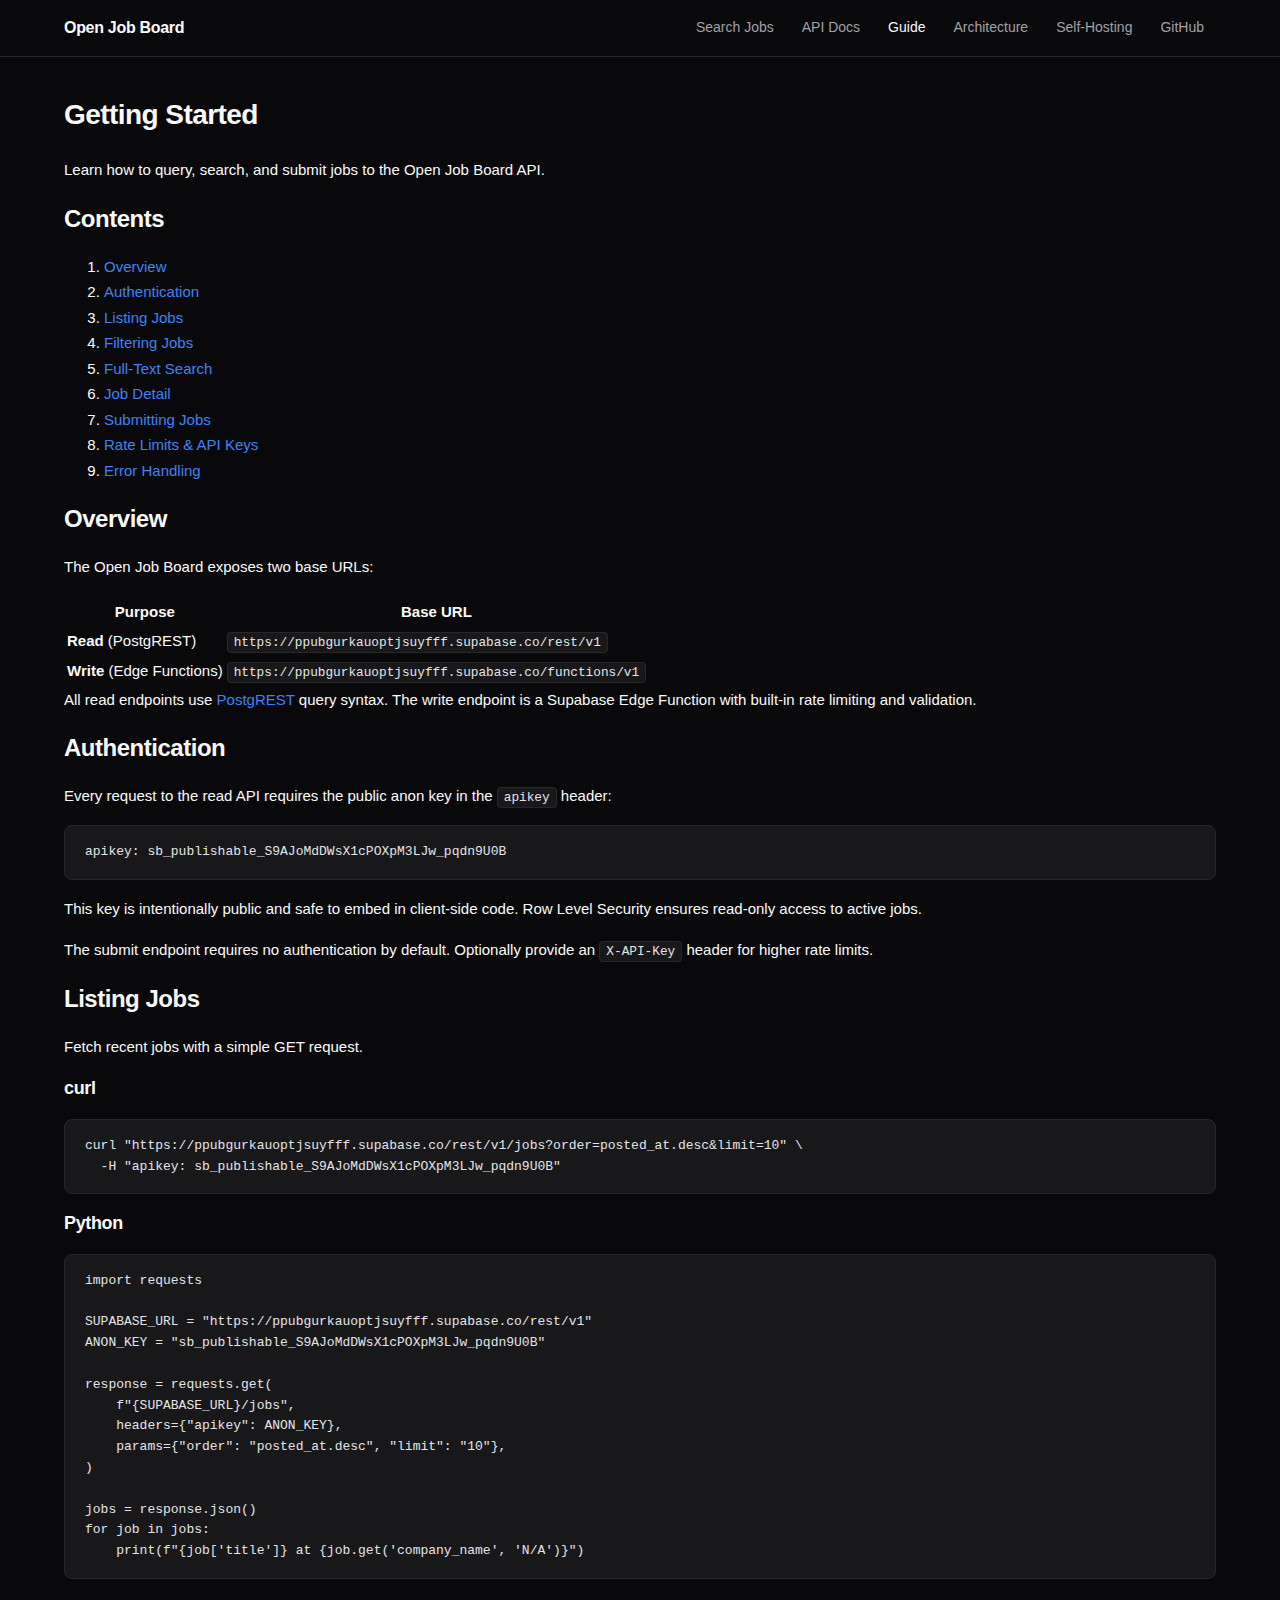
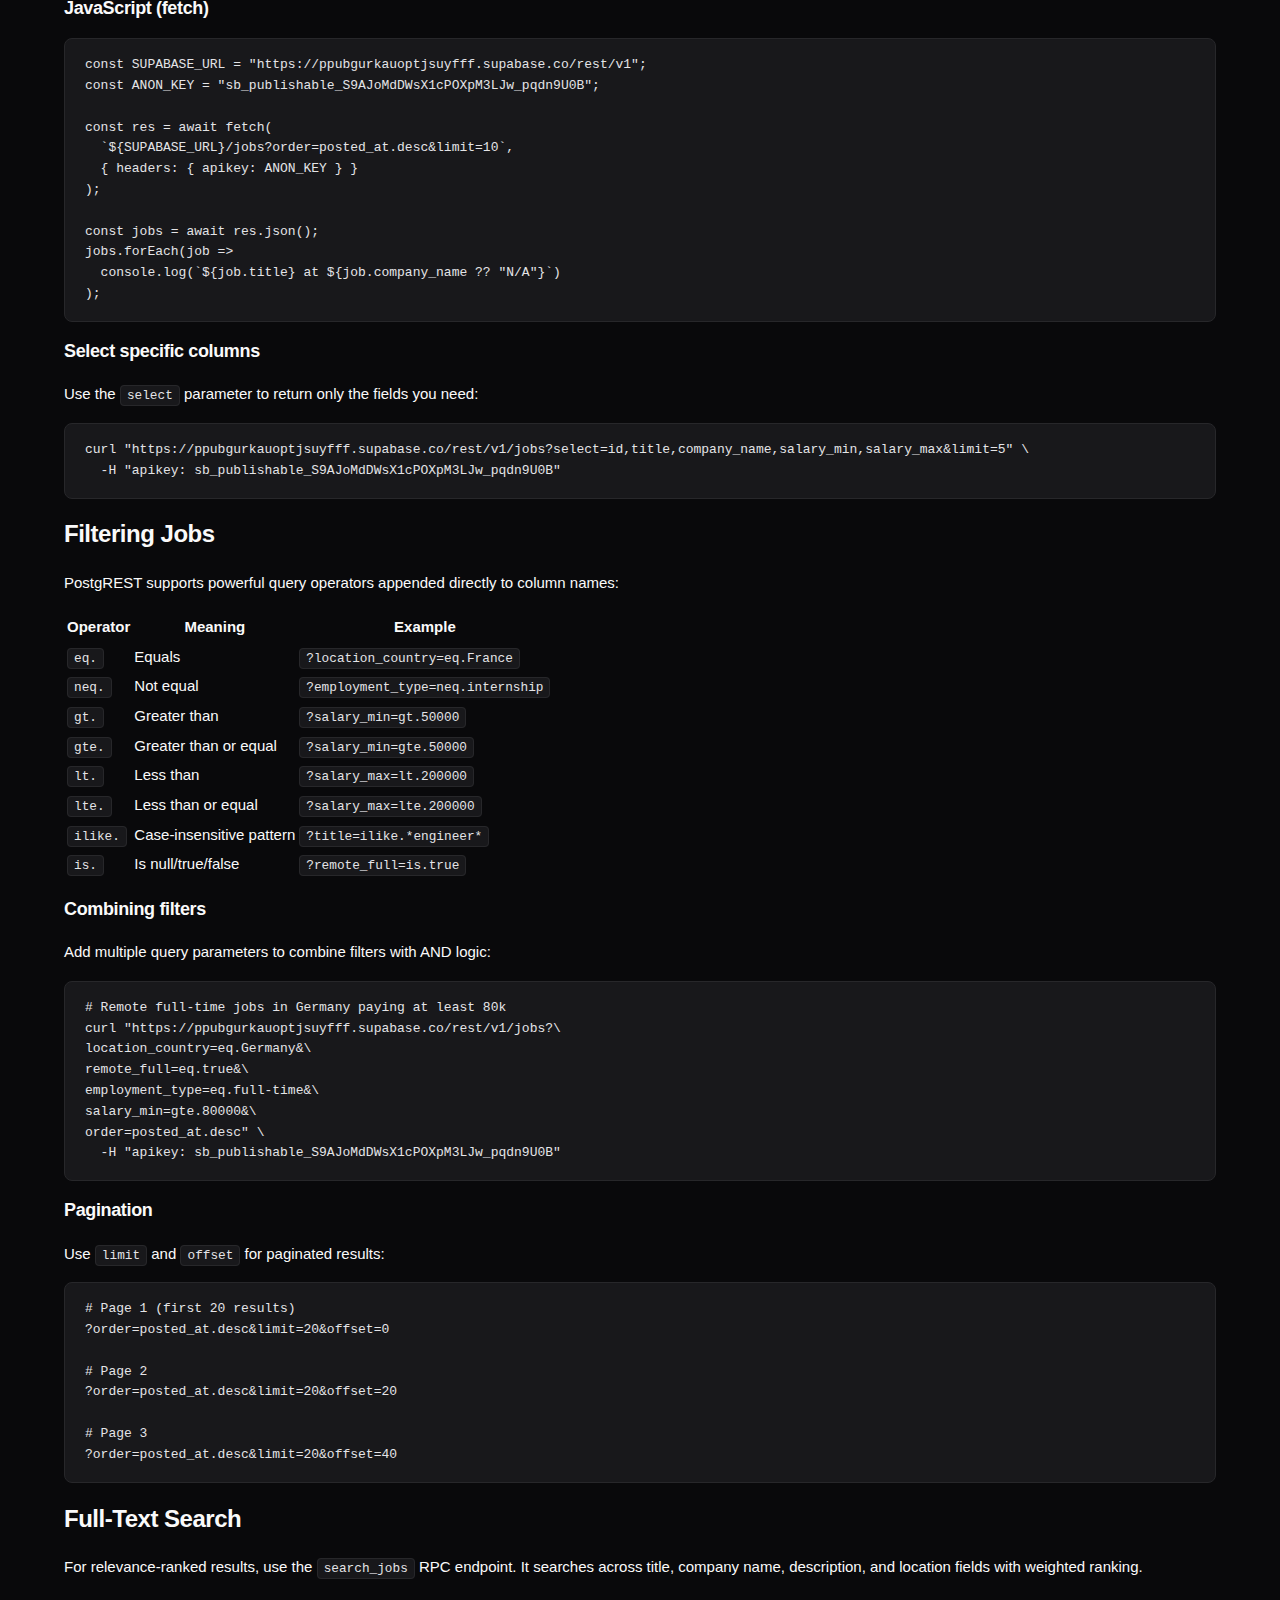
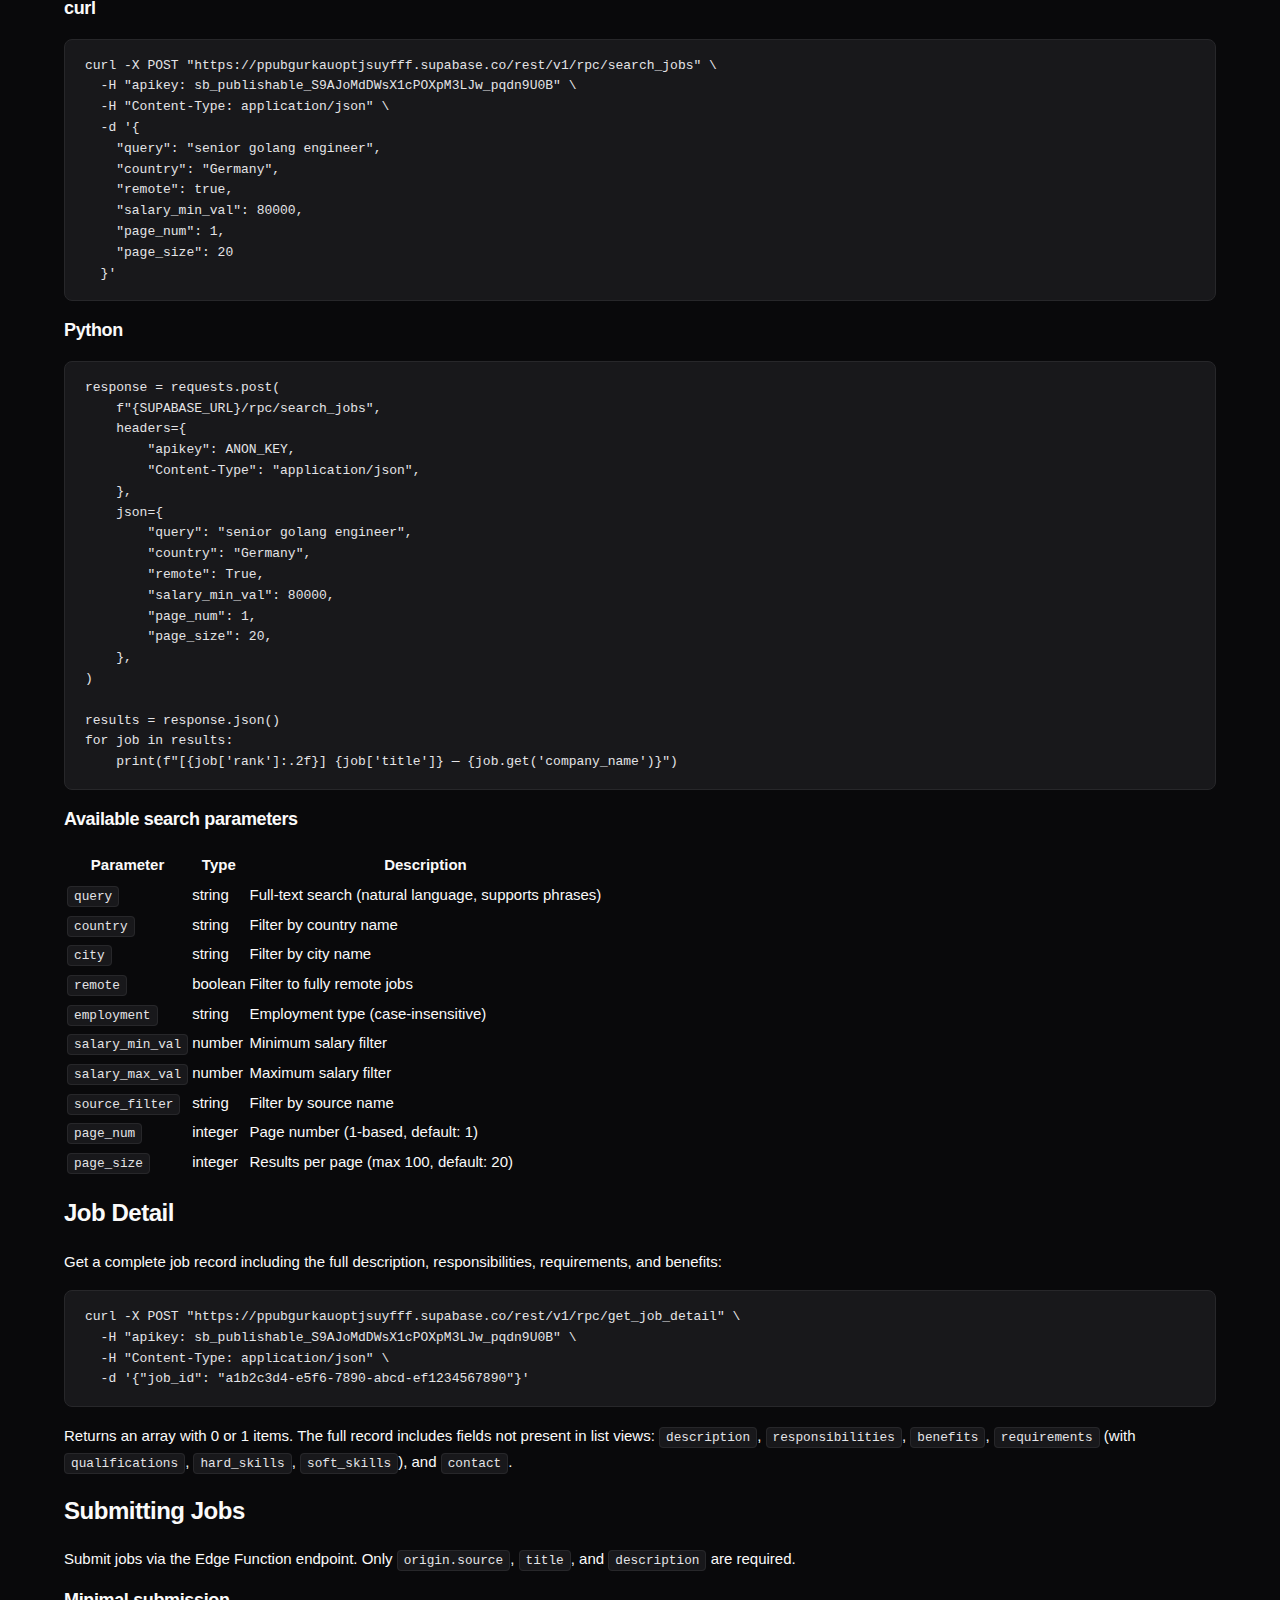
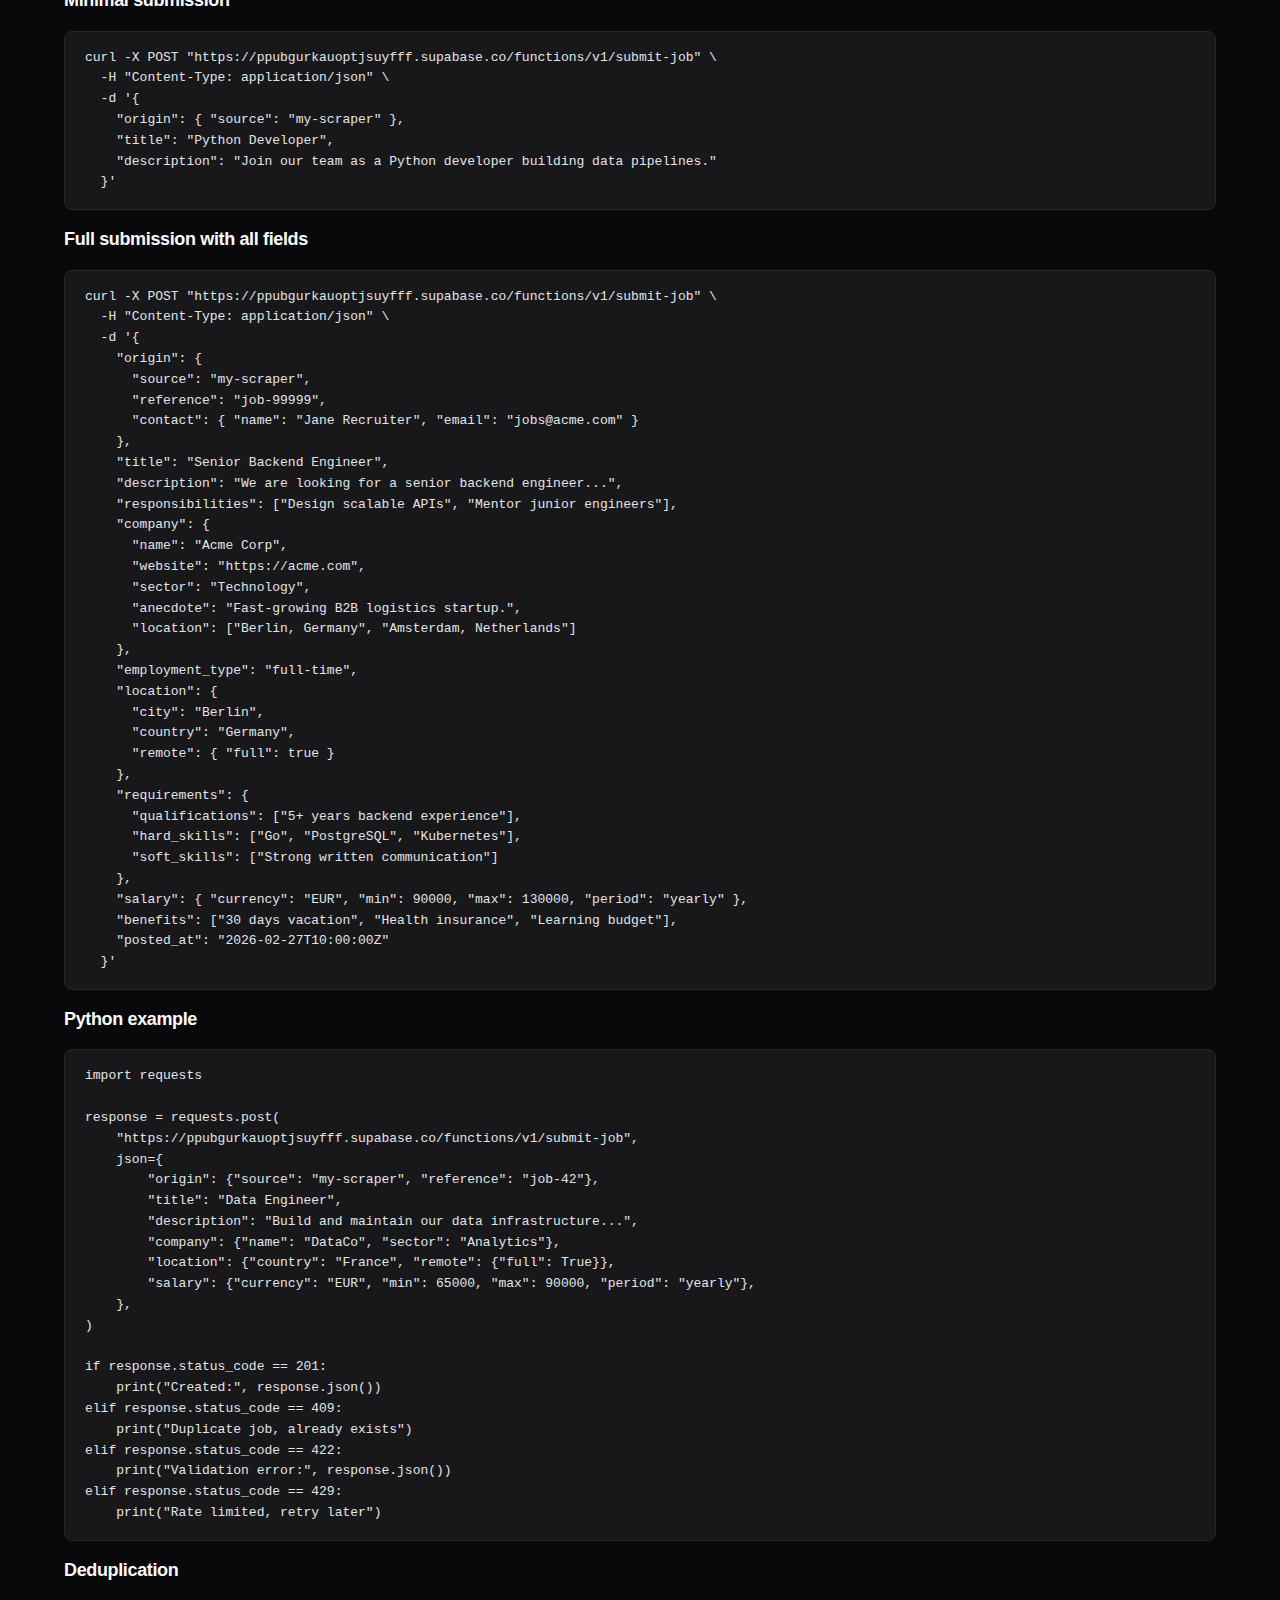
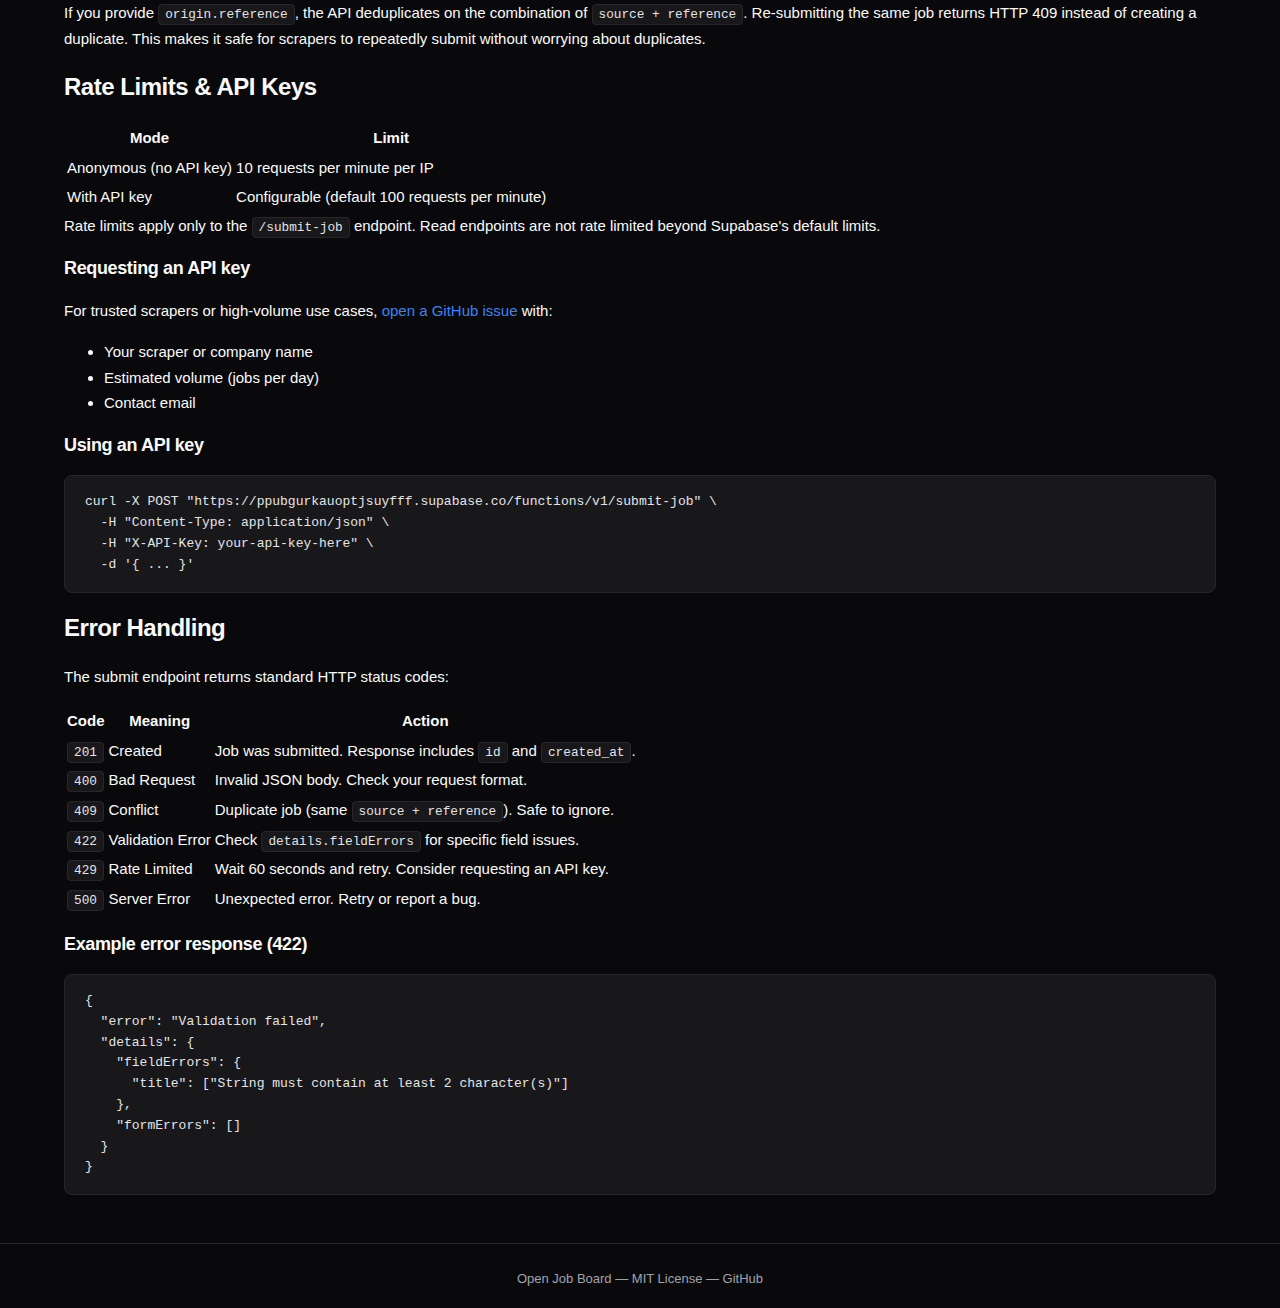
<file: docs/guide.html>
<!DOCTYPE html>
<html lang="en">
<head>
  <meta charset="UTF-8">
  <meta name="viewport" content="width=device-width, initial-scale=1.0">
  <title>Getting Started - Open Job Board</title>
  <link rel="stylesheet" href="assets/style.css">
</head>
<body>
  <header class="site-header">
    <div class="container">
      <a href="index.html" class="logo">Open Job Board</a>
      <nav>
        <a href="search.html">Search Jobs</a>
        <a href="docs.html">API Docs</a>
        <a href="guide.html" class="active">Guide</a>
        <a href="architecture.html">Architecture</a>
        <a href="self-hosting.html">Self-Hosting</a>
        <a href="https://github.com/almaju/open-job-board">GitHub</a>
      </nav>
    </div>
  </header>

  <main class="container doc-content">
    <h1 class="page-title">Getting Started</h1>
    <p class="lead">Learn how to query, search, and submit jobs to the Open Job Board API.</p>

    <nav class="toc">
      <h2>Contents</h2>
      <ol>
        <li><a href="#overview">Overview</a></li>
        <li><a href="#authentication">Authentication</a></li>
        <li><a href="#list-jobs">Listing Jobs</a></li>
        <li><a href="#filter-jobs">Filtering Jobs</a></li>
        <li><a href="#search-jobs">Full-Text Search</a></li>
        <li><a href="#job-detail">Job Detail</a></li>
        <li><a href="#submit-jobs">Submitting Jobs</a></li>
        <li><a href="#rate-limits">Rate Limits &amp; API Keys</a></li>
        <li><a href="#error-handling">Error Handling</a></li>
      </ol>
    </nav>

    <!-- ============================================================ -->
    <section id="overview">
      <h2>Overview</h2>
      <p>The Open Job Board exposes two base URLs:</p>
      <table class="doc-table">
        <thead>
          <tr><th>Purpose</th><th>Base URL</th></tr>
        </thead>
        <tbody>
          <tr>
            <td><strong>Read</strong> (PostgREST)</td>
            <td><code>https://ppubgurkauoptjsuyfff.supabase.co/rest/v1</code></td>
          </tr>
          <tr>
            <td><strong>Write</strong> (Edge Functions)</td>
            <td><code>https://ppubgurkauoptjsuyfff.supabase.co/functions/v1</code></td>
          </tr>
        </tbody>
      </table>
      <p>All read endpoints use <a href="https://docs.postgrest.org/" rel="noopener">PostgREST</a> query syntax. The write endpoint is a Supabase Edge Function with built-in rate limiting and validation.</p>
    </section>

    <!-- ============================================================ -->
    <section id="authentication">
      <h2>Authentication</h2>
      <p>Every request to the read API requires the public anon key in the <code>apikey</code> header:</p>
      <pre><code>apikey: sb_publishable_S9AJoMdDWsX1cPOXpM3LJw_pqdn9U0B</code></pre>
      <p>This key is intentionally public and safe to embed in client-side code. Row Level Security ensures read-only access to active jobs.</p>
      <p>The submit endpoint requires no authentication by default. Optionally provide an <code>X-API-Key</code> header for higher rate limits.</p>
    </section>

    <!-- ============================================================ -->
    <section id="list-jobs">
      <h2>Listing Jobs</h2>
      <p>Fetch recent jobs with a simple GET request.</p>

      <h3>curl</h3>
      <pre><code class="language-bash">curl "https://ppubgurkauoptjsuyfff.supabase.co/rest/v1/jobs?order=posted_at.desc&limit=10" \
  -H "apikey: sb_publishable_S9AJoMdDWsX1cPOXpM3LJw_pqdn9U0B"</code></pre>

      <h3>Python</h3>
      <pre><code class="language-python">import requests

SUPABASE_URL = "https://ppubgurkauoptjsuyfff.supabase.co/rest/v1"
ANON_KEY = "sb_publishable_S9AJoMdDWsX1cPOXpM3LJw_pqdn9U0B"

response = requests.get(
    f"{SUPABASE_URL}/jobs",
    headers={"apikey": ANON_KEY},
    params={"order": "posted_at.desc", "limit": "10"},
)

jobs = response.json()
for job in jobs:
    print(f"{job['title']} at {job.get('company_name', 'N/A')}")</code></pre>

      <h3>JavaScript (fetch)</h3>
      <pre><code class="language-javascript">const SUPABASE_URL = "https://ppubgurkauoptjsuyfff.supabase.co/rest/v1";
const ANON_KEY = "sb_publishable_S9AJoMdDWsX1cPOXpM3LJw_pqdn9U0B";

const res = await fetch(
  `${SUPABASE_URL}/jobs?order=posted_at.desc&limit=10`,
  { headers: { apikey: ANON_KEY } }
);

const jobs = await res.json();
jobs.forEach(job =>
  console.log(`${job.title} at ${job.company_name ?? "N/A"}`)
);</code></pre>

      <h3>Select specific columns</h3>
      <p>Use the <code>select</code> parameter to return only the fields you need:</p>
      <pre><code class="language-bash">curl "https://ppubgurkauoptjsuyfff.supabase.co/rest/v1/jobs?select=id,title,company_name,salary_min,salary_max&limit=5" \
  -H "apikey: sb_publishable_S9AJoMdDWsX1cPOXpM3LJw_pqdn9U0B"</code></pre>
    </section>

    <!-- ============================================================ -->
    <section id="filter-jobs">
      <h2>Filtering Jobs</h2>
      <p>PostgREST supports powerful query operators appended directly to column names:</p>

      <table class="doc-table">
        <thead>
          <tr><th>Operator</th><th>Meaning</th><th>Example</th></tr>
        </thead>
        <tbody>
          <tr><td><code>eq.</code></td><td>Equals</td><td><code>?location_country=eq.France</code></td></tr>
          <tr><td><code>neq.</code></td><td>Not equal</td><td><code>?employment_type=neq.internship</code></td></tr>
          <tr><td><code>gt.</code></td><td>Greater than</td><td><code>?salary_min=gt.50000</code></td></tr>
          <tr><td><code>gte.</code></td><td>Greater than or equal</td><td><code>?salary_min=gte.50000</code></td></tr>
          <tr><td><code>lt.</code></td><td>Less than</td><td><code>?salary_max=lt.200000</code></td></tr>
          <tr><td><code>lte.</code></td><td>Less than or equal</td><td><code>?salary_max=lte.200000</code></td></tr>
          <tr><td><code>ilike.</code></td><td>Case-insensitive pattern</td><td><code>?title=ilike.*engineer*</code></td></tr>
          <tr><td><code>is.</code></td><td>Is null/true/false</td><td><code>?remote_full=is.true</code></td></tr>
        </tbody>
      </table>

      <h3>Combining filters</h3>
      <p>Add multiple query parameters to combine filters with AND logic:</p>
      <pre><code class="language-bash"># Remote full-time jobs in Germany paying at least 80k
curl "https://ppubgurkauoptjsuyfff.supabase.co/rest/v1/jobs?\
location_country=eq.Germany&\
remote_full=eq.true&\
employment_type=eq.full-time&\
salary_min=gte.80000&\
order=posted_at.desc" \
  -H "apikey: sb_publishable_S9AJoMdDWsX1cPOXpM3LJw_pqdn9U0B"</code></pre>

      <h3>Pagination</h3>
      <p>Use <code>limit</code> and <code>offset</code> for paginated results:</p>
      <pre><code class="language-bash"># Page 1 (first 20 results)
?order=posted_at.desc&limit=20&offset=0

# Page 2
?order=posted_at.desc&limit=20&offset=20

# Page 3
?order=posted_at.desc&limit=20&offset=40</code></pre>
    </section>

    <!-- ============================================================ -->
    <section id="search-jobs">
      <h2>Full-Text Search</h2>
      <p>For relevance-ranked results, use the <code>search_jobs</code> RPC endpoint. It searches across title, company name, description, and location fields with weighted ranking.</p>

      <h3>curl</h3>
      <pre><code class="language-bash">curl -X POST "https://ppubgurkauoptjsuyfff.supabase.co/rest/v1/rpc/search_jobs" \
  -H "apikey: sb_publishable_S9AJoMdDWsX1cPOXpM3LJw_pqdn9U0B" \
  -H "Content-Type: application/json" \
  -d '{
    "query": "senior golang engineer",
    "country": "Germany",
    "remote": true,
    "salary_min_val": 80000,
    "page_num": 1,
    "page_size": 20
  }'</code></pre>

      <h3>Python</h3>
      <pre><code class="language-python">response = requests.post(
    f"{SUPABASE_URL}/rpc/search_jobs",
    headers={
        "apikey": ANON_KEY,
        "Content-Type": "application/json",
    },
    json={
        "query": "senior golang engineer",
        "country": "Germany",
        "remote": True,
        "salary_min_val": 80000,
        "page_num": 1,
        "page_size": 20,
    },
)

results = response.json()
for job in results:
    print(f"[{job['rank']:.2f}] {job['title']} — {job.get('company_name')}")</code></pre>

      <h3>Available search parameters</h3>
      <table class="doc-table">
        <thead>
          <tr><th>Parameter</th><th>Type</th><th>Description</th></tr>
        </thead>
        <tbody>
          <tr><td><code>query</code></td><td>string</td><td>Full-text search (natural language, supports phrases)</td></tr>
          <tr><td><code>country</code></td><td>string</td><td>Filter by country name</td></tr>
          <tr><td><code>city</code></td><td>string</td><td>Filter by city name</td></tr>
          <tr><td><code>remote</code></td><td>boolean</td><td>Filter to fully remote jobs</td></tr>
          <tr><td><code>employment</code></td><td>string</td><td>Employment type (case-insensitive)</td></tr>
          <tr><td><code>salary_min_val</code></td><td>number</td><td>Minimum salary filter</td></tr>
          <tr><td><code>salary_max_val</code></td><td>number</td><td>Maximum salary filter</td></tr>
          <tr><td><code>source_filter</code></td><td>string</td><td>Filter by source name</td></tr>
          <tr><td><code>page_num</code></td><td>integer</td><td>Page number (1-based, default: 1)</td></tr>
          <tr><td><code>page_size</code></td><td>integer</td><td>Results per page (max 100, default: 20)</td></tr>
        </tbody>
      </table>
    </section>

    <!-- ============================================================ -->
    <section id="job-detail">
      <h2>Job Detail</h2>
      <p>Get a complete job record including the full description, responsibilities, requirements, and benefits:</p>
      <pre><code class="language-bash">curl -X POST "https://ppubgurkauoptjsuyfff.supabase.co/rest/v1/rpc/get_job_detail" \
  -H "apikey: sb_publishable_S9AJoMdDWsX1cPOXpM3LJw_pqdn9U0B" \
  -H "Content-Type: application/json" \
  -d '{"job_id": "a1b2c3d4-e5f6-7890-abcd-ef1234567890"}'</code></pre>
      <p>Returns an array with 0 or 1 items. The full record includes fields not present in list views: <code>description</code>, <code>responsibilities</code>, <code>benefits</code>, <code>requirements</code> (with <code>qualifications</code>, <code>hard_skills</code>, <code>soft_skills</code>), and <code>contact</code>.</p>
    </section>

    <!-- ============================================================ -->
    <section id="submit-jobs">
      <h2>Submitting Jobs</h2>
      <p>Submit jobs via the Edge Function endpoint. Only <code>origin.source</code>, <code>title</code>, and <code>description</code> are required.</p>

      <h3>Minimal submission</h3>
      <pre><code class="language-bash">curl -X POST "https://ppubgurkauoptjsuyfff.supabase.co/functions/v1/submit-job" \
  -H "Content-Type: application/json" \
  -d '{
    "origin": { "source": "my-scraper" },
    "title": "Python Developer",
    "description": "Join our team as a Python developer building data pipelines."
  }'</code></pre>

      <h3>Full submission with all fields</h3>
      <pre><code class="language-bash">curl -X POST "https://ppubgurkauoptjsuyfff.supabase.co/functions/v1/submit-job" \
  -H "Content-Type: application/json" \
  -d '{
    "origin": {
      "source": "my-scraper",
      "reference": "job-99999",
      "contact": { "name": "Jane Recruiter", "email": "jobs@acme.com" }
    },
    "title": "Senior Backend Engineer",
    "description": "We are looking for a senior backend engineer...",
    "responsibilities": ["Design scalable APIs", "Mentor junior engineers"],
    "company": {
      "name": "Acme Corp",
      "website": "https://acme.com",
      "sector": "Technology",
      "anecdote": "Fast-growing B2B logistics startup.",
      "location": ["Berlin, Germany", "Amsterdam, Netherlands"]
    },
    "employment_type": "full-time",
    "location": {
      "city": "Berlin",
      "country": "Germany",
      "remote": { "full": true }
    },
    "requirements": {
      "qualifications": ["5+ years backend experience"],
      "hard_skills": ["Go", "PostgreSQL", "Kubernetes"],
      "soft_skills": ["Strong written communication"]
    },
    "salary": { "currency": "EUR", "min": 90000, "max": 130000, "period": "yearly" },
    "benefits": ["30 days vacation", "Health insurance", "Learning budget"],
    "posted_at": "2026-02-27T10:00:00Z"
  }'</code></pre>

      <h3>Python example</h3>
      <pre><code class="language-python">import requests

response = requests.post(
    "https://ppubgurkauoptjsuyfff.supabase.co/functions/v1/submit-job",
    json={
        "origin": {"source": "my-scraper", "reference": "job-42"},
        "title": "Data Engineer",
        "description": "Build and maintain our data infrastructure...",
        "company": {"name": "DataCo", "sector": "Analytics"},
        "location": {"country": "France", "remote": {"full": True}},
        "salary": {"currency": "EUR", "min": 65000, "max": 90000, "period": "yearly"},
    },
)

if response.status_code == 201:
    print("Created:", response.json())
elif response.status_code == 409:
    print("Duplicate job, already exists")
elif response.status_code == 422:
    print("Validation error:", response.json())
elif response.status_code == 429:
    print("Rate limited, retry later")</code></pre>

      <h3>Deduplication</h3>
      <p>If you provide <code>origin.reference</code>, the API deduplicates on the combination of <code>source + reference</code>. Re-submitting the same job returns HTTP 409 instead of creating a duplicate. This makes it safe for scrapers to repeatedly submit without worrying about duplicates.</p>
    </section>

    <!-- ============================================================ -->
    <section id="rate-limits">
      <h2>Rate Limits &amp; API Keys</h2>
      <table class="doc-table">
        <thead>
          <tr><th>Mode</th><th>Limit</th></tr>
        </thead>
        <tbody>
          <tr><td>Anonymous (no API key)</td><td>10 requests per minute per IP</td></tr>
          <tr><td>With API key</td><td>Configurable (default 100 requests per minute)</td></tr>
        </tbody>
      </table>
      <p>Rate limits apply only to the <code>/submit-job</code> endpoint. Read endpoints are not rate limited beyond Supabase's default limits.</p>

      <h3>Requesting an API key</h3>
      <p>For trusted scrapers or high-volume use cases, <a href="https://github.com/almaju/open-job-board/issues/new?title=API+Key+Request&body=Name%3A%0AEstimated+volume%3A%0AContact+email%3A">open a GitHub issue</a> with:</p>
      <ul>
        <li>Your scraper or company name</li>
        <li>Estimated volume (jobs per day)</li>
        <li>Contact email</li>
      </ul>

      <h3>Using an API key</h3>
      <pre><code class="language-bash">curl -X POST "https://ppubgurkauoptjsuyfff.supabase.co/functions/v1/submit-job" \
  -H "Content-Type: application/json" \
  -H "X-API-Key: your-api-key-here" \
  -d '{ ... }'</code></pre>
    </section>

    <!-- ============================================================ -->
    <section id="error-handling">
      <h2>Error Handling</h2>
      <p>The submit endpoint returns standard HTTP status codes:</p>
      <table class="doc-table">
        <thead>
          <tr><th>Code</th><th>Meaning</th><th>Action</th></tr>
        </thead>
        <tbody>
          <tr><td><code>201</code></td><td>Created</td><td>Job was submitted. Response includes <code>id</code> and <code>created_at</code>.</td></tr>
          <tr><td><code>400</code></td><td>Bad Request</td><td>Invalid JSON body. Check your request format.</td></tr>
          <tr><td><code>409</code></td><td>Conflict</td><td>Duplicate job (same <code>source + reference</code>). Safe to ignore.</td></tr>
          <tr><td><code>422</code></td><td>Validation Error</td><td>Check <code>details.fieldErrors</code> for specific field issues.</td></tr>
          <tr><td><code>429</code></td><td>Rate Limited</td><td>Wait 60 seconds and retry. Consider requesting an API key.</td></tr>
          <tr><td><code>500</code></td><td>Server Error</td><td>Unexpected error. Retry or report a bug.</td></tr>
        </tbody>
      </table>

      <h3>Example error response (422)</h3>
      <pre><code class="language-json">{
  "error": "Validation failed",
  "details": {
    "fieldErrors": {
      "title": ["String must contain at least 2 character(s)"]
    },
    "formErrors": []
  }
}</code></pre>
    </section>
  </main>

  <footer class="site-footer">
    <div class="container">
      <p>Open Job Board &mdash; MIT License &mdash; <a href="https://github.com/almaju/open-job-board">GitHub</a></p>
    </div>
  </footer>
</body>
</html>
</file>
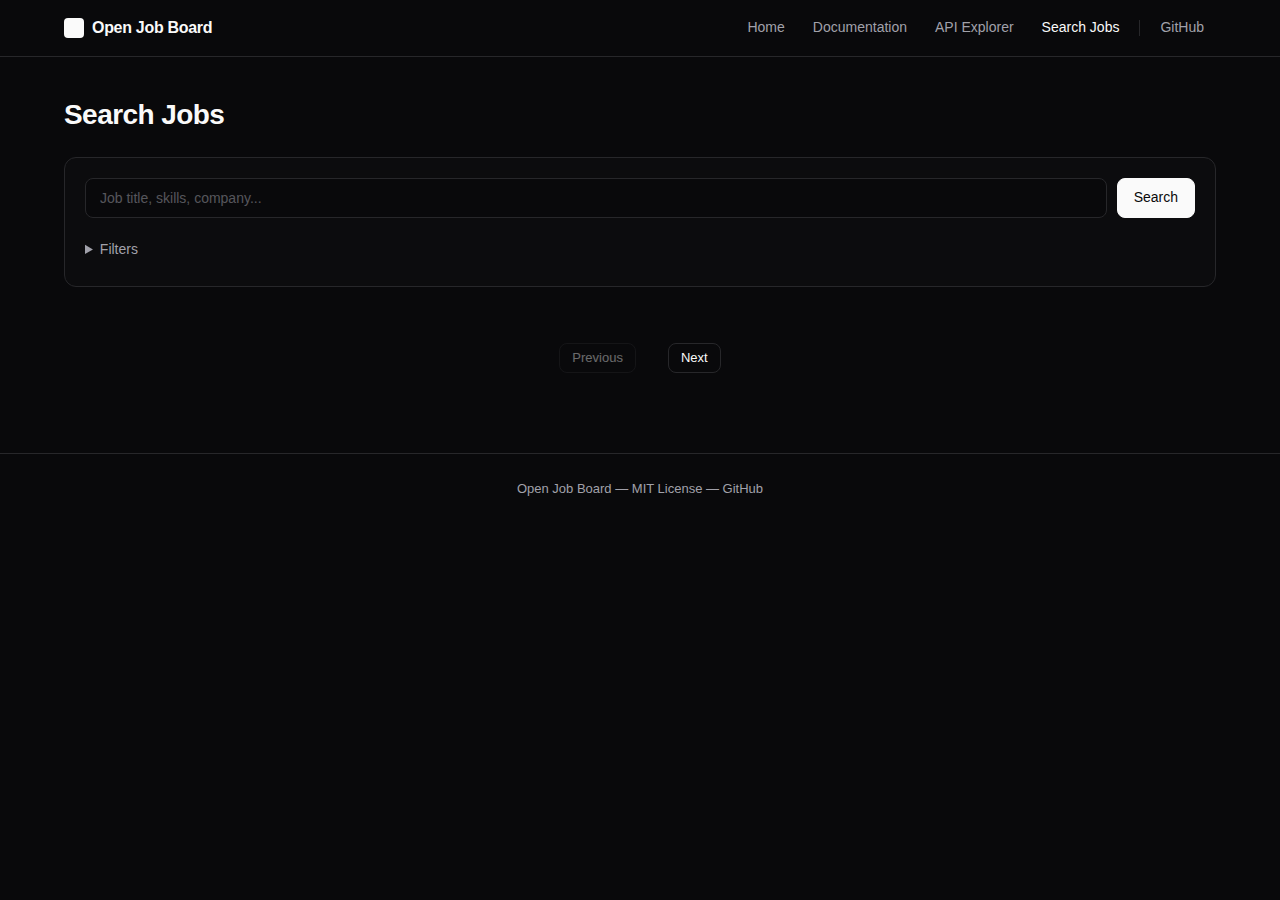
<file: docs/search.html>
<!DOCTYPE html>
<html lang="en">
<head>
  <meta charset="UTF-8">
  <meta name="viewport" content="width=device-width, initial-scale=1.0">
  <title>Search Jobs - Open Job Board</title>
  <meta name="description" content="Search thousands of job listings. Filter by location, remote, salary, and more.">
  <link rel="stylesheet" href="assets/style.css">
</head>
<body>
  <header class="site-header">
    <div class="container">
      <a href="index.html" class="logo">
        <div class="logo-icon"></div>
        Open Job Board
      </a>
      <button class="nav-toggle" onclick="document.querySelector('.site-header nav').classList.toggle('open')" aria-label="Toggle navigation">
        <svg viewBox="0 0 20 20" fill="currentColor"><path fill-rule="evenodd" d="M3 5a1 1 0 011-1h12a1 1 0 110 2H4a1 1 0 01-1-1zm0 5a1 1 0 011-1h12a1 1 0 110 2H4a1 1 0 01-1-1zm0 5a1 1 0 011-1h12a1 1 0 110 2H4a1 1 0 01-1-1z" clip-rule="evenodd"/></svg>
      </button>
      <nav>
        <a href="index.html">Home</a>
        <a href="docs.html">Documentation</a>
        <a href="api.html">API Explorer</a>
        <a href="search.html" class="active">Search Jobs</a>
        <span class="nav-separator"></span>
        <a href="https://github.com/almaju/open-job-board">GitHub</a>
      </nav>
    </div>
  </header>

  <main class="container">
    <h1 class="page-title">Search Jobs</h1>

    <form id="search-form" class="search-form">
      <div class="search-row">
        <input
          type="text"
          id="q"
          name="q"
          placeholder="Job title, skills, company..."
          class="search-input-main"
          autocomplete="off"
        >
        <button type="submit" class="btn btn-primary">Search</button>
      </div>

      <details class="filters-panel">
        <summary>Filters</summary>
        <div class="filters-grid">
          <div class="filter-group">
            <label for="country">Country</label>
            <input type="text" id="country" placeholder="e.g. Germany">
          </div>
          <div class="filter-group">
            <label for="city">City</label>
            <input type="text" id="city" placeholder="e.g. Berlin">
          </div>
          <div class="filter-group">
            <label for="employment">Employment type</label>
            <select id="employment">
              <option value="">Any</option>
              <option value="full-time">Full-time</option>
              <option value="part-time">Part-time</option>
              <option value="contract">Contract</option>
              <option value="freelance">Freelance</option>
              <option value="internship">Internship</option>
            </select>
          </div>
          <div class="filter-group filter-group-checkbox">
            <label>
              <input type="checkbox" id="remote">
              Remote only
            </label>
          </div>
          <div class="filter-group">
            <label for="salary_min">Min salary</label>
            <input type="number" id="salary_min" placeholder="e.g. 50000" min="0">
          </div>
          <div class="filter-group">
            <label for="salary_max">Max salary</label>
            <input type="number" id="salary_max" placeholder="e.g. 150000" min="0">
          </div>
        </div>
      </details>
    </form>

    <div id="status" class="status-message" hidden></div>

    <div id="results-header" class="results-header" hidden>
      <span id="results-count"></span>
    </div>

    <div id="results" class="results-grid"></div>

    <div id="pagination" class="pagination" hidden>
      <button id="prev-btn" class="btn btn-secondary btn-sm" disabled>Previous</button>
      <span id="page-info"></span>
      <button id="next-btn" class="btn btn-secondary btn-sm">Next</button>
    </div>
  </main>

  <footer class="site-footer">
    <div class="container">
      <p>Open Job Board &mdash; MIT License &mdash; <a href="https://github.com/almaju/open-job-board">GitHub</a></p>
    </div>
  </footer>

  <script src="assets/search.js"></script>
</body>
</html>
</file>
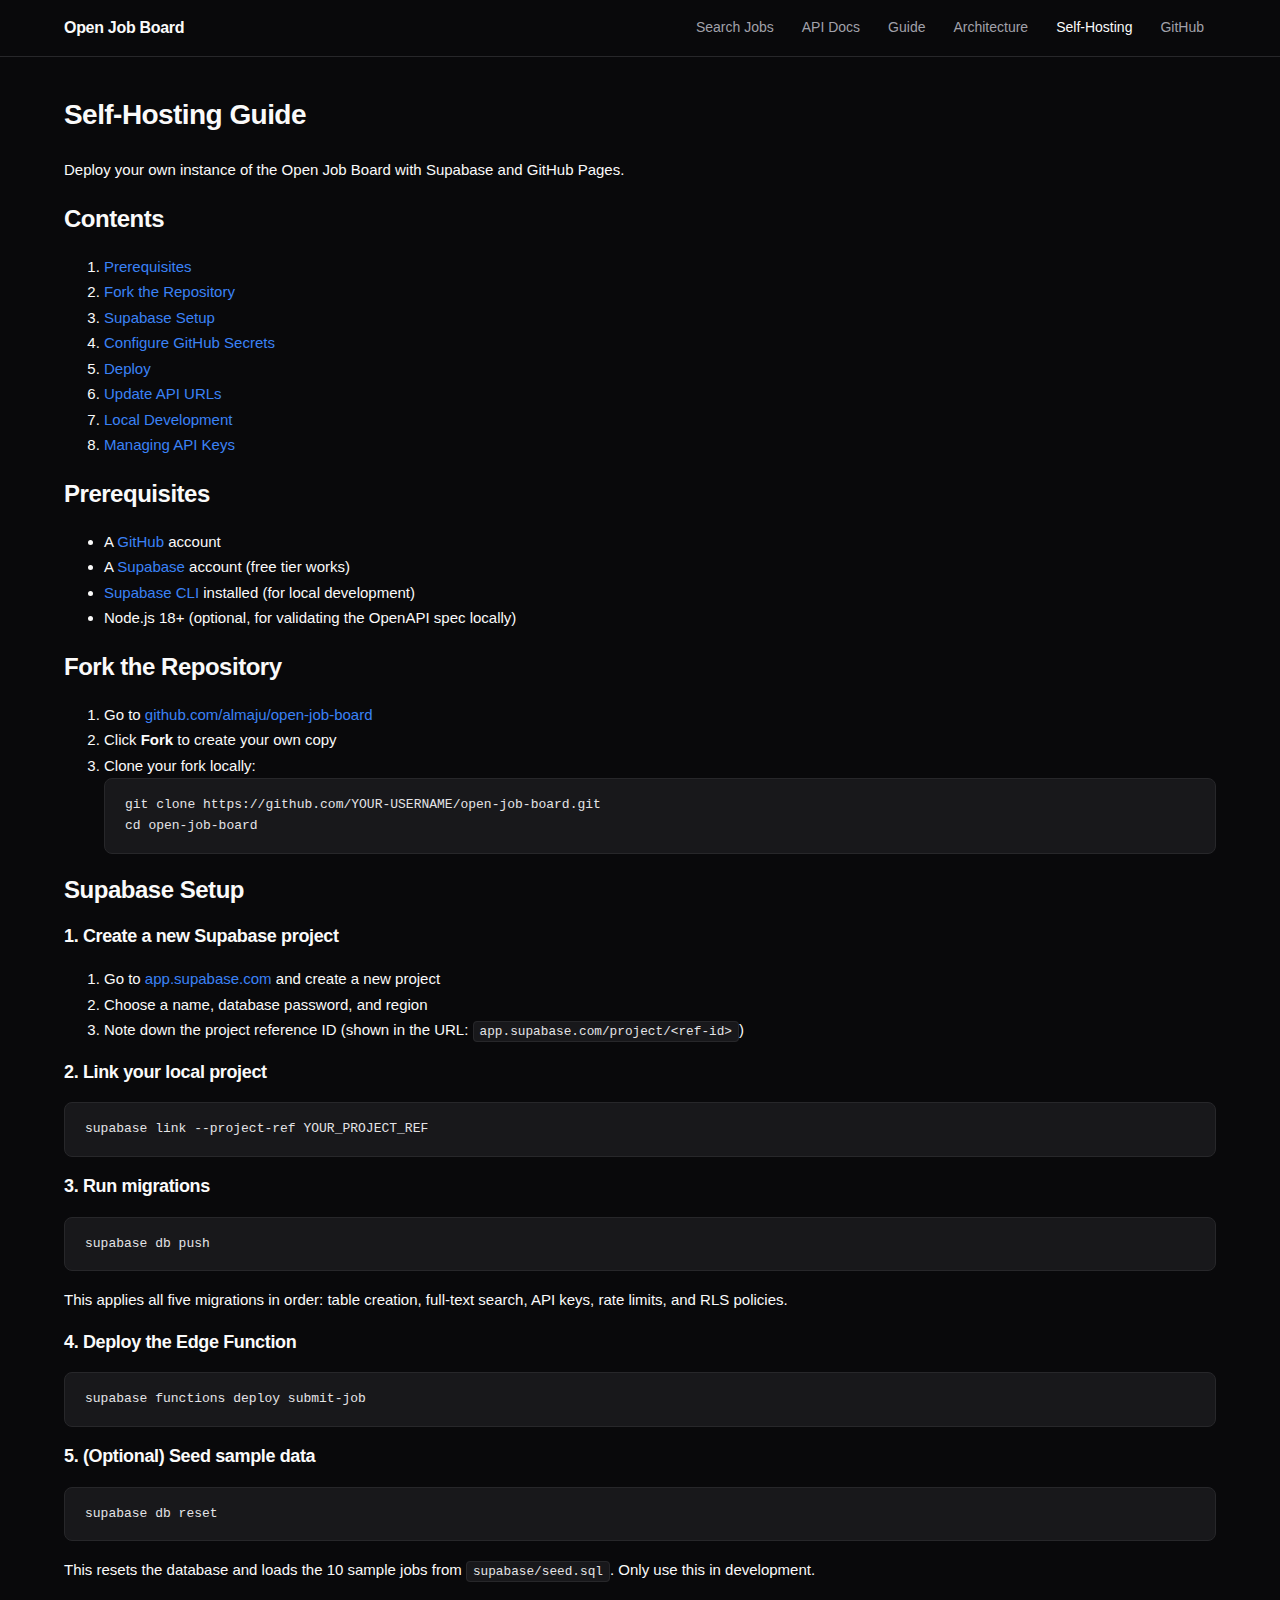
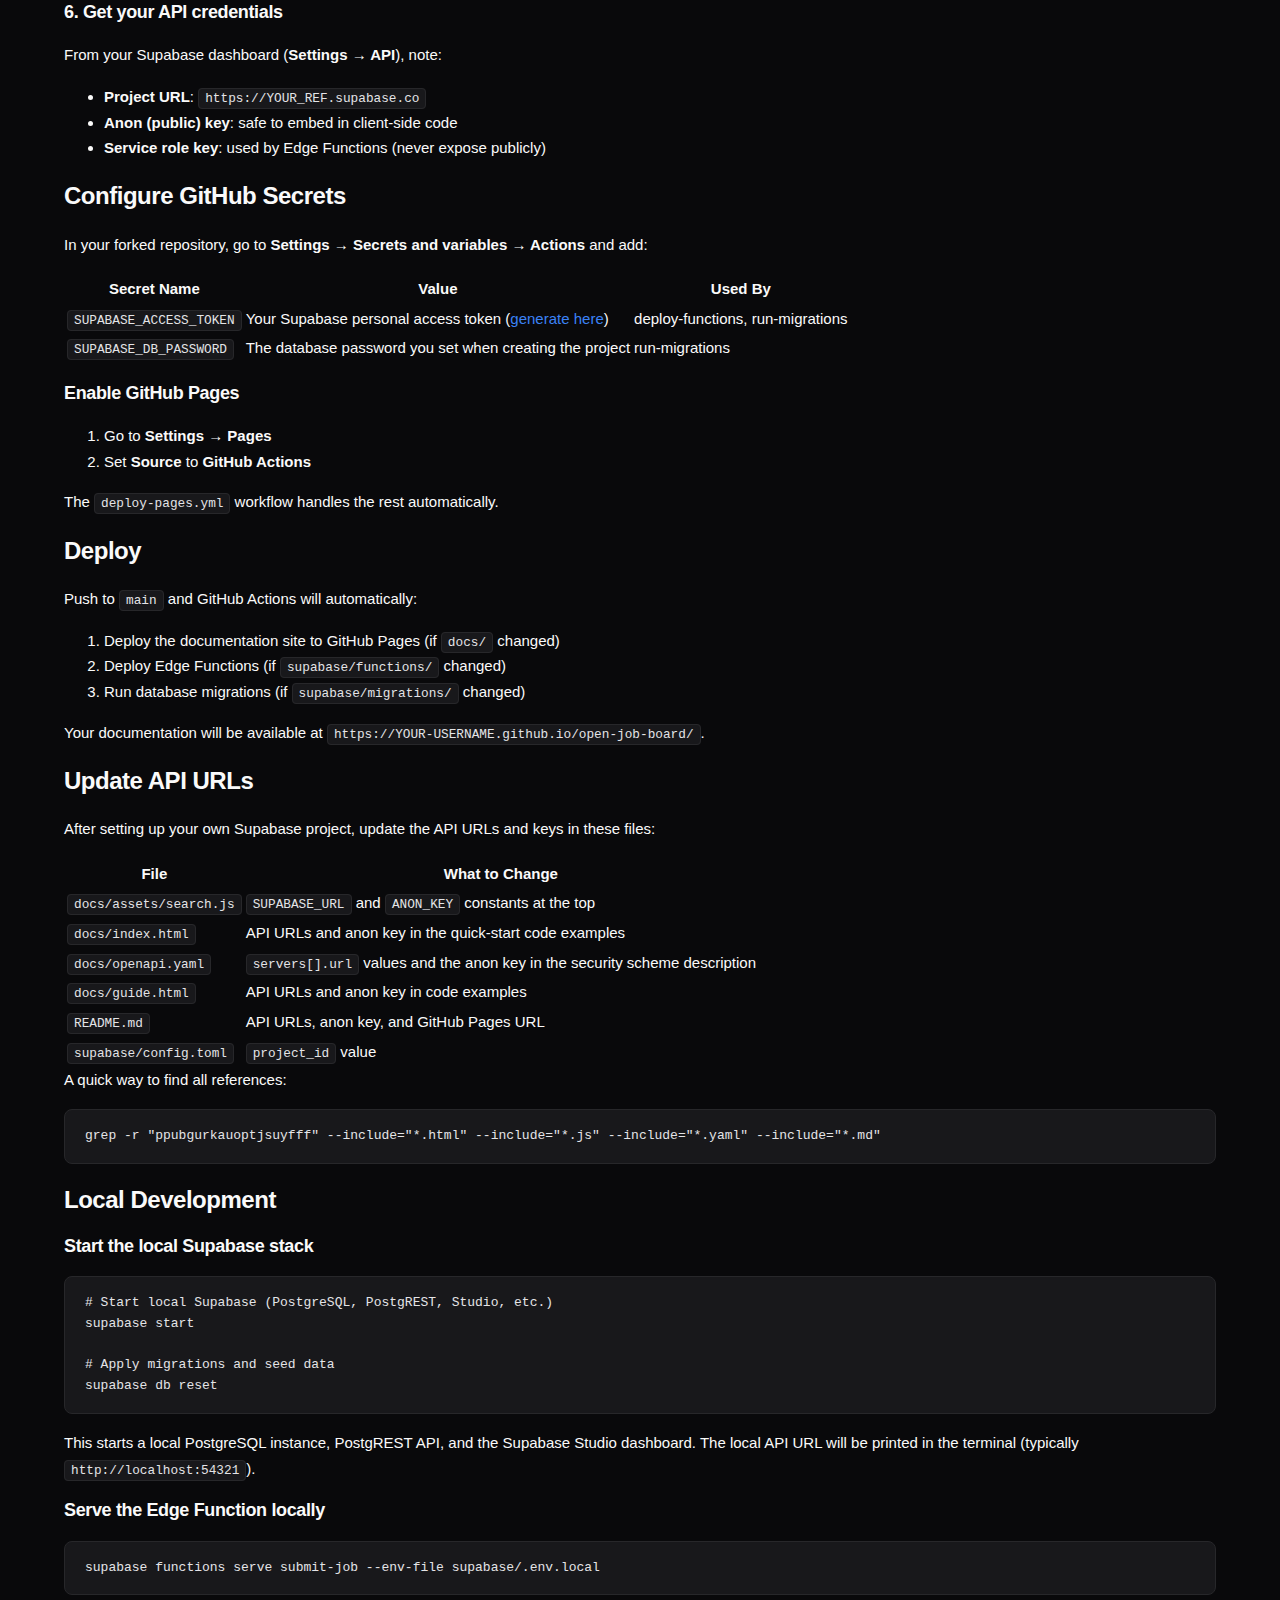
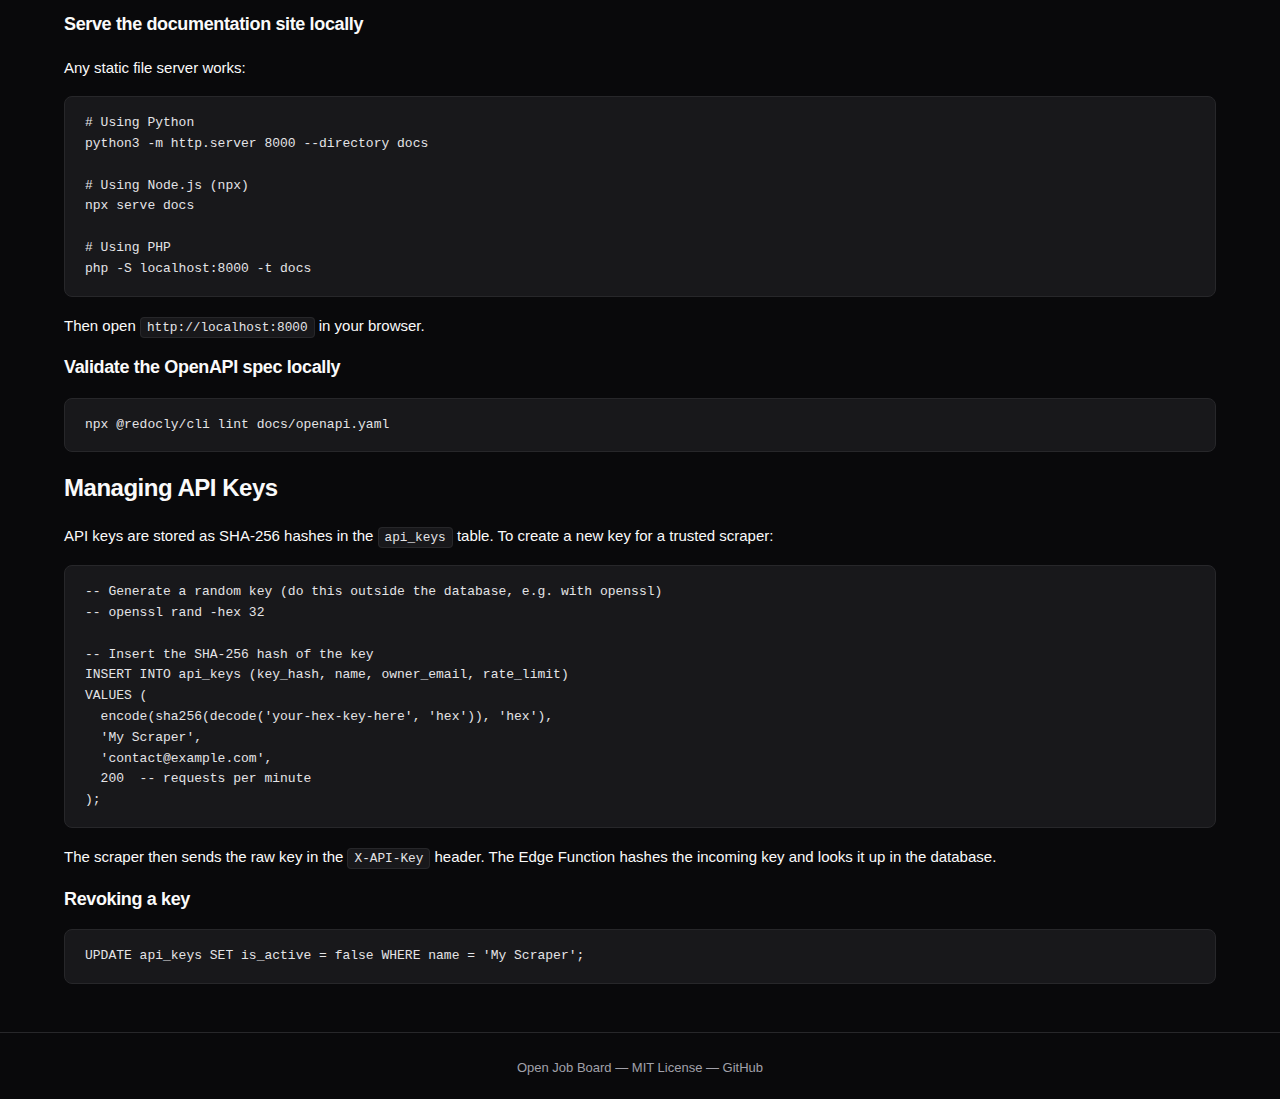
<file: docs/self-hosting.html>
<!DOCTYPE html>
<html lang="en">
<head>
  <meta charset="UTF-8">
  <meta name="viewport" content="width=device-width, initial-scale=1.0">
  <title>Self-Hosting - Open Job Board</title>
  <link rel="stylesheet" href="assets/style.css">
</head>
<body>
  <header class="site-header">
    <div class="container">
      <a href="index.html" class="logo">Open Job Board</a>
      <nav>
        <a href="search.html">Search Jobs</a>
        <a href="docs.html">API Docs</a>
        <a href="guide.html">Guide</a>
        <a href="architecture.html">Architecture</a>
        <a href="self-hosting.html" class="active">Self-Hosting</a>
        <a href="https://github.com/almaju/open-job-board">GitHub</a>
      </nav>
    </div>
  </header>

  <main class="container doc-content">
    <h1 class="page-title">Self-Hosting Guide</h1>
    <p class="lead">Deploy your own instance of the Open Job Board with Supabase and GitHub Pages.</p>

    <nav class="toc">
      <h2>Contents</h2>
      <ol>
        <li><a href="#prerequisites">Prerequisites</a></li>
        <li><a href="#fork">Fork the Repository</a></li>
        <li><a href="#supabase-setup">Supabase Setup</a></li>
        <li><a href="#github-secrets">Configure GitHub Secrets</a></li>
        <li><a href="#deploy">Deploy</a></li>
        <li><a href="#update-urls">Update API URLs</a></li>
        <li><a href="#local-dev">Local Development</a></li>
        <li><a href="#api-keys">Managing API Keys</a></li>
      </ol>
    </nav>

    <!-- ============================================================ -->
    <section id="prerequisites">
      <h2>Prerequisites</h2>
      <ul>
        <li>A <a href="https://github.com" rel="noopener">GitHub</a> account</li>
        <li>A <a href="https://supabase.com" rel="noopener">Supabase</a> account (free tier works)</li>
        <li><a href="https://supabase.com/docs/guides/cli" rel="noopener">Supabase CLI</a> installed (for local development)</li>
        <li>Node.js 18+ (optional, for validating the OpenAPI spec locally)</li>
      </ul>
    </section>

    <!-- ============================================================ -->
    <section id="fork">
      <h2>Fork the Repository</h2>
      <ol>
        <li>Go to <a href="https://github.com/almaju/open-job-board" rel="noopener">github.com/almaju/open-job-board</a></li>
        <li>Click <strong>Fork</strong> to create your own copy</li>
        <li>Clone your fork locally:
          <pre><code class="language-bash">git clone https://github.com/YOUR-USERNAME/open-job-board.git
cd open-job-board</code></pre>
        </li>
      </ol>
    </section>

    <!-- ============================================================ -->
    <section id="supabase-setup">
      <h2>Supabase Setup</h2>

      <h3>1. Create a new Supabase project</h3>
      <ol>
        <li>Go to <a href="https://app.supabase.com" rel="noopener">app.supabase.com</a> and create a new project</li>
        <li>Choose a name, database password, and region</li>
        <li>Note down the project reference ID (shown in the URL: <code>app.supabase.com/project/&lt;ref-id&gt;</code>)</li>
      </ol>

      <h3>2. Link your local project</h3>
      <pre><code class="language-bash">supabase link --project-ref YOUR_PROJECT_REF</code></pre>

      <h3>3. Run migrations</h3>
      <pre><code class="language-bash">supabase db push</code></pre>
      <p>This applies all five migrations in order: table creation, full-text search, API keys, rate limits, and RLS policies.</p>

      <h3>4. Deploy the Edge Function</h3>
      <pre><code class="language-bash">supabase functions deploy submit-job</code></pre>

      <h3>5. (Optional) Seed sample data</h3>
      <pre><code class="language-bash">supabase db reset</code></pre>
      <p>This resets the database and loads the 10 sample jobs from <code>supabase/seed.sql</code>. Only use this in development.</p>

      <h3>6. Get your API credentials</h3>
      <p>From your Supabase dashboard (<strong>Settings &rarr; API</strong>), note:</p>
      <ul>
        <li><strong>Project URL</strong>: <code>https://YOUR_REF.supabase.co</code></li>
        <li><strong>Anon (public) key</strong>: safe to embed in client-side code</li>
        <li><strong>Service role key</strong>: used by Edge Functions (never expose publicly)</li>
      </ul>
    </section>

    <!-- ============================================================ -->
    <section id="github-secrets">
      <h2>Configure GitHub Secrets</h2>
      <p>In your forked repository, go to <strong>Settings &rarr; Secrets and variables &rarr; Actions</strong> and add:</p>

      <table class="doc-table">
        <thead>
          <tr><th>Secret Name</th><th>Value</th><th>Used By</th></tr>
        </thead>
        <tbody>
          <tr>
            <td><code>SUPABASE_ACCESS_TOKEN</code></td>
            <td>Your Supabase personal access token (<a href="https://app.supabase.com/account/tokens" rel="noopener">generate here</a>)</td>
            <td>deploy-functions, run-migrations</td>
          </tr>
          <tr>
            <td><code>SUPABASE_DB_PASSWORD</code></td>
            <td>The database password you set when creating the project</td>
            <td>run-migrations</td>
          </tr>
        </tbody>
      </table>

      <h3>Enable GitHub Pages</h3>
      <ol>
        <li>Go to <strong>Settings &rarr; Pages</strong></li>
        <li>Set <strong>Source</strong> to <strong>GitHub Actions</strong></li>
      </ol>
      <p>The <code>deploy-pages.yml</code> workflow handles the rest automatically.</p>
    </section>

    <!-- ============================================================ -->
    <section id="deploy">
      <h2>Deploy</h2>
      <p>Push to <code>main</code> and GitHub Actions will automatically:</p>
      <ol>
        <li>Deploy the documentation site to GitHub Pages (if <code>docs/</code> changed)</li>
        <li>Deploy Edge Functions (if <code>supabase/functions/</code> changed)</li>
        <li>Run database migrations (if <code>supabase/migrations/</code> changed)</li>
      </ol>
      <p>Your documentation will be available at <code>https://YOUR-USERNAME.github.io/open-job-board/</code>.</p>
    </section>

    <!-- ============================================================ -->
    <section id="update-urls">
      <h2>Update API URLs</h2>
      <p>After setting up your own Supabase project, update the API URLs and keys in these files:</p>

      <table class="doc-table">
        <thead>
          <tr><th>File</th><th>What to Change</th></tr>
        </thead>
        <tbody>
          <tr>
            <td><code>docs/assets/search.js</code></td>
            <td><code>SUPABASE_URL</code> and <code>ANON_KEY</code> constants at the top</td>
          </tr>
          <tr>
            <td><code>docs/index.html</code></td>
            <td>API URLs and anon key in the quick-start code examples</td>
          </tr>
          <tr>
            <td><code>docs/openapi.yaml</code></td>
            <td><code>servers[].url</code> values and the anon key in the security scheme description</td>
          </tr>
          <tr>
            <td><code>docs/guide.html</code></td>
            <td>API URLs and anon key in code examples</td>
          </tr>
          <tr>
            <td><code>README.md</code></td>
            <td>API URLs, anon key, and GitHub Pages URL</td>
          </tr>
          <tr>
            <td><code>supabase/config.toml</code></td>
            <td><code>project_id</code> value</td>
          </tr>
        </tbody>
      </table>

      <p>A quick way to find all references:</p>
      <pre><code class="language-bash">grep -r "ppubgurkauoptjsuyfff" --include="*.html" --include="*.js" --include="*.yaml" --include="*.md"</code></pre>
    </section>

    <!-- ============================================================ -->
    <section id="local-dev">
      <h2>Local Development</h2>

      <h3>Start the local Supabase stack</h3>
      <pre><code class="language-bash"># Start local Supabase (PostgreSQL, PostgREST, Studio, etc.)
supabase start

# Apply migrations and seed data
supabase db reset</code></pre>

      <p>This starts a local PostgreSQL instance, PostgREST API, and the Supabase Studio dashboard. The local API URL will be printed in the terminal (typically <code>http://localhost:54321</code>).</p>

      <h3>Serve the Edge Function locally</h3>
      <pre><code class="language-bash">supabase functions serve submit-job --env-file supabase/.env.local</code></pre>

      <h3>Serve the documentation site locally</h3>
      <p>Any static file server works:</p>
      <pre><code class="language-bash"># Using Python
python3 -m http.server 8000 --directory docs

# Using Node.js (npx)
npx serve docs

# Using PHP
php -S localhost:8000 -t docs</code></pre>

      <p>Then open <code>http://localhost:8000</code> in your browser.</p>

      <h3>Validate the OpenAPI spec locally</h3>
      <pre><code class="language-bash">npx @redocly/cli lint docs/openapi.yaml</code></pre>
    </section>

    <!-- ============================================================ -->
    <section id="api-keys">
      <h2>Managing API Keys</h2>
      <p>API keys are stored as SHA-256 hashes in the <code>api_keys</code> table. To create a new key for a trusted scraper:</p>

      <pre><code class="language-sql">-- Generate a random key (do this outside the database, e.g. with openssl)
-- openssl rand -hex 32

-- Insert the SHA-256 hash of the key
INSERT INTO api_keys (key_hash, name, owner_email, rate_limit)
VALUES (
  encode(sha256(decode('your-hex-key-here', 'hex')), 'hex'),
  'My Scraper',
  'contact@example.com',
  200  -- requests per minute
);
</code></pre>

      <p>The scraper then sends the raw key in the <code>X-API-Key</code> header. The Edge Function hashes the incoming key and looks it up in the database.</p>

      <h3>Revoking a key</h3>
      <pre><code class="language-sql">UPDATE api_keys SET is_active = false WHERE name = 'My Scraper';</code></pre>
    </section>
  </main>

  <footer class="site-footer">
    <div class="container">
      <p>Open Job Board &mdash; MIT License &mdash; <a href="https://github.com/almaju/open-job-board">GitHub</a></p>
    </div>
  </footer>
</body>
</html>
</file>
<file: docs/assets/style.css>
/* ============================================================
   Open Job Board — shadcn-inspired dark theme
   ============================================================ */

*, *::before, *::after {
  box-sizing: border-box;
}

:root {
  --bg:             #09090b;
  --bg-card:        #0c0c0e;
  --bg-code:        #18181b;
  --bg-hover:       #18181b;
  --bg-input:       #09090b;
  --text:           #fafafa;
  --text-muted:     #a1a1aa;
  --text-code:      #e4e4e7;
  --border:         #27272a;
  --border-strong:  #3f3f46;
  --accent:         #3b82f6;
  --accent-hover:   #60a5fa;
  --success:        #22c55e;
  --success-bg:     rgba(34,197,94,.1);
  --error:          #ef4444;
  --error-bg:       rgba(239,68,68,.1);
  --warning:        #f59e0b;
  --warning-bg:     rgba(245,158,11,.1);
  --radius:         0.5rem;
  --radius-lg:      0.75rem;
  --shadow:         0 1px 3px rgba(0,0,0,.4);
  --font-sans:      -apple-system, BlinkMacSystemFont, "Segoe UI", Roboto, "Helvetica Neue", Arial, sans-serif;
  --font-mono:      "JetBrains Mono", "Fira Code", "Cascadia Code", "SF Mono", Consolas, monospace;
}

html {
  scroll-behavior: smooth;
  scroll-padding-top: 80px;
}

body {
  margin: 0;
  background: var(--bg);
  color: var(--text);
  font-family: var(--font-sans);
  font-size: 15px;
  line-height: 1.7;
  -webkit-font-smoothing: antialiased;
  -moz-osx-font-smoothing: grayscale;
}

a {
  color: var(--accent);
  text-decoration: none;
  transition: color .15s;
}
a:hover {
  color: var(--accent-hover);
}

h1, h2, h3, h4, h5, h6 {
  color: var(--text);
  font-weight: 600;
  line-height: 1.3;
  letter-spacing: -0.02em;
}

h1 { font-size: 2rem; }
h2 { font-size: 1.5rem; }
h3 { font-size: 1.125rem; }

p { margin: 0 0 1rem; }

hr {
  border: none;
  border-top: 1px solid var(--border);
  margin: 2rem 0;
}

/* ============================================================
   Code
   ============================================================ */

code {
  font-family: var(--font-mono);
  font-size: 0.85em;
}

:not(pre) > code {
  background: var(--bg-code);
  color: var(--text-code);
  padding: 2px 6px;
  border-radius: 4px;
  border: 1px solid var(--border);
}

pre {
  background: var(--bg-code);
  color: var(--text-code);
  border: 1px solid var(--border);
  border-radius: var(--radius);
  padding: 16px 20px;
  overflow-x: auto;
  font-size: 13px;
  line-height: 1.6;
  margin: 0 0 1rem;
  position: relative;
}

pre code {
  font-size: inherit;
  background: none;
  border: none;
  padding: 0;
}

.code-block {
  position: relative;
}

.code-block .copy-btn {
  position: absolute;
  top: 8px;
  right: 8px;
  background: var(--border);
  color: var(--text-muted);
  border: none;
  border-radius: 4px;
  padding: 4px 10px;
  font-size: 12px;
  cursor: pointer;
  opacity: 0;
  transition: opacity .15s, background .15s;
  font-family: var(--font-sans);
}

.code-block:hover .copy-btn {
  opacity: 1;
}

.code-block .copy-btn:hover {
  background: var(--border-strong);
  color: var(--text);
}

.code-block .copy-btn.copied {
  color: var(--success);
}

/* ============================================================
   Container
   ============================================================ */

.container {
  max-width: 1200px;
  margin: 0 auto;
  padding: 0 24px;
}

.container-narrow {
  max-width: 800px;
  margin: 0 auto;
  padding: 0 24px;
}

/* ============================================================
   Top Navigation
   ============================================================ */

.site-header {
  background: var(--bg);
  border-bottom: 1px solid var(--border);
  position: sticky;
  top: 0;
  z-index: 100;
  backdrop-filter: blur(12px);
  -webkit-backdrop-filter: blur(12px);
}

.site-header .container {
  display: flex;
  align-items: center;
  justify-content: space-between;
  height: 56px;
}

.logo {
  font-size: 16px;
  font-weight: 700;
  color: var(--text);
  text-decoration: none;
  letter-spacing: -0.3px;
  display: flex;
  align-items: center;
  gap: 8px;
}

h1.logo { margin: 0; font-size: 16px; }

.logo:hover { color: var(--text); }

.logo-icon {
  width: 20px;
  height: 20px;
  background: var(--text);
  border-radius: 4px;
}

.site-header nav {
  display: flex;
  align-items: center;
  gap: 4px;
}

.site-header nav a {
  color: var(--text-muted);
  text-decoration: none;
  font-size: 14px;
  padding: 6px 12px;
  border-radius: var(--radius);
  transition: color .15s, background .15s;
}

.site-header nav a:hover {
  color: var(--text);
  background: var(--bg-hover);
}

.site-header nav a.active {
  color: var(--text);
}

.nav-separator {
  width: 1px;
  height: 16px;
  background: var(--border);
  margin: 0 4px;
}

/* Mobile nav toggle */
.nav-toggle {
  display: none;
  background: none;
  border: none;
  color: var(--text);
  cursor: pointer;
  padding: 8px;
}

.nav-toggle svg {
  width: 20px;
  height: 20px;
}

/* ============================================================
   Buttons
   ============================================================ */

.btn {
  display: inline-flex;
  align-items: center;
  justify-content: center;
  gap: 8px;
  padding: 9px 16px;
  border-radius: var(--radius);
  font-size: 14px;
  font-weight: 500;
  font-family: var(--font-sans);
  text-decoration: none;
  cursor: pointer;
  border: 1px solid transparent;
  transition: background .15s, color .15s, border-color .15s, opacity .15s;
  white-space: nowrap;
  line-height: 1.4;
}

.btn-primary {
  background: var(--text);
  color: var(--bg);
  border-color: var(--text);
}
.btn-primary:hover {
  opacity: 0.9;
  color: var(--bg);
}

.btn-secondary {
  background: transparent;
  color: var(--text);
  border-color: var(--border);
}
.btn-secondary:hover {
  background: var(--bg-hover);
  border-color: var(--border-strong);
}

.btn-ghost {
  background: transparent;
  color: var(--text-muted);
  border-color: transparent;
}
.btn-ghost:hover {
  background: var(--bg-hover);
  color: var(--text);
}

.btn-sm {
  padding: 5px 12px;
  font-size: 13px;
}

.btn:disabled {
  opacity: 0.4;
  cursor: not-allowed;
}

/* ============================================================
   Hero (landing page)
   ============================================================ */

.hero {
  padding: 80px 0 64px;
  text-align: center;
}

.hero h2 {
  font-size: 3rem;
  font-weight: 700;
  margin: 0 0 16px;
  letter-spacing: -0.03em;
  line-height: 1.1;
  background: linear-gradient(to bottom right, #fafafa, #a1a1aa);
  -webkit-background-clip: text;
  -webkit-text-fill-color: transparent;
  background-clip: text;
}

.hero p {
  font-size: 1.125rem;
  color: var(--text-muted);
  margin: 0 0 40px;
  max-width: 540px;
  margin-left: auto;
  margin-right: auto;
}

.hero-actions {
  display: flex;
  gap: 12px;
  justify-content: center;
  flex-wrap: wrap;
}

.hero-badge {
  display: inline-flex;
  align-items: center;
  gap: 8px;
  padding: 5px 14px;
  border: 1px solid var(--border);
  border-radius: 100px;
  font-size: 13px;
  color: var(--text-muted);
  margin-bottom: 24px;
}

.hero-badge .badge-dot {
  width: 6px;
  height: 6px;
  border-radius: 50%;
  background: var(--success);
}

/* ============================================================
   Feature grid (landing page)
   ============================================================ */

.features {
  padding: 64px 0;
  border-top: 1px solid var(--border);
}

.features h2 {
  margin: 0 0 8px;
  text-align: center;
}

.features > p {
  text-align: center;
  color: var(--text-muted);
  margin-bottom: 40px;
}

.feature-grid {
  display: grid;
  grid-template-columns: repeat(auto-fit, minmax(260px, 1fr));
  gap: 16px;
}

.feature-card {
  background: var(--bg);
  border: 1px solid var(--border);
  border-radius: var(--radius-lg);
  padding: 24px;
  transition: border-color .2s;
}

.feature-card:hover {
  border-color: var(--border-strong);
}

.feature-card-icon {
  width: 36px;
  height: 36px;
  display: flex;
  align-items: center;
  justify-content: center;
  border-radius: var(--radius);
  background: var(--bg-hover);
  border: 1px solid var(--border);
  margin-bottom: 12px;
  font-size: 18px;
}

.feature-card h3 {
  margin: 0 0 8px;
  font-size: 15px;
  font-weight: 600;
}

.feature-card p {
  margin: 0;
  font-size: 14px;
  color: var(--text-muted);
  line-height: 1.6;
}

/* ============================================================
   Quick start section (landing)
   ============================================================ */

.quick-start {
  padding: 64px 0;
  border-top: 1px solid var(--border);
}

.quick-start h2 {
  margin: 0 0 8px;
  text-align: center;
}

.quick-start > p {
  text-align: center;
  color: var(--text-muted);
  margin-bottom: 32px;
}

.quick-start h3 {
  font-size: 14px;
  text-transform: uppercase;
  letter-spacing: 0.05em;
  color: var(--text-muted);
  margin: 24px 0 8px;
  font-weight: 500;
}

/* ============================================================
   API key section (landing)
   ============================================================ */

.api-key-section {
  padding: 64px 0;
  border-top: 1px solid var(--border);
  text-align: center;
}

.api-key-section h2 { margin: 0 0 8px; }

.api-key-section > p {
  color: var(--text-muted);
  margin-bottom: 24px;
}

/* ============================================================
   Docs layout (sidebar + content)
   ============================================================ */

.docs-layout {
  display: grid;
  grid-template-columns: 240px 1fr;
  gap: 0;
  min-height: calc(100vh - 57px);
}

.docs-sidebar {
  border-right: 1px solid var(--border);
  padding: 24px 16px;
  position: sticky;
  top: 57px;
  height: calc(100vh - 57px);
  overflow-y: auto;
  scrollbar-width: thin;
  scrollbar-color: var(--border) transparent;
}

.docs-sidebar::-webkit-scrollbar {
  width: 4px;
}
.docs-sidebar::-webkit-scrollbar-track {
  background: transparent;
}
.docs-sidebar::-webkit-scrollbar-thumb {
  background: var(--border);
  border-radius: 2px;
}

.docs-sidebar-section {
  margin-bottom: 24px;
}

.docs-sidebar-section h4 {
  font-size: 13px;
  font-weight: 600;
  color: var(--text);
  margin: 0 0 8px;
  padding: 0 8px;
  text-transform: uppercase;
  letter-spacing: 0.04em;
}

.docs-sidebar-section a {
  display: block;
  padding: 5px 8px;
  font-size: 14px;
  color: var(--text-muted);
  border-radius: 4px;
  transition: color .15s, background .15s;
}

.docs-sidebar-section a:hover {
  color: var(--text);
  background: var(--bg-hover);
}

.docs-sidebar-section a.active {
  color: var(--text);
  background: var(--bg-hover);
}

.docs-sidebar-section a.indent {
  padding-left: 20px;
  font-size: 13px;
}

.docs-content {
  padding: 40px 48px 80px;
  max-width: 800px;
  min-width: 0;
}

.docs-content h1 {
  font-size: 2rem;
  margin: 0 0 8px;
  letter-spacing: -0.03em;
}

.docs-content > .subtitle {
  color: var(--text-muted);
  font-size: 1.05rem;
  margin: 0 0 32px;
}

.docs-content h2 {
  font-size: 1.4rem;
  margin: 48px 0 16px;
  padding-top: 24px;
  border-top: 1px solid var(--border);
}

.docs-content h2:first-of-type {
  margin-top: 32px;
  border-top: none;
  padding-top: 0;
}

.docs-content h3 {
  font-size: 1.05rem;
  margin: 32px 0 12px;
}

.docs-content p {
  color: var(--text-muted);
  line-height: 1.7;
}

.docs-content ul, .docs-content ol {
  color: var(--text-muted);
  padding-left: 20px;
  margin: 0 0 1rem;
}

.docs-content li {
  margin-bottom: 4px;
}

.docs-content table {
  width: 100%;
  border-collapse: collapse;
  margin: 0 0 1rem;
  font-size: 14px;
}

.docs-content th {
  text-align: left;
  padding: 10px 12px;
  border-bottom: 1px solid var(--border-strong);
  color: var(--text);
  font-weight: 600;
  font-size: 13px;
}

.docs-content td {
  padding: 10px 12px;
  border-bottom: 1px solid var(--border);
  color: var(--text-muted);
}

.docs-content td code {
  font-size: 12px;
}

/* Endpoint badges */
.method-badge {
  display: inline-block;
  padding: 2px 8px;
  border-radius: 4px;
  font-size: 12px;
  font-weight: 700;
  font-family: var(--font-mono);
  text-transform: uppercase;
  letter-spacing: 0.03em;
}

.method-get {
  background: rgba(34,197,94,.15);
  color: #4ade80;
}

.method-post {
  background: rgba(59,130,246,.15);
  color: #60a5fa;
}

.endpoint-path {
  font-family: var(--font-mono);
  font-size: 14px;
  color: var(--text);
  margin-left: 8px;
}

/* ============================================================
   Forms
   ============================================================ */

.form-group {
  margin-bottom: 16px;
}

.form-group label {
  display: block;
  font-size: 14px;
  font-weight: 500;
  color: var(--text);
  margin-bottom: 6px;
}

.form-group input,
.form-group select,
.form-group textarea {
  width: 100%;
  padding: 9px 12px;
  background: var(--bg-input);
  color: var(--text);
  border: 1px solid var(--border);
  border-radius: var(--radius);
  font-size: 14px;
  font-family: var(--font-sans);
  outline: none;
  transition: border-color .15s;
}

.form-group input:focus,
.form-group select:focus,
.form-group textarea:focus {
  border-color: var(--border-strong);
  box-shadow: 0 0 0 2px rgba(63,63,70,.3);
}

.form-group input::placeholder,
.form-group textarea::placeholder {
  color: var(--text-muted);
  opacity: 0.5;
}

.form-hint {
  display: block;
  font-size: 13px;
  color: var(--text-muted);
  margin-top: 4px;
}

/* ============================================================
   Alerts
   ============================================================ */

.alert {
  padding: 16px;
  border-radius: var(--radius);
  border: 1px solid;
  margin: 16px 0;
  font-size: 14px;
}

.alert-success {
  background: var(--success-bg);
  border-color: rgba(34,197,94,.2);
  color: var(--success);
}

.alert-error {
  background: var(--error-bg);
  border-color: rgba(239,68,68,.2);
  color: var(--error);
}

.alert-warning {
  background: var(--warning-bg);
  border-color: rgba(245,158,11,.2);
  color: var(--warning);
}

.alert-info {
  background: rgba(59,130,246,.08);
  border-color: rgba(59,130,246,.2);
  color: var(--accent);
}

.alert p { margin: 0 0 8px; }
.alert p:last-child { margin: 0; }

/* API key result display */
.key-display {
  display: flex;
  align-items: center;
  gap: 8px;
  background: var(--bg-code);
  border: 1px solid var(--border);
  border-radius: var(--radius);
  padding: 12px 16px;
  margin: 12px 0;
}

.key-display code {
  flex: 1;
  font-size: 13px;
  color: var(--success);
  word-break: break-all;
  background: none;
  border: none;
  padding: 0;
}

.key-display .btn-copy {
  flex-shrink: 0;
}

.btn-copy {
  background: var(--border);
  color: var(--text-muted);
  border: none;
  border-radius: 4px;
  padding: 4px 12px;
  font-size: 12px;
  cursor: pointer;
  transition: background .15s, color .15s;
  font-family: var(--font-sans);
}

.btn-copy:hover {
  background: var(--border-strong);
  color: var(--text);
}

.btn-copy.copied {
  color: var(--success);
}

/* ============================================================
   Search page
   ============================================================ */

.page-title {
  margin: 40px 0 24px;
  font-size: 1.75rem;
}

.search-form {
  background: var(--bg-card);
  border: 1px solid var(--border);
  border-radius: var(--radius-lg);
  padding: 20px;
  margin-bottom: 24px;
}

.search-row {
  display: flex;
  gap: 10px;
}

.search-input-main {
  flex: 1;
  padding: 9px 14px;
  background: var(--bg-input);
  color: var(--text);
  border: 1px solid var(--border);
  border-radius: var(--radius);
  font-size: 14px;
  font-family: var(--font-sans);
  outline: none;
  transition: border-color .15s;
}

.search-input-main:focus {
  border-color: var(--border-strong);
  box-shadow: 0 0 0 2px rgba(63,63,70,.3);
}

.search-input-main::placeholder {
  color: var(--text-muted);
  opacity: 0.5;
}

.filters-panel {
  margin-top: 16px;
}

.filters-panel > summary {
  cursor: pointer;
  font-size: 14px;
  color: var(--text-muted);
  user-select: none;
  padding: 4px 0;
}

.filters-grid {
  display: grid;
  grid-template-columns: repeat(auto-fill, minmax(160px, 1fr));
  gap: 12px;
  margin-top: 12px;
}

.filter-group {
  display: flex;
  flex-direction: column;
  gap: 4px;
}

.filter-group label {
  font-size: 12px;
  color: var(--text-muted);
  font-weight: 600;
  text-transform: uppercase;
  letter-spacing: 0.04em;
}

.filter-group input,
.filter-group select {
  padding: 8px 10px;
  background: var(--bg-input);
  color: var(--text);
  border: 1px solid var(--border);
  border-radius: var(--radius);
  font-size: 14px;
  font-family: var(--font-sans);
  outline: none;
  transition: border-color .15s;
}

.filter-group input:focus,
.filter-group select:focus {
  border-color: var(--border-strong);
}

.filter-group select option {
  background: var(--bg);
  color: var(--text);
}

.filter-group-checkbox {
  justify-content: flex-end;
}

.filter-group-checkbox label {
  display: flex;
  align-items: center;
  gap: 8px;
  font-size: 14px;
  text-transform: none;
  letter-spacing: 0;
  color: var(--text);
  cursor: pointer;
}

/* ============================================================
   Results
   ============================================================ */

.status-message {
  padding: 16px;
  border-radius: var(--radius);
  text-align: center;
  color: var(--text-muted);
  font-size: 14px;
}

.status-message.error {
  background: var(--error-bg);
  color: var(--error);
  border: 1px solid rgba(239,68,68,.2);
}

.results-header {
  margin-bottom: 16px;
  font-size: 14px;
  color: var(--text-muted);
}

.results-grid {
  display: flex;
  flex-direction: column;
  gap: 12px;
}

.job-card {
  background: var(--bg-card);
  border: 1px solid var(--border);
  border-radius: var(--radius-lg);
  padding: 20px 24px;
  transition: border-color .2s;
}

.job-card:hover {
  border-color: var(--border-strong);
}

.job-card h3 {
  margin: 0 0 6px;
  font-size: 1rem;
}

.job-card-meta {
  display: flex;
  flex-wrap: wrap;
  gap: 8px;
  align-items: center;
  font-size: 13px;
  color: var(--text-muted);
  margin-bottom: 8px;
}

.job-card-meta span {
  display: flex;
  align-items: center;
  gap: 3px;
}

.job-tags {
  display: flex;
  flex-wrap: wrap;
  gap: 6px;
  margin-top: 8px;
}

.tag {
  display: inline-block;
  padding: 2px 10px;
  background: var(--bg-hover);
  border: 1px solid var(--border);
  border-radius: 100px;
  font-size: 12px;
  color: var(--text-muted);
  font-weight: 500;
}

.tag.remote {
  background: rgba(34,197,94,.1);
  border-color: rgba(34,197,94,.2);
  color: #4ade80;
}

.tag.salary {
  background: rgba(59,130,246,.1);
  border-color: rgba(59,130,246,.2);
  color: #60a5fa;
}

/* ============================================================
   Pagination
   ============================================================ */

.pagination {
  display: flex;
  align-items: center;
  justify-content: center;
  gap: 16px;
  padding: 32px 0;
}

#page-info {
  font-size: 14px;
  color: var(--text-muted);
}

/* ============================================================
   Footer
   ============================================================ */

.site-footer {
  border-top: 1px solid var(--border);
  padding: 24px 0;
  margin-top: 48px;
}

.site-footer p {
  margin: 0;
  font-size: 13px;
  color: var(--text-muted);
  text-align: center;
}

.site-footer a {
  color: var(--text-muted);
}

.site-footer a:hover {
  color: var(--text);
}

/* ============================================================
   Swagger UI dark theme overrides
   ============================================================ */

.swagger-dark .swagger-ui {
  background: var(--bg);
  color: var(--text);
}

.swagger-dark .swagger-ui .topbar { display: none; }

.swagger-dark .swagger-ui .info .title {
  color: var(--text);
}

.swagger-dark .swagger-ui .info p,
.swagger-dark .swagger-ui .info li,
.swagger-dark .swagger-ui .info table td,
.swagger-dark .swagger-ui .info table th {
  color: var(--text-muted);
}

.swagger-dark .swagger-ui .info a {
  color: var(--accent);
}

.swagger-dark .swagger-ui .scheme-container {
  background: var(--bg);
  box-shadow: none;
  border-bottom: 1px solid var(--border);
}

.swagger-dark .swagger-ui .opblock-tag {
  color: var(--text);
  border-bottom-color: var(--border);
}

.swagger-dark .swagger-ui .opblock {
  background: var(--bg-card);
  border-color: var(--border);
  box-shadow: none;
}

.swagger-dark .swagger-ui .opblock .opblock-summary {
  border-color: var(--border);
}

.swagger-dark .swagger-ui .opblock .opblock-summary-description {
  color: var(--text-muted);
}

.swagger-dark .swagger-ui .opblock .opblock-section-header {
  background: var(--bg-code);
  box-shadow: none;
}

.swagger-dark .swagger-ui .opblock .opblock-section-header h4 {
  color: var(--text);
}

.swagger-dark .swagger-ui .opblock-body pre {
  background: var(--bg-code);
  color: var(--text-code);
  border: 1px solid var(--border);
}

.swagger-dark .swagger-ui .opblock-description-wrapper p,
.swagger-dark .swagger-ui .opblock-external-docs-wrapper p {
  color: var(--text-muted);
}

.swagger-dark .swagger-ui table thead tr td,
.swagger-dark .swagger-ui table thead tr th {
  color: var(--text);
  border-bottom-color: var(--border);
}

.swagger-dark .swagger-ui .parameter__name {
  color: var(--text);
}

.swagger-dark .swagger-ui .parameter__type {
  color: var(--text-muted);
}

.swagger-dark .swagger-ui .model-title {
  color: var(--text);
}

.swagger-dark .swagger-ui .model {
  color: var(--text-muted);
}

.swagger-dark .swagger-ui .model-toggle::after {
  filter: invert(1);
}

.swagger-dark .swagger-ui section.models {
  border-color: var(--border);
}

.swagger-dark .swagger-ui section.models h4 {
  color: var(--text);
  border-bottom-color: var(--border);
}

.swagger-dark .swagger-ui .model-box {
  background: var(--bg-code);
}

.swagger-dark .swagger-ui .response-col_status {
  color: var(--text);
}

.swagger-dark .swagger-ui .response-col_description__inner p {
  color: var(--text-muted);
}

.swagger-dark .swagger-ui input[type=text],
.swagger-dark .swagger-ui textarea,
.swagger-dark .swagger-ui select {
  background: var(--bg-input);
  color: var(--text);
  border-color: var(--border);
}

.swagger-dark .swagger-ui .btn {
  color: var(--text);
  border-color: var(--border);
}

.swagger-dark .swagger-ui .btn:hover {
  background: var(--bg-hover);
}

.swagger-dark .swagger-ui .prop-type {
  color: var(--accent);
}

.swagger-dark .swagger-ui .markdown p,
.swagger-dark .swagger-ui .markdown li {
  color: var(--text-muted);
}

.swagger-dark .swagger-ui .markdown code {
  background: var(--bg-code);
  color: var(--text-code);
  padding: 2px 6px;
  border-radius: 4px;
}

.swagger-dark .swagger-ui .markdown table {
  border-collapse: collapse;
}

.swagger-dark .swagger-ui .markdown table th,
.swagger-dark .swagger-ui .markdown table td {
  border-color: var(--border);
  padding: 8px 12px;
}

.swagger-dark .swagger-ui .responses-inner h4,
.swagger-dark .swagger-ui .responses-inner h5 {
  color: var(--text);
}

.swagger-dark .swagger-ui .highlight-code pre {
  background: var(--bg-code) !important;
}

.swagger-dark .swagger-ui .microlight {
  background: var(--bg-code) !important;
  color: var(--text-code) !important;
}

/* ============================================================
   Mobile sidebar toggle for docs
   ============================================================ */

.sidebar-toggle {
  display: none;
  position: fixed;
  bottom: 24px;
  right: 24px;
  z-index: 200;
  width: 48px;
  height: 48px;
  border-radius: 50%;
  background: var(--text);
  color: var(--bg);
  border: none;
  cursor: pointer;
  box-shadow: 0 4px 12px rgba(0,0,0,.4);
  font-size: 20px;
  align-items: center;
  justify-content: center;
}

/* ============================================================
   Responsive
   ============================================================ */

@media (max-width: 768px) {
  .hero h2 { font-size: 2rem; }
  .hero { padding: 48px 0 40px; }

  .feature-grid { grid-template-columns: 1fr; }

  .docs-layout {
    grid-template-columns: 1fr;
  }

  .docs-sidebar {
    display: none;
    position: fixed;
    top: 57px;
    left: 0;
    right: 0;
    bottom: 0;
    z-index: 150;
    background: var(--bg);
    border-right: none;
    height: auto;
  }

  .docs-sidebar.open {
    display: block;
  }

  .sidebar-toggle {
    display: flex;
  }

  .docs-content {
    padding: 24px 20px 80px;
  }

  .search-row { flex-direction: column; }
  .search-row .btn { width: 100%; }

  .site-header nav {
    display: none;
  }

  .site-header nav.open {
    display: flex;
    position: absolute;
    top: 56px;
    left: 0;
    right: 0;
    background: var(--bg);
    border-bottom: 1px solid var(--border);
    flex-direction: column;
    padding: 8px;
  }

  .nav-toggle {
    display: block;
  }

  .nav-separator {
    display: none;
  }
}

@media (max-width: 480px) {
  .hero h2 { font-size: 1.6rem; }
  .container { padding: 0 16px; }
}
</file>
